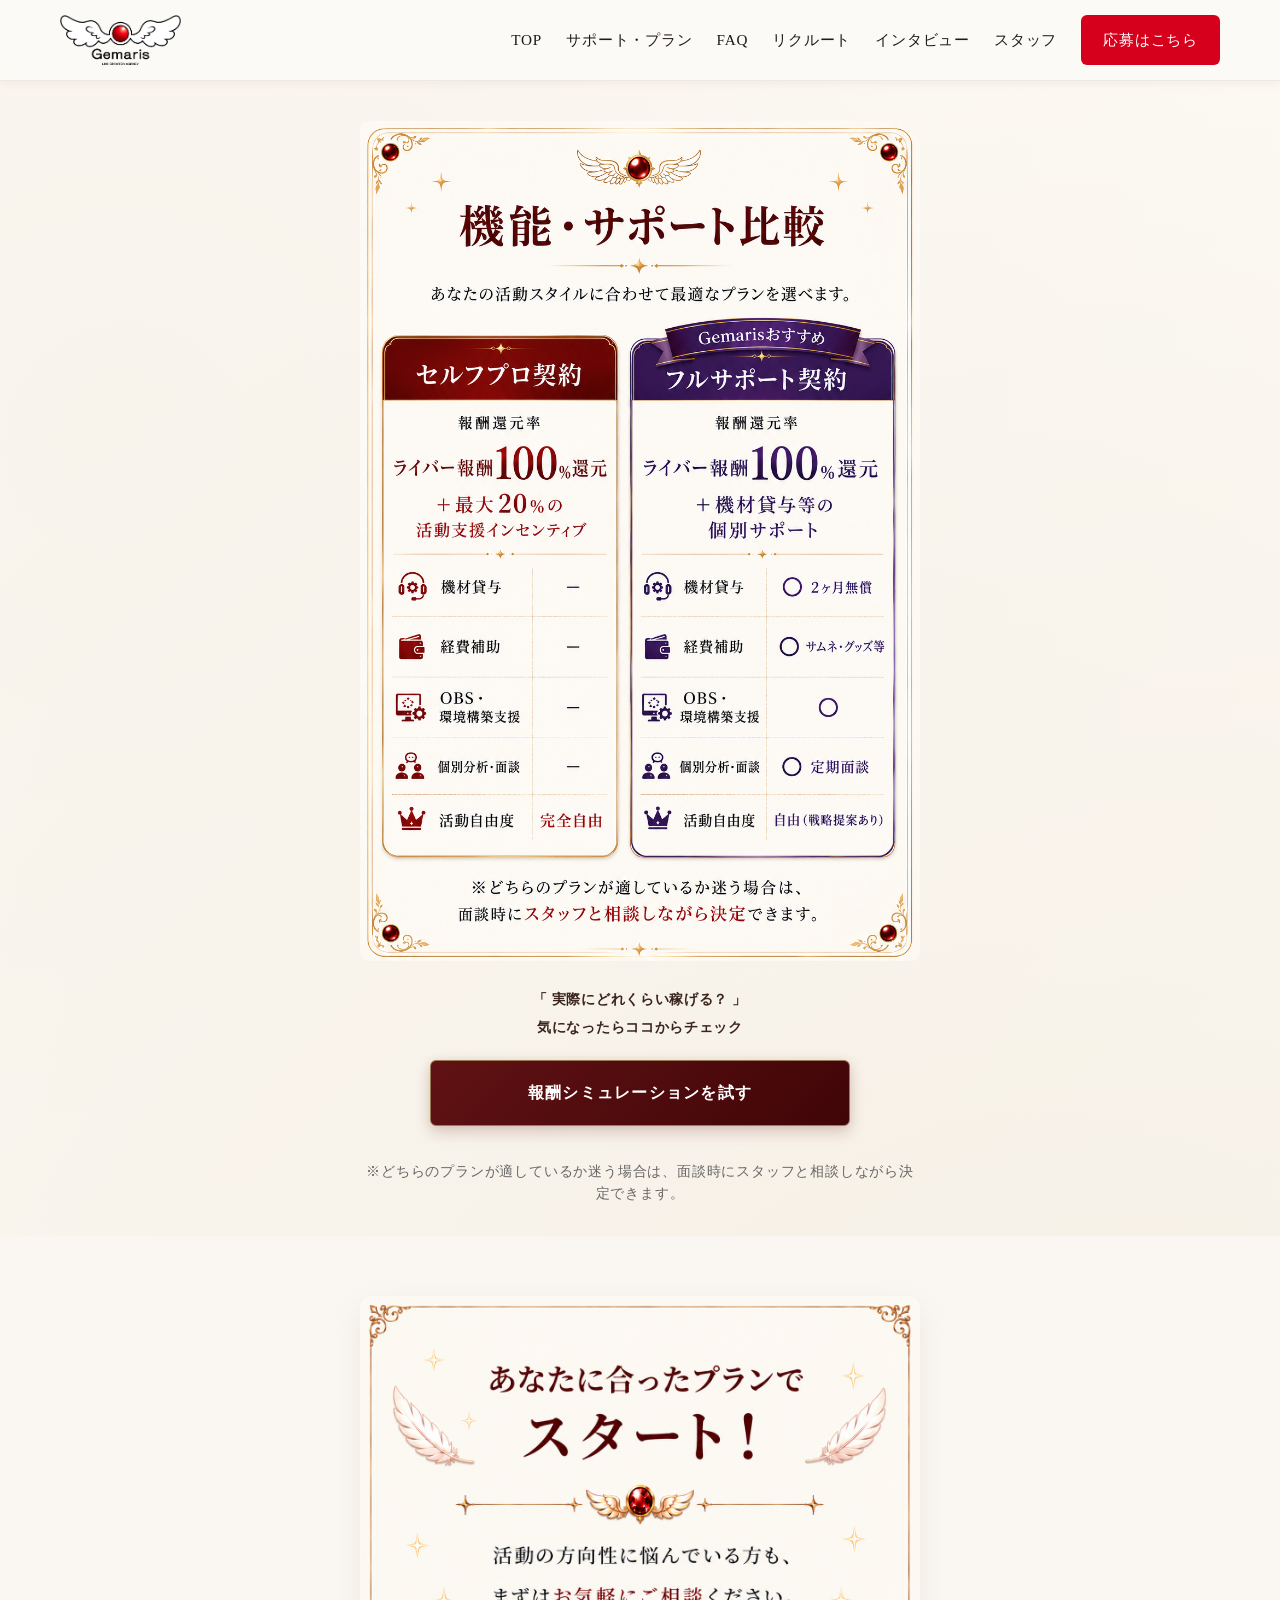
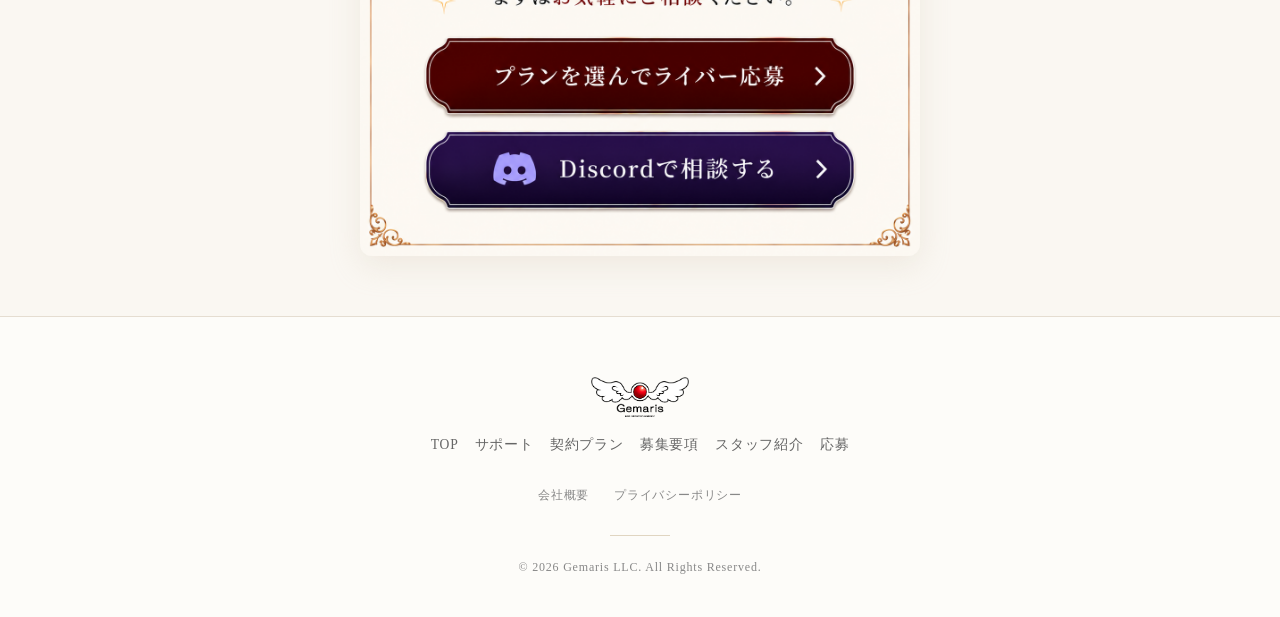
<file: plan.html>
<!DOCTYPE html>
<html lang="ja">
<head>
  <meta charset="UTF-8">
  <meta name="viewport" content="width=device-width, initial-scale=1.0">
  <title>契約プラン｜Gemaris</title>
  <meta name="description" content="Gemaris（ジェマリス）のライバー契約プラン。報酬還元率100%のセルフプロ契約と、機材貸与や経費補助が充実したフルサポート契約の2種類から選べます。">
  <link rel="stylesheet" href="css/style.css">
  <link rel="stylesheet" href="css/plan.css">
</head>
<body class="gemaris-theme">

<header class="header">
    <div class="container header-inner">
      <a href="index.html">
        <img src="images/logo.png" alt="Gemaris Logo" class="logo">
      </a>
      <button class="hamburger" id="js-hamburger" aria-label="メニューを開く">
        <span></span>
        <span></span>
        <span></span>
      </button>
      <nav class="nav-menu" id="js-nav-menu">
        <a href="index.html">TOP</a>
        <a href="index.html#plans">サポート・プラン</a>
        <a href="index.html#faq">FAQ</a>
        <a href="index.html#recruit-teaser">リクルート</a>
        <a href="index.html#story-section">インタビュー</a>
        <a href="index.html#staff-teaser">スタッフ</a>
        <a href="apply.html" class="apply-btn">応募はこちら</a>
      </nav>
    </div>
  </header>
  <section class="plan-hero-section">
  <div class="plan-hero-inner">
    <div class="plan-char-container">
      <img src="images/plan.png" alt="Gemaris 契約プラン（セルフプロ契約 還元率100% / フルサポート契約 還元率75〜95%）" class="plan-char-img">
    </div>
  </div>
</section>

<!-- 📊 報酬シミュレーション導線セクション（plan.css連動版） -->
<section class="simulation-lead-section">
  <div class="simulation-lead-container">
    <p class="simulation-lead-text">「 実際にどれくらい稼げる？ 」<br> 気になったらココからチェック</p>
    <a href="simulation.html" class="simulation-gold-btn">
       報酬シミュレーションを試す
    </a>
  </div>
</section>

<!-- 注記セクション -->

<section class="plan-note-section">
  <div class="container">
    <p class="comparison-note">
      ※どちらのプランが適しているか迷う場合は、面談時にスタッフと相談しながら決定できます。
    </p>
  </div>
</section>

<section class="cta-section section" style="padding: 60px 0; background-color: #faf7f2;">
  <div class="container" style="max-width: 600px; margin: 0 auto; padding: 0 15px;">
    
    <div class="cta-image-wrapper" style="position: relative; width: 100%; max-width: 560px; margin: 0 auto;">
      
      <img src="images/index-plan.png" alt="あなたに合ったプランでスタート！" style="width: 100%; height: auto; display: block; border-radius: 12px; box-shadow: 0 10px 30px rgba(215, 201, 182, 0.3);">
      
      <a href="apply.html" class="cta-invisible-link link-apply" style="
        position: absolute;
        display: block;
        width: 74%;
        height: 11%;
        left: 13%;
        top: 60.5%;
        background: rgba(255, 255, 255, 0);
        z-index: 10;
        cursor: pointer;
      " aria-label="プランを選んでライバー応募"></a>
      
      <a href="https://discord.gg/XXXXXXXX" target="_blank" class="cta-invisible-link link-discord" style="
        position: absolute;
        display: block;
        width: 74%;
        height: 11%;
        left: 13%;
        top: 77.5%;
        background: rgba(255, 255, 255, 0);
        z-index: 10;
        cursor: pointer;
      " aria-label="Discordで相談する"></a>
      
    </div>
  </div>
</section>

<footer class="footer">
    <div class="container">
      <div class="footer-logo">
        <img src="images/image(24).png" alt="Gemaris">
      </div>
      
      <div class="footer-links">
        <a href="index.html">TOP</a>
        <a href="support.html">サポート</a>
        <a href="plan.html">契約プラン</a>
        <a href="recruit.html">募集要項</a>
        <a href="staff.html">スタッフ紹介</a>
        <a href="apply.html">応募</a>
      </div>

      <div class="footer-sub-links" style="text-align: center; margin-top: 15px; margin-bottom: 15px;">
        <a href="company.html" style="font-size: 0.75rem; color: #888888; text-decoration: none; margin: 0 10px;">会社概要</a>
        <a href="privacy.html" style="font-size: 0.75rem; color: #888888; text-decoration: none; margin: 0 10px;">プライバシーポリシー</a>
      </div>

      <p class="copyright">© 2026 Gemaris LLC. All Rights Reserved.</p>
    </div>
  </footer>
  <script>
  const hamburger = document.getElementById('js-hamburger');
  const navMenu = document.getElementById('js-nav-menu');

  hamburger.addEventListener('click', () => {
      hamburger.classList.toggle('is-active');
      navMenu.classList.toggle('is-active');
  });
</script>
</body>
</html>
</file>
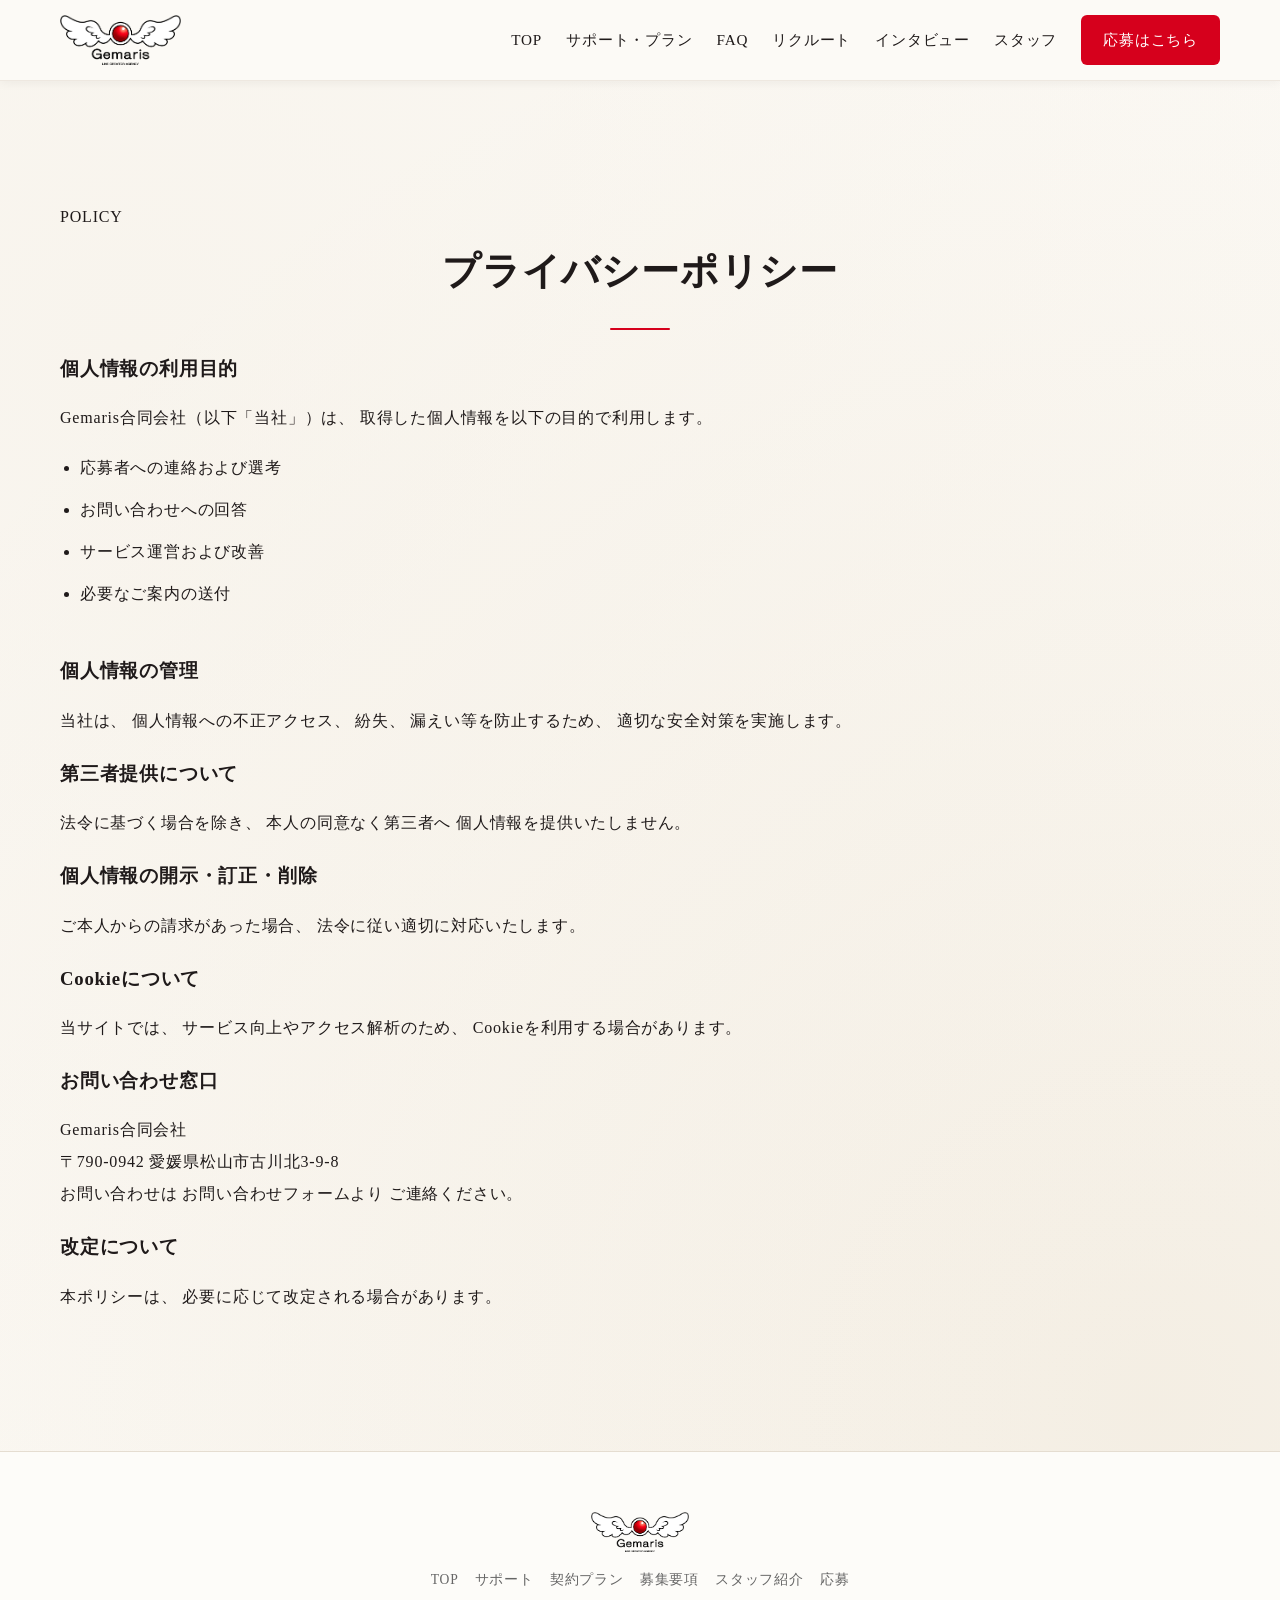
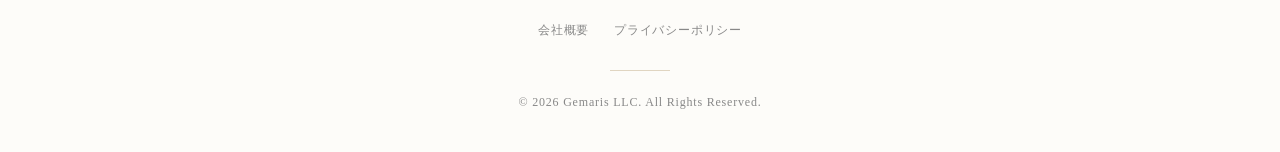
<file: privacy.html>
<!DOCTYPE html>
<html lang="ja">

<head>

<meta charset="UTF-8">
<meta name="viewport"
content="width=device-width, initial-scale=1.0">

<title>

プライバシーポリシー｜Gemaris

</title>

<meta name="description"
content="Gemaris合同会社のプライバシーポリシー">

<link rel="stylesheet"
href="css/style.css">

</head>

<body>

<!-- ==========================================
       👑 統一ヘッダーセクション（ここから）
       ========================================== -->
  <header class="header">
    <div class="container header-inner">
      <a href="index.html">
        <img src="images/logo.png" alt="Gemaris Logo" class="logo">
      </a>
      <button class="hamburger" id="js-hamburger" aria-label="メニューを開く">
        <span></span>
        <span></span>
        <span></span>
      </button>
      <nav class="nav-menu" id="js-nav-menu">
        <a href="index.html">TOP</a>
        <a href="index.html#plans">サポート・プラン</a>
        <a href="index.html#faq">FAQ</a>
        <a href="index.html#recruit-teaser">リクルート</a>
        <a href="index.html#story-section">インタビュー</a>
        <a href="index.html#staff-teaser">スタッフ</a>
        <a href="apply.html" class="apply-btn">応募はこちら</a>
      </nav>
    </div>
  </header>
  <!-- ==========================================
       👑 統一ヘッダーセクション（ここまで）
       ========================================== -->


<section class="page-hero section">

<div class="container">

<div class="section-title">

<span>

POLICY

</span>

<h2>

プライバシーポリシー

</h2>

</div>

<div class="policy-card">

<h3>

個人情報の利用目的

</h3>

<p>

Gemaris合同会社（以下「当社」）は、
取得した個人情報を以下の目的で利用します。

</p>

<ul>

<li>応募者への連絡および選考</li>

<li>お問い合わせへの回答</li>

<li>サービス運営および改善</li>

<li>必要なご案内の送付</li>

</ul>
<br>
<h3>

個人情報の管理

</h3>

<p>

当社は、
個人情報への不正アクセス、
紛失、
漏えい等を防止するため、
適切な安全対策を実施します。

</p>

<h3>

第三者提供について

</h3>

<p>

法令に基づく場合を除き、
本人の同意なく第三者へ
個人情報を提供いたしません。

</p>
<h3>

個人情報の開示・訂正・削除

</h3>

<p>

ご本人からの請求があった場合、
法令に従い適切に対応いたします。

</p>

<h3>

Cookieについて

</h3>

<p>

当サイトでは、
サービス向上やアクセス解析のため、
Cookieを利用する場合があります。

</p>

<h3>

お問い合わせ窓口

</h3>

<p>

Gemaris合同会社

<br>

〒790-0942

愛媛県松山市古川北3-9-8

<br>

お問い合わせは
お問い合わせフォームより
ご連絡ください。

</p>

<h3>

改定について

</h3>

<p>

本ポリシーは、
必要に応じて改定される場合があります。

</p>

</div>

</div>

</section>

<!-- ==========================================
       🏁 統一フッターセクション（html個別指定版）
       ========================================== -->
  <footer class="footer">
    <div class="container">
      <div class="footer-logo">
        <img src="images/image(24).png" alt="Gemaris">
      </div>
      
      <!-- メインナビ：セクションではなく、ページ（.html）単位でシンプルに繋ぐ -->
      <div class="footer-links">
        <a href="index.html">TOP</a>
        <a href="support.html">サポート</a>
        <a href="plan.html">契約プラン</a>
        <a href="recruit.html">募集要項</a>
        <a href="staff.html">スタッフ紹介</a>
        <a href="apply.html">応募</a>
      </div>

      <!-- サブナビ：会社概要とプライバシーポリシー -->
      <div class="footer-sub-links" style="text-align: center; margin-top: 15px; margin-bottom: 15px;">
        <a href="company.html" style="font-size: 0.75rem; color: #888888; text-decoration: none; margin: 0 10px;">会社概要</a>
        <a href="privacy.html" style="font-size: 0.75rem; color: #888888; text-decoration: none; margin: 0 10px;">プライバシーポリシー</a>
      </div>

      <p class="copyright">© 2026 Gemaris LLC. All Rights Reserved.</p>
    </div>
  </footer>
  <!-- ==========================================
       🏁 統一フッターセクション（ここまで）
       ========================================== -->
<script>
    const hamburger = document.getElementById('js-hamburger');
    const navMenu = document.getElementById('js-nav-menu');

    // ハンバーガーボタンのクリックイベント
    hamburger.addEventListener('click', () => {
        navMenu.classList.toggle('is-active');
    });

    // 💡 別のページから「戻る」で戻ってきたときに状態を完全リセットする魔法の処理
    window.addEventListener('pageshow', (event) => {
        // キャッシュから読み込まれた場合（戻るボタンなど）でも強制リセット
        if (navMenu) {
            navMenu.classList.remove('is-active');
        }
    });

    // リンクをクリックしてメニューが閉じないバグもついでに予防（念のため）
    const navLinks = navMenu.querySelectorAll('a');
    navLinks.forEach(link => {
        link.addEventListener('click', () => {
            navMenu.classList.remove('is-active');
        });
    });
</script>
</body>

</html>
</file>
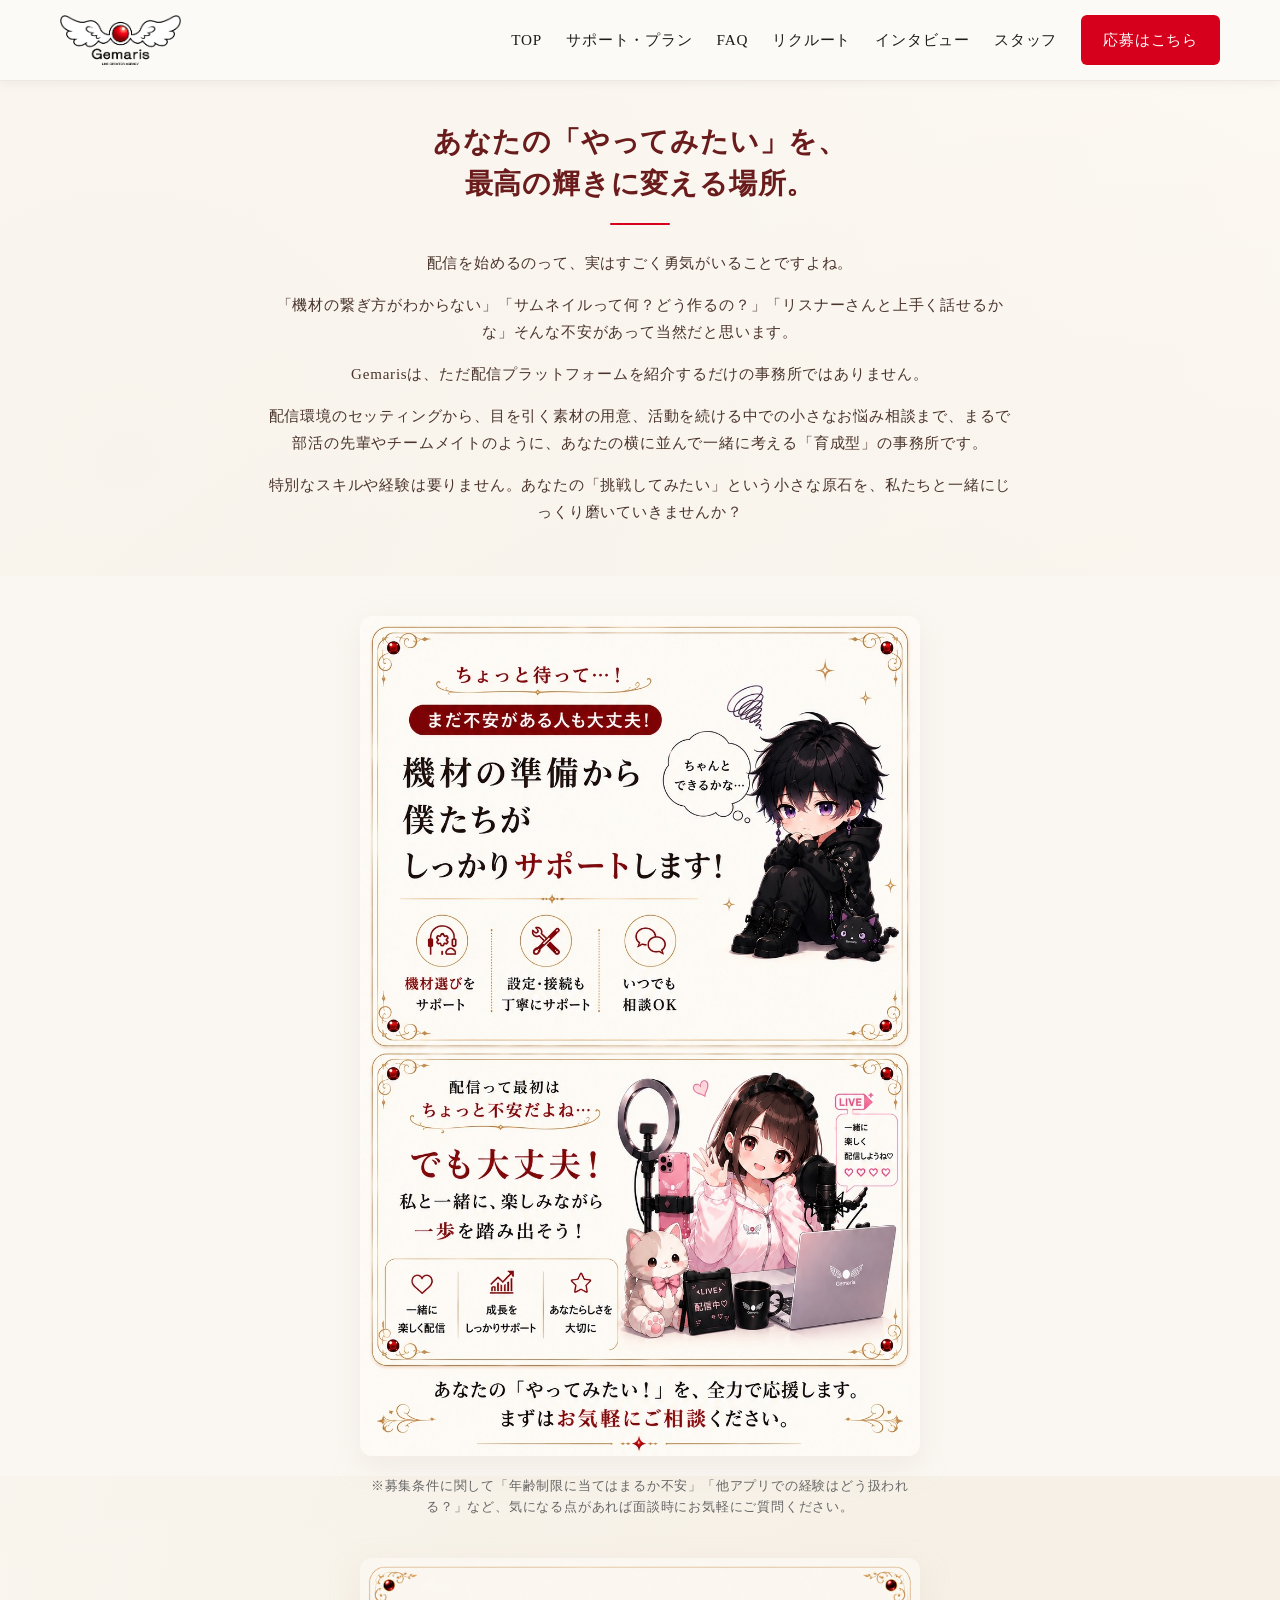
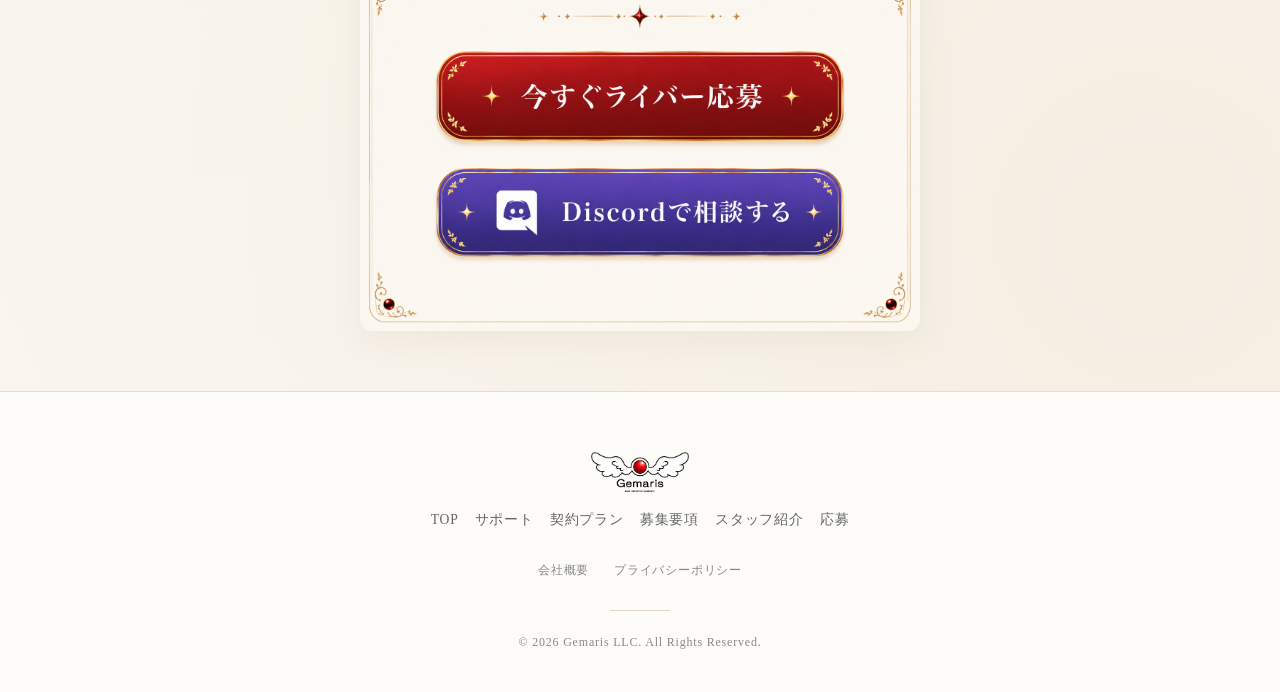
<file: recruit.html>
<!DOCTYPE html>
<html lang="ja">
<head>
  <meta charset="UTF-8">
  <meta name="viewport" content="width=device-width, initial-scale=1.0">
  <title>ライバー募集（WANTED）｜Gemaris</title>
  <meta name="description" content="Gemaris（ジェマリス）のライバー募集要項。特別なスキルや経験は不要です。あなたの「やってみたい」を最高の輝きに変える場所で、一緒に一歩を踏み出してみませんか？">
  <link rel="stylesheet" href="css/style.css">
  <link rel="stylesheet" href="css/recruit.css">

  <style>
    .recruit-characters-banner-section {
      padding: 40px 0 20px 0;
      background-color: #faf7f2; /* サイト全体のトーンと調和する淡いクリーム背景 */
    }
    .recruit-characters-banner-container {
      max-width: 600px; /* apply.htmlなどのバナー道線と横幅を完全同期 */
      margin: 0 auto;
      padding: 0 15px;
    }
    .recruit-characters-banner-box {
      width: 100%;
      max-width: 560px;
      margin: 0 auto;
    }
    .recruit-characters-banner-box img {
      width: 100%;
      height: auto;
      display: block;
      border-radius: 12px; /* 共通デザインの美しい角丸 */
      box-shadow: 0 10px 30px rgba(215, 201, 182, 0.25); /* リッチな立体感を演出する陰影 */
    }
  </style>
</head>
<body class="gemaris-theme">

<!-- ==========================================
       👑 統一ヘッダーセクション（ここから）
       ========================================== -->
  <header class="header">
    <div class="container header-inner">
      <a href="index.html">
        <img src="images/logo.png" alt="Gemaris Logo" class="logo">
      </a>
      <button class="hamburger" id="js-hamburger" aria-label="メニューを開く">
        <span></span>
        <span></span>
        <span></span>
      </button>
      <nav class="nav-menu" id="js-nav-menu">
        <a href="index.html">TOP</a>
        <a href="index.html#plans">サポート・プラン</a>
        <a href="index.html#faq">FAQ</a>
        <a href="index.html#recruit-teaser">リクルート</a>
        <a href="index.html#story-section">インタビュー</a>
        <a href="index.html#staff-teaser">スタッフ</a>
        <a href="apply.html" class="apply-btn">応募はこちら</a>
      </nav>
    </div>
  </header>
  <!-- ==========================================
       👑 統一ヘッダーセクション（ここまで）
       ========================================== -->

<div class="recruit-page-wrapper">
  <div class="container-recruit">

<section class="section-message">
      <h2>あなたの「やってみたい」を、<br>最高の輝きに変える場所。</h2>
      <div class="main-text">
        <p>配信を始めるのって、実はすごく勇気がいることですよね。</p>
        <p>「機材の繋ぎ方がわからない」「サムネイルって何？どう作るの？」「リスナーさんと上手く話せるかな」そんな不安があって当然だと思います。</p>
        <p>Gemarisは、ただ配信プラットフォームを紹介するだけの事務所ではありません。</p>
        <p>配信環境のセッティングから、目を引く素材の用意、活動を続ける中での小さなお悩み相談まで、まるで部活の先輩やチームメイトのように、あなたの横に並んで一緒に考える「育成型」の事務所です。</p>
        <p>特別なスキルや経験は要りません。あなたの「挑戦してみたい」という小さな原石を、私たちと一緒にじっくり磨いていきませんか？</p>
      </div>
    </section>

    <!-- 💡 【ごっそり抜去完了】ここに居座っていた recruit.png の画像セクションを綺麗に消去したで！ -->

    <!-- 💡 新しい神イラスト「recruit02.png」が抜群のタイミングで登場する完璧な流れや！ -->
    <section class="recruit-characters-banner-section">
      <div class="recruit-characters-banner-container">
        <div class="recruit-characters-banner-box">
          <img src="images/recruit02.png" alt="かいちょとRisaからのサポートメッセージ">
        </div>
      </div>
    </section>

    <section class="recruit-note-section">
      <p class="recruit-note">
        ※募集条件に関して「年齢制限に当てはまるか不安」「他アプリでの経験はどう扱われる？」など、気になる点があれば面談時にお気軽にご質問ください。
      </p>
    </section>

<section class="section-buttons" style="padding: 20px 0 40px 0; background: transparent; text-align: center;">
      <div class="recruit-action-container" style="
        width: 100%;
        max-width: 560px;
        margin: 0 auto;
        border-radius: 12px;
        overflow: hidden;
        box-shadow: 0 10px 30px rgba(215, 201, 182, 0.25);
      ">
        <img src="images/recruit03.png" alt="今すぐライバー応募 / Discordで相談する" class="recruit-action-img" usemap="#recruit-action-map" id="js-recruit-action-img" style="width: 100%; height: auto; display: block; border: none;">
        
        <map name="recruit-action-map">
          <area shape="rect" coords="145,210,980,455" href="apply.html" alt="今すぐライバー応募" class="map-link">
          <area shape="rect" coords="145,560,980,805" href="https://discord.gg/xxxxx" target="_blank" alt="Discordで相談する" class="map-link">
        </map>
      </div>
    </section>

  </div>
</div>

<!-- ==========================================
       🏁 統一フッターセクション（html個別指定版）
       ========================================== -->
  <footer class="footer">
    <div class="container">
      <div class="footer-logo">
        <img src="images/image(24).png" alt="Gemaris">
      </div>
      
      <!-- メインナビ：セクションではなく、ページ（.html）単位でシンプルに繋ぐ -->
      <div class="footer-links">
        <a href="index.html">TOP</a>
        <a href="support.html">サポート</a>
        <a href="plan.html">契約プラン</a>
        <a href="recruit.html">募集要項</a>
        <a href="staff.html">スタッフ紹介</a>
        <a href="apply.html">応募</a>
      </div>

      <!-- サブナビ：会社概要とプライバシーポリシー -->
      <div class="footer-sub-links" style="text-align: center; margin-top: 15px; margin-bottom: 15px;">
        <a href="company.html" style="font-size: 0.75rem; color: #888888; text-decoration: none; margin: 0 10px;">会社概要</a>
        <a href="privacy.html" style="font-size: 0.75rem; color: #888888; text-decoration: none; margin: 0 10px;">プライバシーポリシー</a>
      </div>

      <p class="copyright">© 2026 Gemaris LLC. All Rights Reserved.</p>
    </div>
  </footer>
  <!-- ==========================================
       🏁 統一フッターセクション（ここまで）
       ========================================== -->

<script>
// 🌟 recruit03.png 用：イメージマップの座標を画面サイズに合わせて自動リサイズする処理
  const actionImg = document.getElementById('js-recruit-action-img');
  const actionAreas = document.querySelectorAll('map[name="recruit-action-map"] area');
  
  // 元の画像サイズ（固定値）
  const actOriginalWidth = 1125;
  const actOriginalHeight = 1018;
  
  // 元の画像内の2つのボタンの座標「左上X, 左上Y, 右下X, 右下Y」
  const actOriginalCoords = [
      [145, 210, 980, 455], // 1つ目：今すぐライバー応募
      [145, 560, 980, 805]  // 2つ目：Discordで相談する
  ];

  function resizeActionMap() {
      if(!actionImg || actionAreas.length === 0) return;
      
      const currentWidth = actionImg.clientWidth;
      const currentHeight = actionImg.clientHeight;

      const ratioX = currentWidth / actOriginalWidth;
      const ratioY = currentHeight / actOriginalHeight;

      actionAreas.forEach((area, index) => {
          const coords = actOriginalCoords[index];
          const newCoords = [
              Math.round(coords[0] * ratioX),
              Math.round(coords[1] * ratioY),
              Math.round(coords[2] * ratioX),
              Math.round(coords[3] * ratioY)
          ];
          area.setAttribute('coords', newCoords.join(','));
      });
  }

  // イベント登録
  window.addEventListener('load', resizeActionMap);
  window.addEventListener('resize', resizeActionMap);
  if (actionImg && actionImg.complete) {
      resizeActionMap();
  }
  // 1. ハンバーガーメニュー制御
  const hamburger = document.getElementById('js-hamburger');
  const navMenu = document.getElementById('js-nav-menu');

  hamburger.addEventListener('click', () => {
      navMenu.classList.toggle('is-active');
      hamburger.classList.toggle('is-active');
  });

  window.addEventListener('pageshow', () => {
      if (navMenu) navMenu.classList.remove('is-active');
      if (hamburger) hamburger.classList.remove('is-active');
  });

  // 💡 【超スッキリ】recruit.pngを抜いたことで、重たかったイメージマップの自動計算スクリプトも全部消去して超絶軽量化したで！
</script>
</body>
</html>
</file>
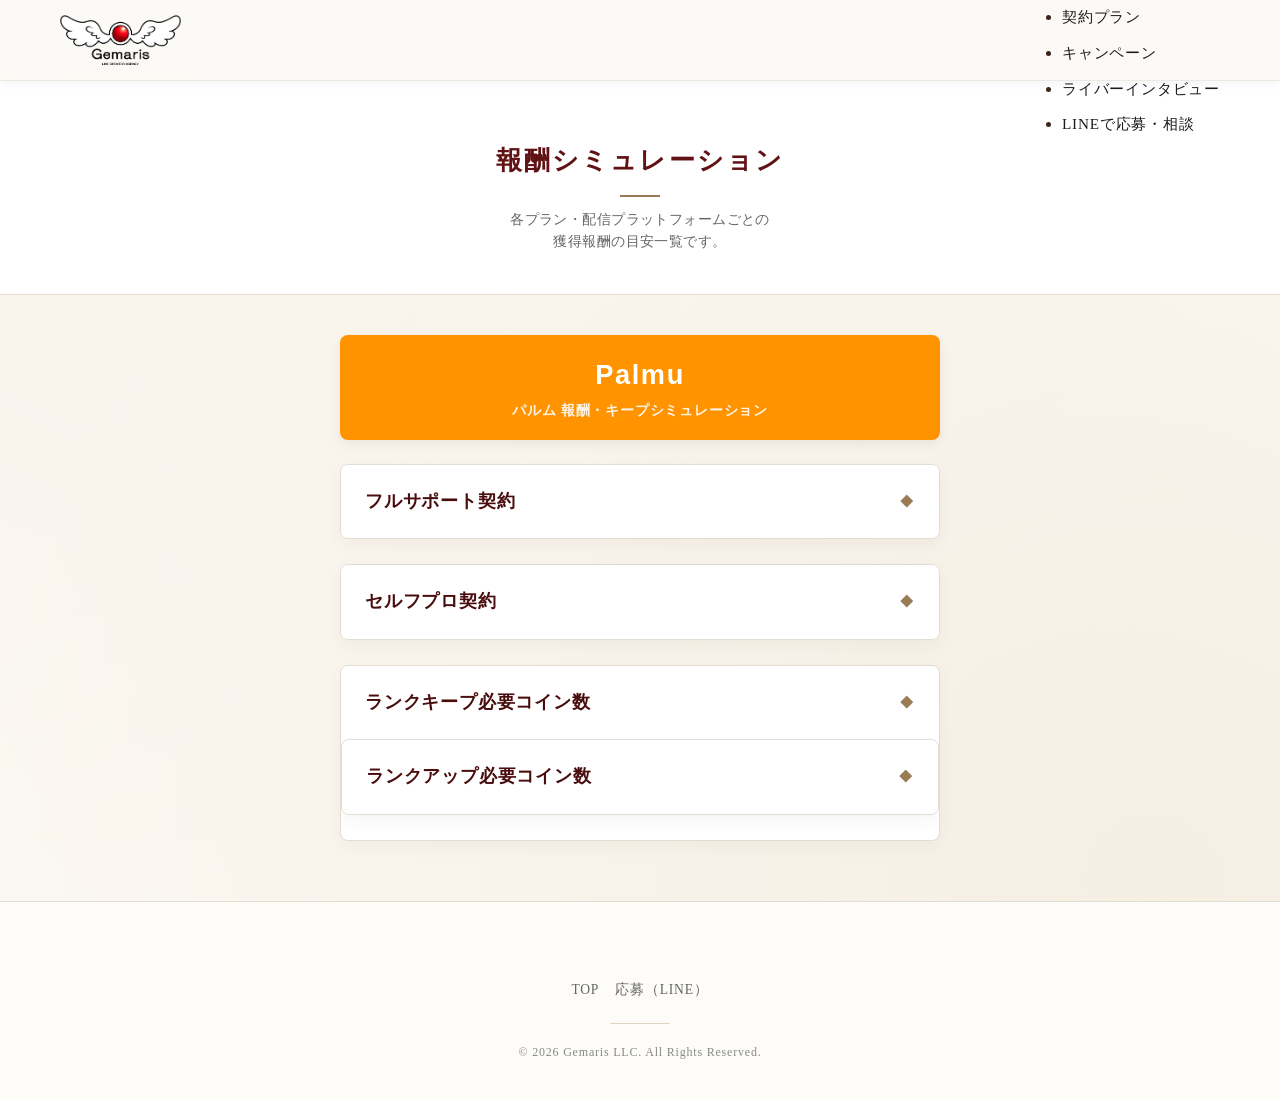
<file: simulation.html>
﻿<!DOCTYPE html>
<html lang="ja">
<head>
  <meta charset="UTF-8">
  <meta name="viewport" content="width=device-width, initial-scale=1.0">
  <title>報酬シミュレーション｜Gemaris</title>
  <meta name="description" content="Gemaris（ジェマリス）所属ライバーのランク別報酬シミュレーション目安一覧。各配信アプリにおけるセルフプロプラン・フルサポートプランの獲得報酬額をひと目で確認できます。">
  <link rel="stylesheet" href="css/style.css">
  <link rel="stylesheet" href="css/simulation.css">

  <style>
    .rankup-table{width:100%;table-layout:fixed;border-collapse:collapse;}
    .rankup-table th:nth-child(1),.rankup-table td:nth-child(1){width:32%;}
    .rankup-table th:nth-child(2),.rankup-table td:nth-child(2){width:34%;}
    .rankup-table th:nth-child(3),.rankup-table td:nth-child(3){width:34%;}
    .rankup-table th,.rankup-table td{white-space:nowrap;}
    .rankup-table .rankup-key td{font-weight:800;}
    @media(max-width:768px){
      .rankup-table th,.rankup-table td{padding:11px 5px;font-size:12px;}
      .rankup-table .rank-lbl{font-size:12px;}
      .rankup-table .num{font-size:12px;}
    }
  </style>
</head>
<body class="gemaris-theme">

 <!-- ヘッダー -->
  <header class="header">
    <div class="container header-inner">
      <a href="index.html" class="logo-link">
        <img src="images/logo.png" alt="Gemaris Logo" class="logo">
      </a>
      <button class="hamburger" id="js-hamburger" aria-label="メニューを開く">
        <span></span>
        <span></span>
        <span></span>
      </button>
      <nav class="nav-menu" id="js-nav-menu">
        <ul class="nav-list">
          <li><a href="#top" class="nav-link">TOP</a></li>
          <li><a href="#palmu" class="nav-link">Palmu紹介</a></li>
          <li><a href="#plan" class="nav-link">契約プラン</a></li>
          <li><a href="#campaign" class="nav-link">キャンペーン</a></li>
          <li><a href="#interview" class="nav-link">ライバーインタビュー</a></li>
          <li><a href="https://lin.ee/PKv1zts" target="_blank" rel="noopener noreferrer" class="nav-link btn-nav-cta pulse-anim">LINEで応募・相談</a></li>
        </ul>
      </nav>
    </div>
  </header>
  <section class="simulation-header">
    <div class="container">
      <h1>報酬シミュレーション</h1>
      <p>各プラン・配信プラットフォームごとの<br>獲得報酬の目安一覧です。</p>
    </div>
  </section>

<main class="simulation-main">

  <div class="app-section-block">
    <div class="app-placard palmu-color">
      <span class="app-logo-text">Palmu</span>
      <span class="app-sub-text">パルム 報酬・キープシミュレーション</span>
    </div>

    <div class="table-container">
      <details>
        <summary>フルサポート契約</summary>
        <div class="details-content">
          
          <table>
            <thead>
              <tr>
                <th>ランク</th>
                <th>配信ダイヤ</th>
                <th>報酬</th>
              </tr>
            </thead>
            <tbody>
              <tr><td class="rank">C1</td><td class="num">200</td><td class="num my-reward">¥2,520</td></tr>
              <tr><td class="rank">C2</td><td class="num">500</td><td class="num my-reward">¥6,300</td></tr>
              <tr><td class="rank">C3</td><td class="num">1,000</td><td class="num my-reward">¥12,600</td></tr>
              <tr><td class="rank">B1</td><td class="num">2,600</td><td class="num my-reward">¥30,120</td></tr>
              <tr><td class="rank">B2</td><td class="num">4,000</td><td class="num my-reward">¥41,600</td></tr>
              <tr><td class="rank">B3</td><td class="num">6,500</td><td class="num my-reward">¥64,400</td></tr>
              <tr><td class="rank">A1</td><td class="num">10,000</td><td class="num my-reward">¥103,200</td></tr>
              <tr><td class="rank">A2</td><td class="num">12,500</td><td class="num my-reward">¥131,600</td></tr>
              <tr><td class="rank">A3</td><td class="num">18,000</td><td class="num my-reward">¥176,000</td></tr>
              <tr><td class="rank">A4</td><td class="num">22,000</td><td class="num my-reward">¥222,400</td></tr>
              <tr><td class="rank">A5</td><td class="num">30,000</td><td class="num my-reward">¥288,000</td></tr>
              <tr><td class="rank">S</td><td class="num">45,000</td><td class="num my-reward">¥424,000</td></tr>
              <tr><td class="rank">SS</td><td class="num">64,000</td><td class="num my-reward">¥604,000</td></tr>
            </tbody>
          </table>
          <div class="table-note">※ 2026/05のスコアの中央値を元に算出した報酬目安です。</div>
        </div>
      </details>
    </div>

<div class="table-container">
      <details>
        <summary>セルフプロ契約</summary>
        <div class="details-content">
        
          <div class="rate-display-block">
            <span class="rate-tag-label">月間獲得ダイヤ別還元率</span>
            <div class="rate-chips">
              <span class="rate-chip"><strong class="chip-rank">30,000未満</strong><strong class="chip-val">100%</strong></span>
              <span class="rate-chip"><strong class="chip-rank">30,000〜</strong><strong class="chip-val">110%</strong></span>
              <span class="rate-chip"><strong class="chip-rank">100,000〜</strong><strong class="chip-val">115%</strong></span>
              <span class="rate-chip"><strong class="chip-rank">300,000〜</strong><strong class="chip-val">120%</strong></span>
            </div>
          </div>
        
          <table>
            <thead>
              <tr>
                <th>ランク</th>
                <th>配信ダイヤ</th>
                <th>報酬</th>
              </tr>
            </thead>
            <tbody>
              <tr><td class="rank">C1</td><td class="num">200</td><td class="num my-reward">¥2,520</td></tr>
              <tr><td class="rank">C2</td><td class="num">500</td><td class="num my-reward">¥6,300</td></tr>
              <tr><td class="rank">C3</td><td class="num">1,000</td><td class="num my-reward">¥12,600</td></tr>
              <tr><td class="rank">B1</td><td class="num">2,600</td><td class="num my-reward">¥33,120</td></tr>
              <tr><td class="rank">B2</td><td class="num">4,000</td><td class="num my-reward">¥45,760</td></tr>
              <tr><td class="rank">B3</td><td class="num">6,500</td><td class="num my-reward">¥70,840</td></tr>
              <tr><td class="rank">A1</td><td class="num">10,000</td><td class="num my-reward">¥118,680</td></tr>
              <tr><td class="rank">A2</td><td class="num">12,500</td><td class="num my-reward">¥151,340</td></tr>
              <tr><td class="rank">A3</td><td class="num">18,000</td><td class="num my-reward">¥202,400</td></tr>
              <tr><td class="rank">A4</td><td class="num">22,000</td><td class="num my-reward">¥255,760</td></tr>
              <tr><td class="rank">A5</td><td class="num">30,000</td><td class="num my-reward">¥331,200</td></tr>
              <tr><td class="rank">S</td><td class="num">45,000</td><td class="num my-reward">¥508,800</td></tr>
              <tr><td class="rank">SS</td><td class="num">64,000</td><td class="num my-reward">¥724,800</td></tr>
            </tbody>
          </table>
          <div class="table-note">※ 2026/05のスコアの中央値を元に算出した報酬目安です。</div>
        </div>
      </details>
    </div>

    <div class="table-container">
      <details>
        <summary>ランクキープ必要コイン数</summary>
        <div class="details-content">
          <div class="keep-table-wrapper">
            <table class="keep-table">
              <thead>
                <tr>
                  <th>ランク</th>
                  <th>キープ目安</th>
                  <th>4週間目安</th>
                  <th>プラン</th>
                </tr>
              </thead>
              <tbody>
                <tr><td class="rank-lbl">B1</td><td class="num">24,300</td><td class="num">97,200</td><td class="plan-badge p-a">A</td></tr>
                <tr><td class="rank-lbl">B2</td><td class="num">32,000</td><td class="num">128,000</td><td class="plan-badge p-a">A</td></tr>
                <tr><td class="rank-lbl">B3</td><td class="num">48,000</td><td class="num">192,000</td><td class="plan-badge p-c">C</td></tr>
                <tr><td class="rank-lbl">A1</td><td class="num">79,000</td><td class="num">316,000</td><td class="plan-badge p-b">B</td></tr>
                <tr><td class="rank-lbl">A2</td><td class="num">102,000</td><td class="num">408,000</td><td class="plan-badge p-b">B</td></tr>
                <tr><td class="rank-lbl">A3</td><td class="num">130,000</td><td class="num">520,000</td><td class="plan-badge p-c">C</td></tr>
                <tr><td class="rank-lbl">A4</td><td class="num">168,000</td><td class="num">672,000</td><td class="plan-badge p-c">C</td></tr>
                <tr><td class="rank-lbl">A5</td><td class="num">210,000</td><td class="num">840,000</td><td class="plan-badge p-c">C</td></tr>
                <tr class="highlight-s-row"><td class="rank-lbl">S</td><td class="num">305,000</td><td class="num">1,220,000</td><td class="plan-badge p-c">C</td></tr>
                <tr><td class="rank-lbl">SS</td><td class="num">435,000</td><td class="num">1,740,000</td><td class="plan-badge p-c">C</td></tr>
              </tbody>
            </table>
          </div>
          
          <div class="meter-plan-box">
            <p class="meter-note-title">※ ランク毎にキープ効率の良いメータープラン（下記）が推奨されます</p>
            <div class="meter-cards">
              <div class="meter-card">
                <span class="m-badge p-a">プラン A</span>
                <p>＋4を1回 / ＋2を2回</p>
              </div>
              <div class="meter-card">
                <span class="m-badge p-b">プラン B</span>
                <p>＋4を2回</p>
              </div>
              <div class="meter-card">
                <span class="m-badge p-c">プラン C</span>
                <p>＋6を1回</p>
              </div>
            </div>
          </div>
        </div>
      </details>

    <div class="table-container">
      <details>
        <summary>ランクアップ必要コイン数</summary>
        <div class="details-content">
          <div class="keep-table-wrapper">
            <table class="keep-table rankup-table">
              <thead><tr><th>ランク</th><th>必要コイン数</th><th>累計</th></tr></thead>
              <tbody>
                <tr><td class="rank-lbl">D → C1</td><td class="num">600</td><td class="num">600</td></tr>
                <tr><td class="rank-lbl">C1 → C2</td><td class="num">4,415</td><td class="num">5,015</td></tr>
                <tr><td class="rank-lbl">C2 → C3</td><td class="num">10,793</td><td class="num">15,809</td></tr>
                <tr class="rankup-key"><td class="rank-lbl">C3 → B1</td><td class="num">21,529</td><td class="num">37,338</td></tr>
                <tr><td class="rank-lbl">B1 → B2</td><td class="num">49,950</td><td class="num">87,288</td></tr>
                <tr><td class="rank-lbl">B2 → B3</td><td class="num">70,650</td><td class="num">157,938</td></tr>
                <tr class="rankup-key"><td class="rank-lbl">B3 → A1</td><td class="num">99,120</td><td class="num">257,058</td></tr>
                <tr><td class="rank-lbl">A1 → A2</td><td class="num">148,260</td><td class="num">405,318</td></tr>
                <tr><td class="rank-lbl">A2 → A3</td><td class="num">188,400</td><td class="num">593,718</td></tr>
                <tr><td class="rank-lbl">A3 → A4</td><td class="num">245,400</td><td class="num">839,118</td></tr>
                <tr><td class="rank-lbl">A4 → A5</td><td class="num">297,600</td><td class="num">1,136,718</td></tr>
                <tr><td class="rank-lbl">A5 → S</td><td class="num">373,800</td><td class="num">1,510,518</td></tr>
                <tr><td class="rank-lbl">S → SS</td><td class="num">546,000</td><td class="num">2,056,518</td></tr>
              </tbody>
            </table>
          </div>
          <div class="table-note">※ 累計はDランクから各ランクへ到達するまでに必要なコイン数です。</div>
        </div>
      </details>
    </div>
    </div>
  </div>

</main>

 <!-- フッター -->
  <footer class="footer">
    <div class="container">
      <div class="footer-links">
        <a href="index.html">TOP</a>
        <a href="https://lin.ee/PKv1zts" target="_blank" rel="noopener noreferrer">応募（LINE）</a>
      </div>

          <p class="copyright">&copy; 2026 Gemaris LLC. All Rights Reserved.</p>
    </div>
  </footer>

  <script>
    const hamburger = document.getElementById('js-hamburger');
    const navMenu = document.getElementById('js-nav-menu');

    hamburger.addEventListener('click', () => {
        hamburger.classList.toggle('is-active');
        navMenu.classList.toggle('is-active');
    });
  </script>
</body>
</html>
</file>
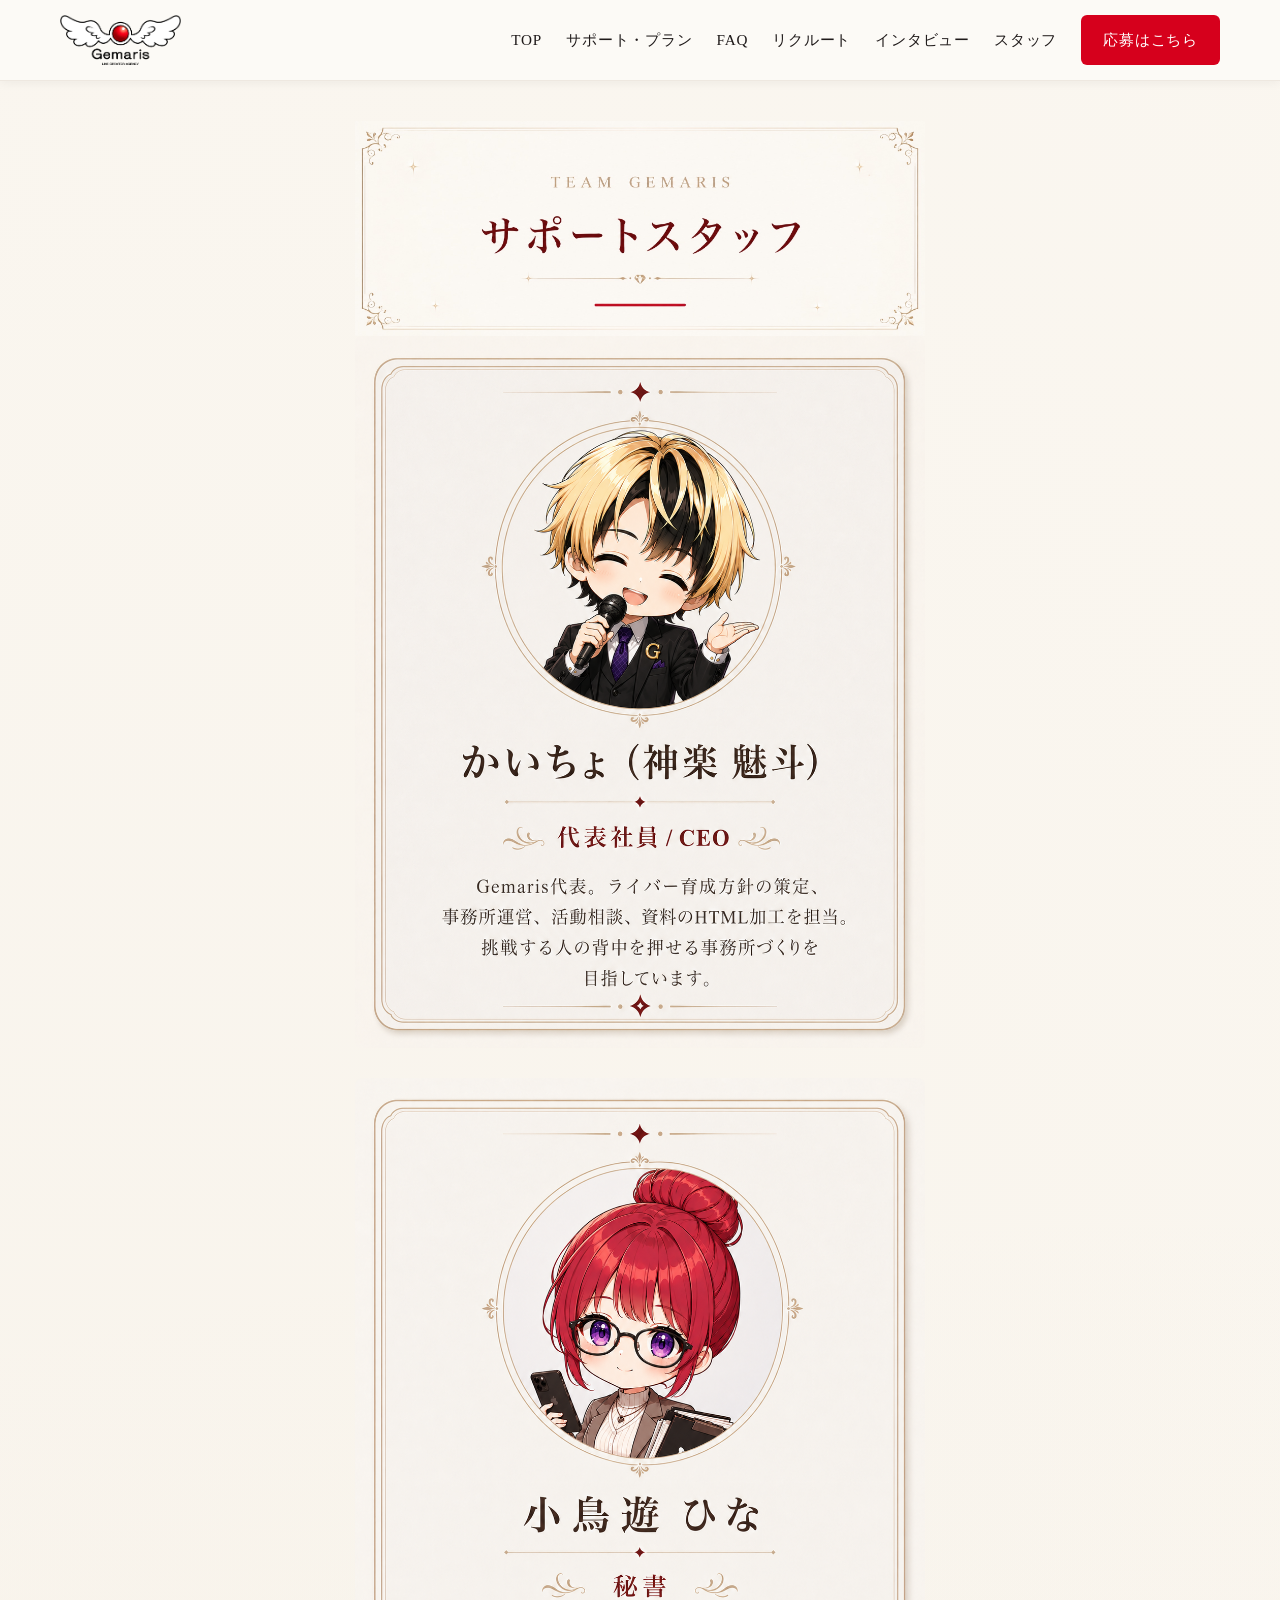
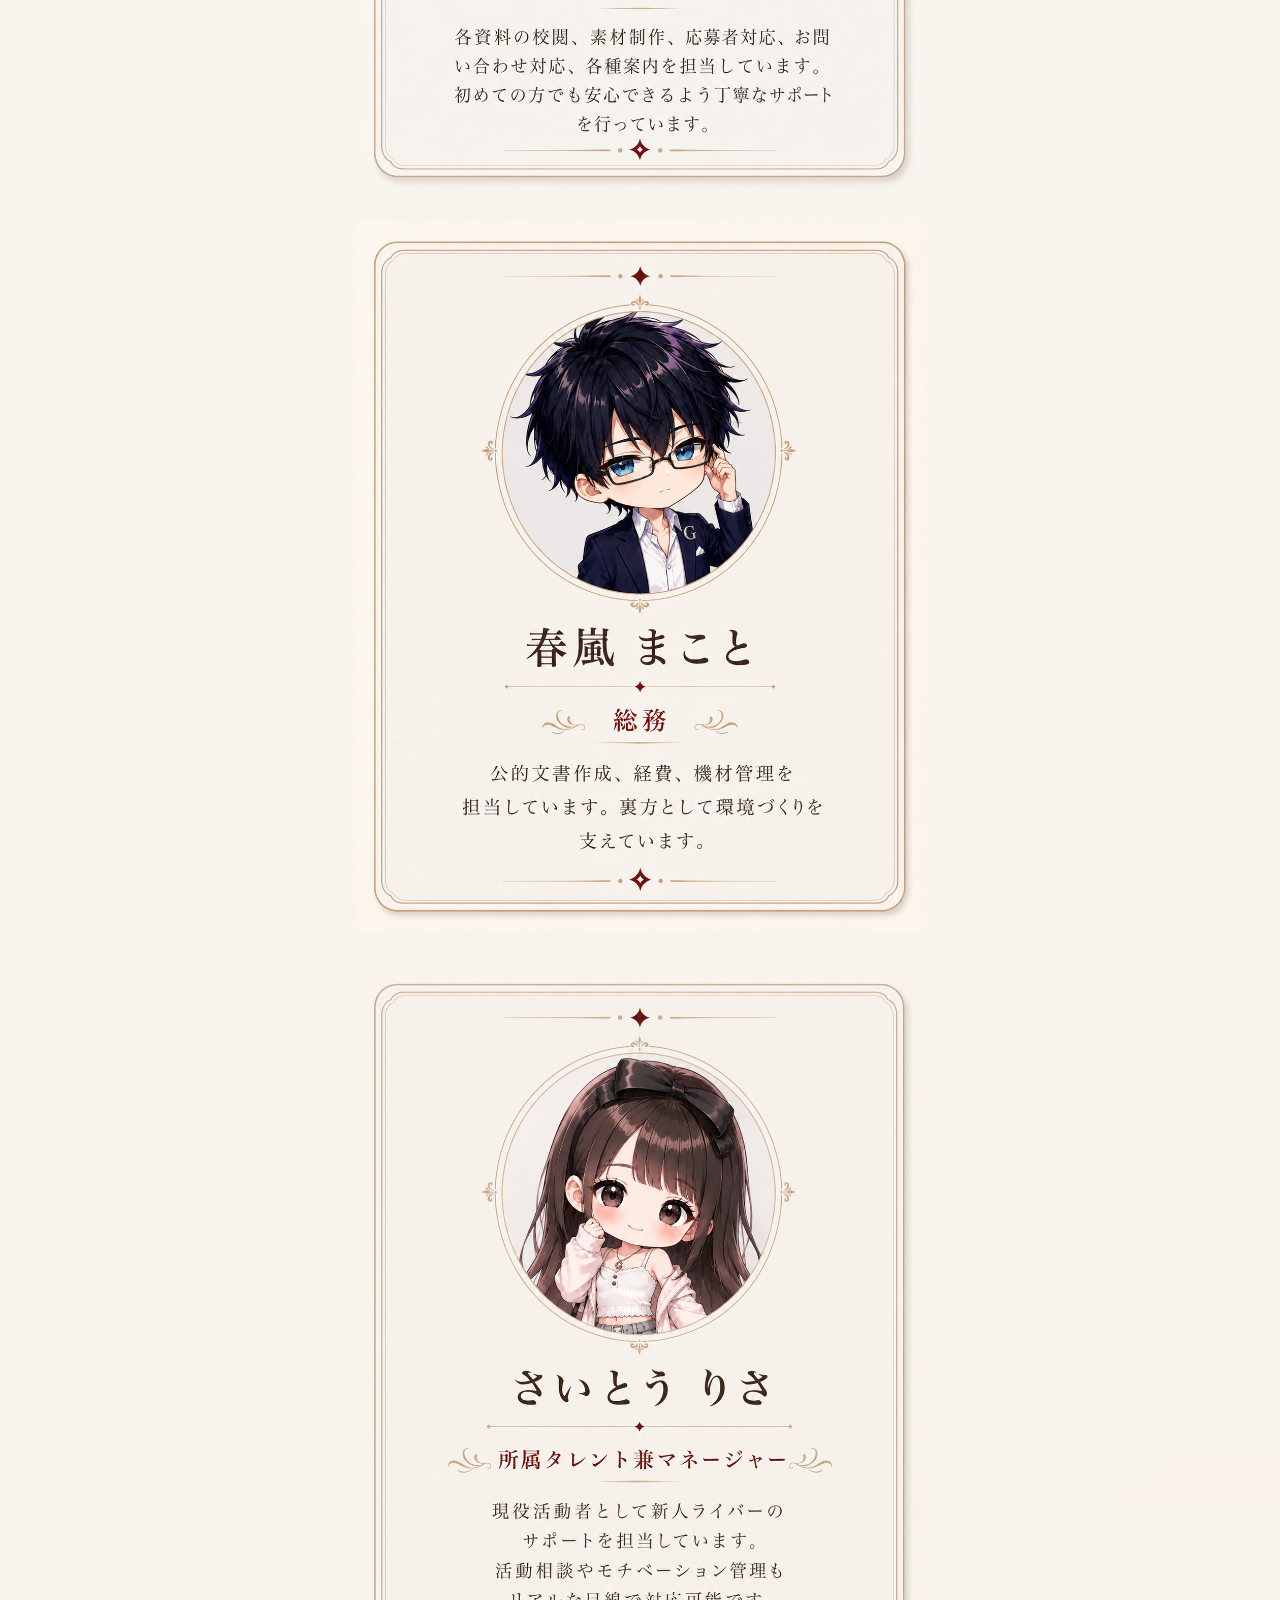
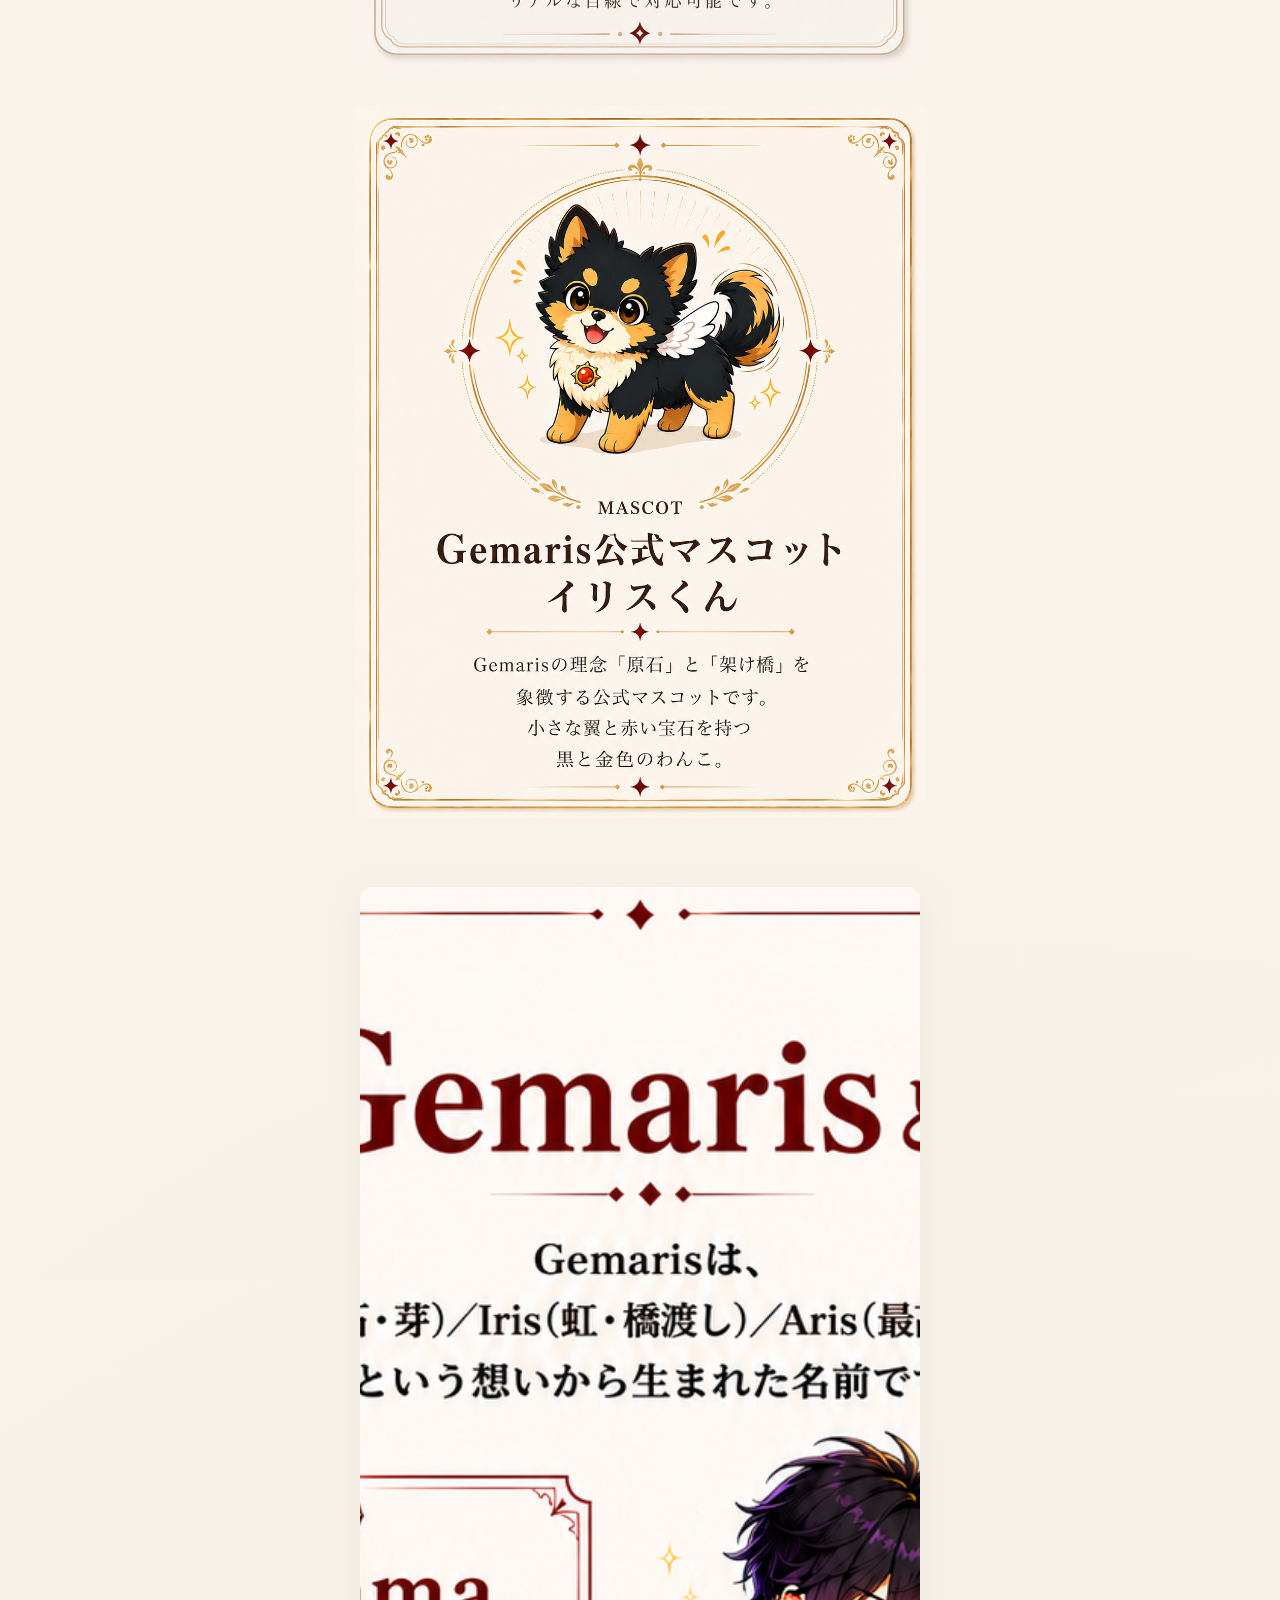
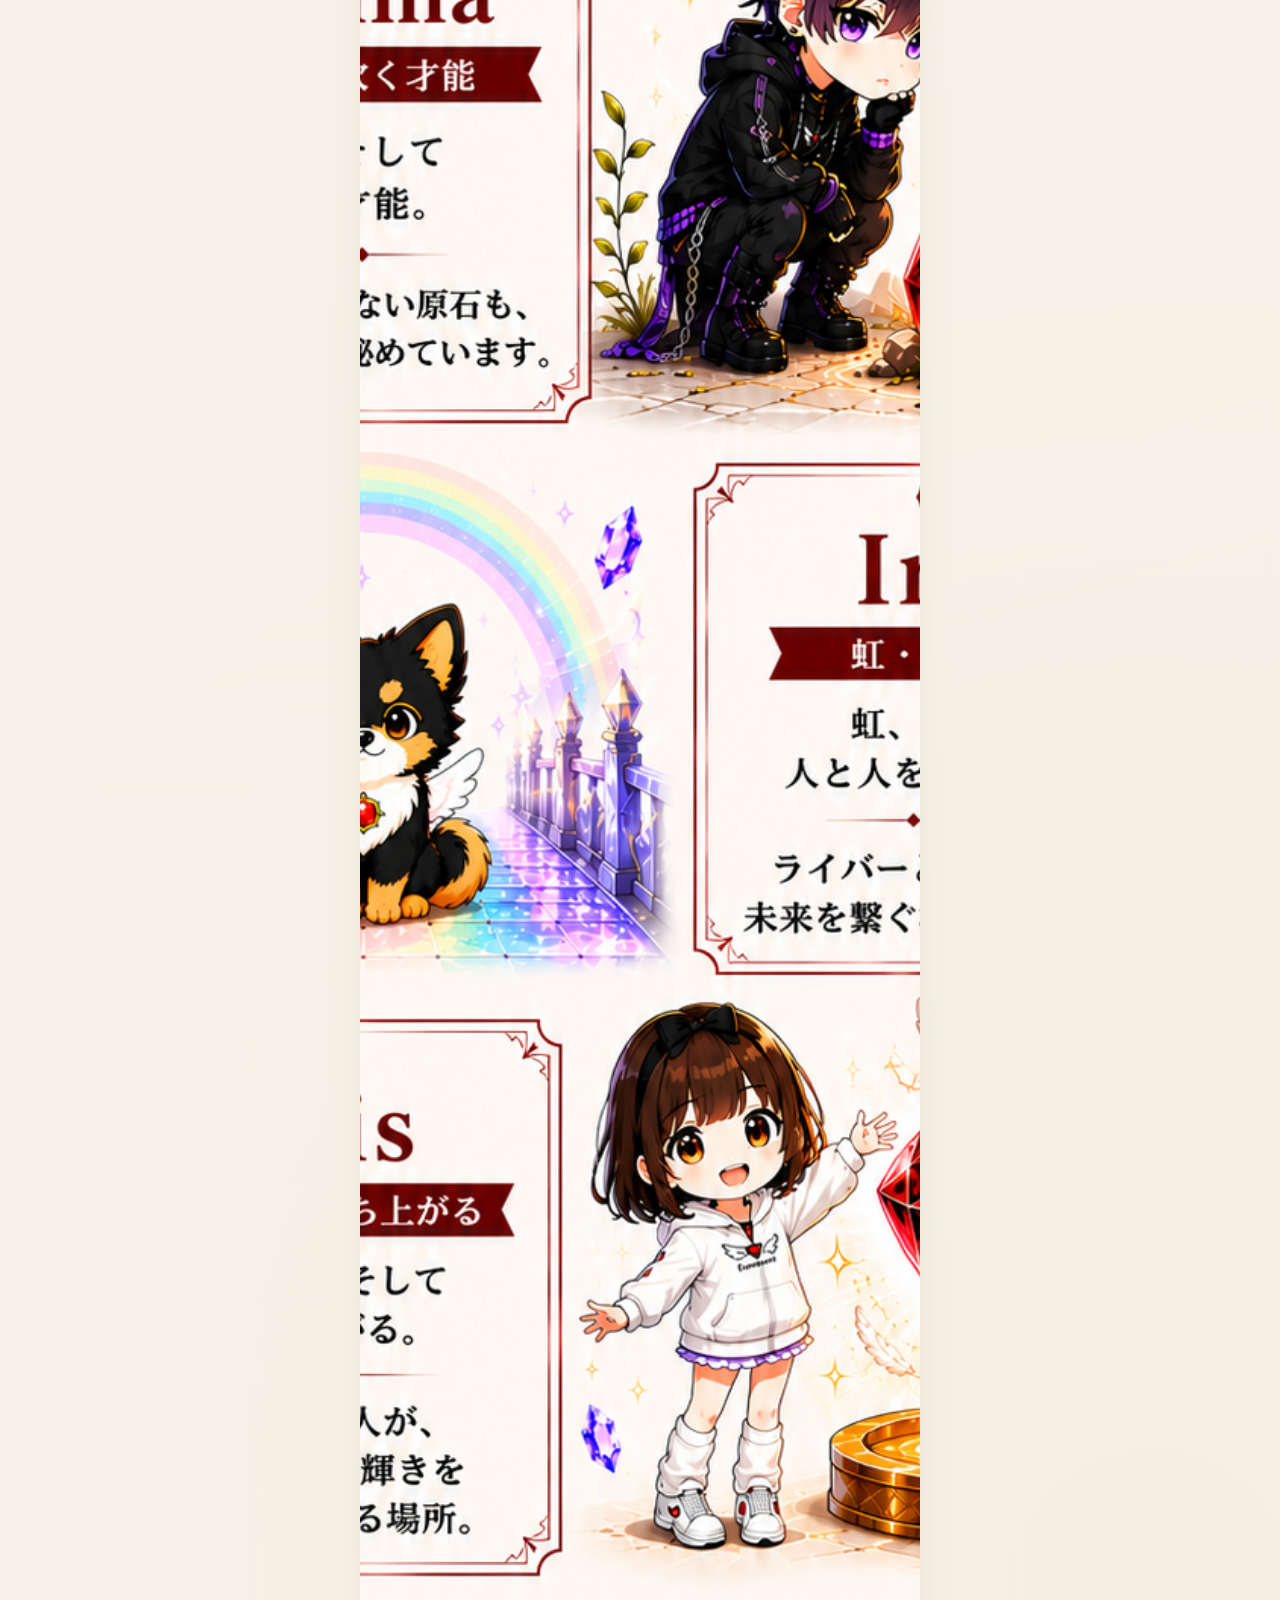
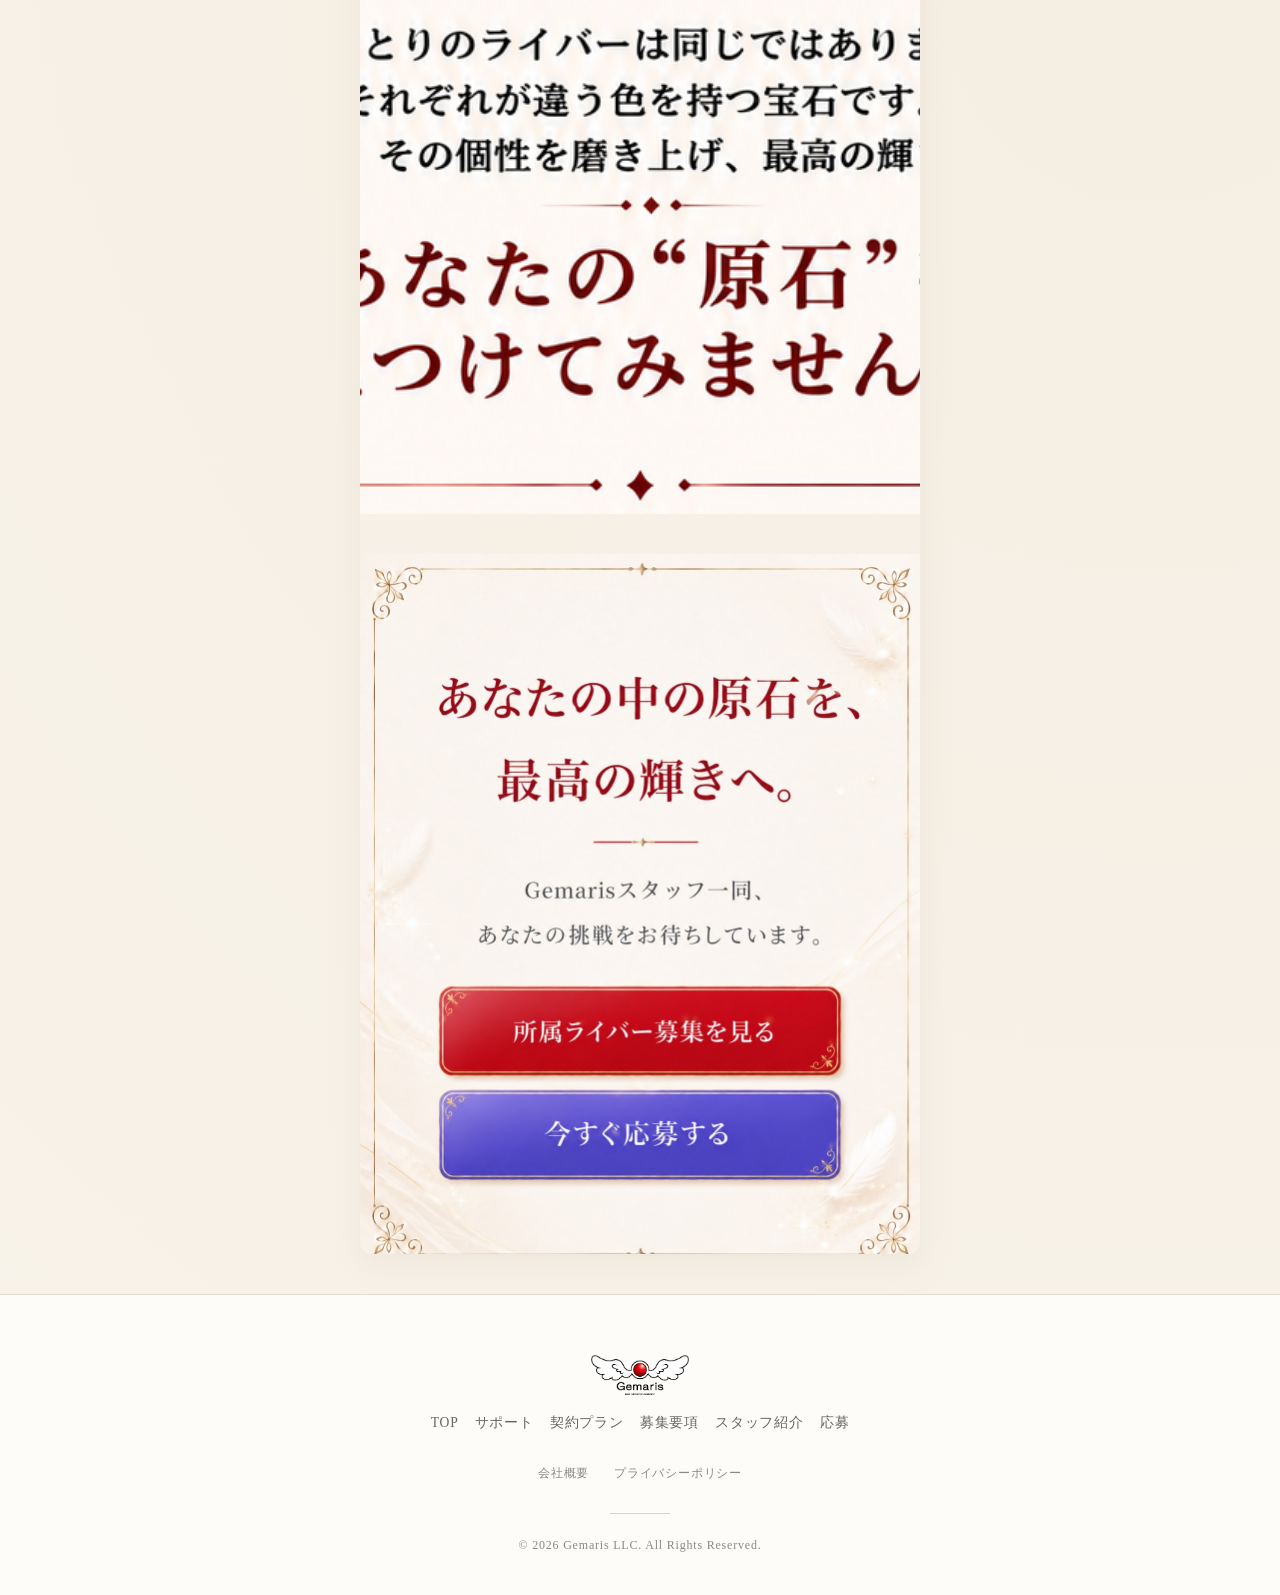
<file: staff.html>
<!DOCTYPE html>
<html lang="ja">
<head>
  <meta charset="UTF-8">
  <meta name="viewport" content="width=device-width, initial-scale=1.0">
  <title>スタッフ紹介｜Gemaris</title>
  <meta name="description" content="Gemaris（ジェマリス）を支えるスタッフ・マスコットの紹介。それぞれの専門分野を持ったスタッフが、ライバーが安心して活動できるよう全力でサポートしています。">
  <link rel="stylesheet" href="css/style.css">
  <link rel="stylesheet" href="css/staff.css">
</head>
<body class="gemaris-theme">

<header class="header">
    <div class="container header-inner">
      <a href="index.html">
        <img src="images/logo.png" alt="Gemaris Logo" class="logo">
      </a>
      <button class="hamburger" id="js-hamburger" aria-label="メニューを開く">
        <span></span>
        <span></span>
        <span></span>
      </button>
      <nav class="nav-menu" id="js-nav-menu">
        <a href="index.html">TOP</a>
        <a href="index.html#plans">サポート・プラン</a>
        <a href="index.html#faq">FAQ</a>
        <a href="index.html#recruit-teaser">リクルート</a>
        <a href="index.html#story-section">インタビュー</a>
        <a href="index.html#staff-teaser">スタッフ</a>
        <a href="apply.html" class="apply-btn">応募はこちら</a>
      </nav>
    </div>
  </header>
  <div id="profile-area" class="profile-section-wrapper" style="padding-top: 40px;">
  <div class="container" style="max-width: 600px; margin: 0 auto; padding: 0 15px;">

      <img src="images/staff05.png" alt="TEAM GEMARIS サポートスタッフ" style="width: 100%; height: auto; display: block; border: none;">


    <div class="staff-card-wrap" style="width: 100%; margin-bottom: 30px;">
      <img src="images/staff-kaicho.png" alt="代表社員 / CEO かいちょ（神楽 魁斗）" style="width: 100%; height: auto; display: block; border-radius: 8px;">
    </div>

    <div class="staff-card-wrap" style="width: 100%; margin-bottom: 30px;">
      <img src="images/staff-hina.png" alt="秘書 小鳥遊 ひな" style="width: 100%; height: auto; display: block; border-radius: 8px;">
    </div>

    <div class="staff-card-wrap" style="width: 100%; margin-bottom: 30px;">
      <img src="images/staff-makoto.png" alt="総務 春嵐 まこと" style="width: 100%; height: auto; display: block; border-radius: 8px;">
    </div>

    <div class="staff-card-wrap" style="width: 100%; margin-bottom: 30px;">
      <img src="images/staff-risa.png" alt="所属タレント兼マネージャー さいとう りさ" style="width: 100%; height: auto; display: block; border-radius: 8px;">
    </div>

    <div class="staff-card-wrap" style="width: 100%; margin-bottom: 30px;">
      <img src="images/staff-iris.png" alt="Gemaris公式マスコット イリスくん" style="width: 100%; height: auto; display: block; border-radius: 8px;">
    </div>

  </div>
</div>

  <section class="section staff-combined-cta-section" id="staff-cta" style="padding: 40px 0; background: transparent;">
    <div class="container" style="max-width: 600px; margin: 0 auto; padding: 0 15px;">
      
      <div class="apply-banner-wrap" style="
        position: relative;
        width: 100%;
        max-width: 560px;
        margin: 0 auto;
        border-radius: 12px;
        overflow: hidden;
        box-shadow: 0 10px 30px rgba(215, 201, 182, 0.25);
      ">
      
          <div class="legend-wide-banner-wrap" style="
      width: 100vw;               /* 🚨 画面の横幅ぴったり100%に広げる */
      position: relative;
      left: 50%;
      transform: translateX(-50%); /* 🚨 外側のcontainer枠の余白を強制リセットして端まで敷き詰める */
      margin: 0 0 40px 0;         /* 下のスタッフ一覧との間に綺麗な余白を確保 */
      overflow: hidden;
    ">
      <img src="images/TOP2.png" alt="Gemaris TOPライバー かいちょ & りさ" style="
        width: 100%;
        height: auto;
        display: block;
        margin: 0;
        padding: 0;
      ">
    </div>
      
        <img src="images/staff03.png" alt="あなたの中の原石を、最高の輝きへ。" style="width: 100%; height: auto; display: block; border: none;">
        
        <a href="recruit.html" class="apply-invisible-link link-staff-recruit" style="
          position: absolute;
          display: block;
          width: 76%;
          height: 11.0%;
          left: 12%;
          top: 60.5%;
          background: transparent;
          z-index: 100;
          cursor: pointer;
          -webkit-tap-highlight-color: rgba(0,0,0,0);
        " aria-label="所属ライバー募集を見る"></a>
        
        <a href="apply.html" class="apply-invisible-link link-staff-apply" style="
          position: absolute;
          display: block;
          width: 76%;
          height: 11.0%;
          left: 12%;
          top: 75.6%;
          background: transparent;
          z-index: 100;
          cursor: pointer;
          -webkit-tap-highlight-color: rgba(0,0,0,0);
        " aria-label="今すぐ応募する"></a>
      </div>

    </div>
  </section>

<footer class="footer">
    <div class="container">
      <div class="footer-logo">
        <img src="images/image(24).png" alt="Gemaris">
      </div>
      
      <div class="footer-links">
        <a href="index.html">TOP</a>
        <a href="support.html">サポート</a>
        <a href="plan.html">契約プラン</a>
        <a href="recruit.html">募集要項</a>
        <a href="staff.html">スタッフ紹介</a>
        <a href="apply.html">応募</a>
      </div>

      <div class="footer-sub-links" style="text-align: center; margin-top: 15px; margin-bottom: 15px;">
        <a href="company.html" style="font-size: 0.75rem; color: #888888; text-decoration: none; margin: 0 10px;">会社概要</a>
        <a href="privacy.html" style="font-size: 0.75rem; color: #888888; text-decoration: none; margin: 0 10px;">プライバシーポリシー</a>
      </div>

      <p class="copyright">© 2026 Gemaris LLC. All Rights Reserved.</p>
    </div>
  </footer>
<script>
  const hamburger = document.getElementById('js-hamburger');
  const navMenu = document.getElementById('js-nav-menu');

  hamburger.addEventListener('click', () => {
      navMenu.classList.toggle('is-active');
      hamburger.classList.toggle('is-active');
  });

  window.addEventListener('pageshow', () => {
      if (navMenu) navMenu.classList.remove('is-active');
      if (hamburger) hamburger.classList.remove('is-active');
  });
</script>
</body>
</html>
</file>
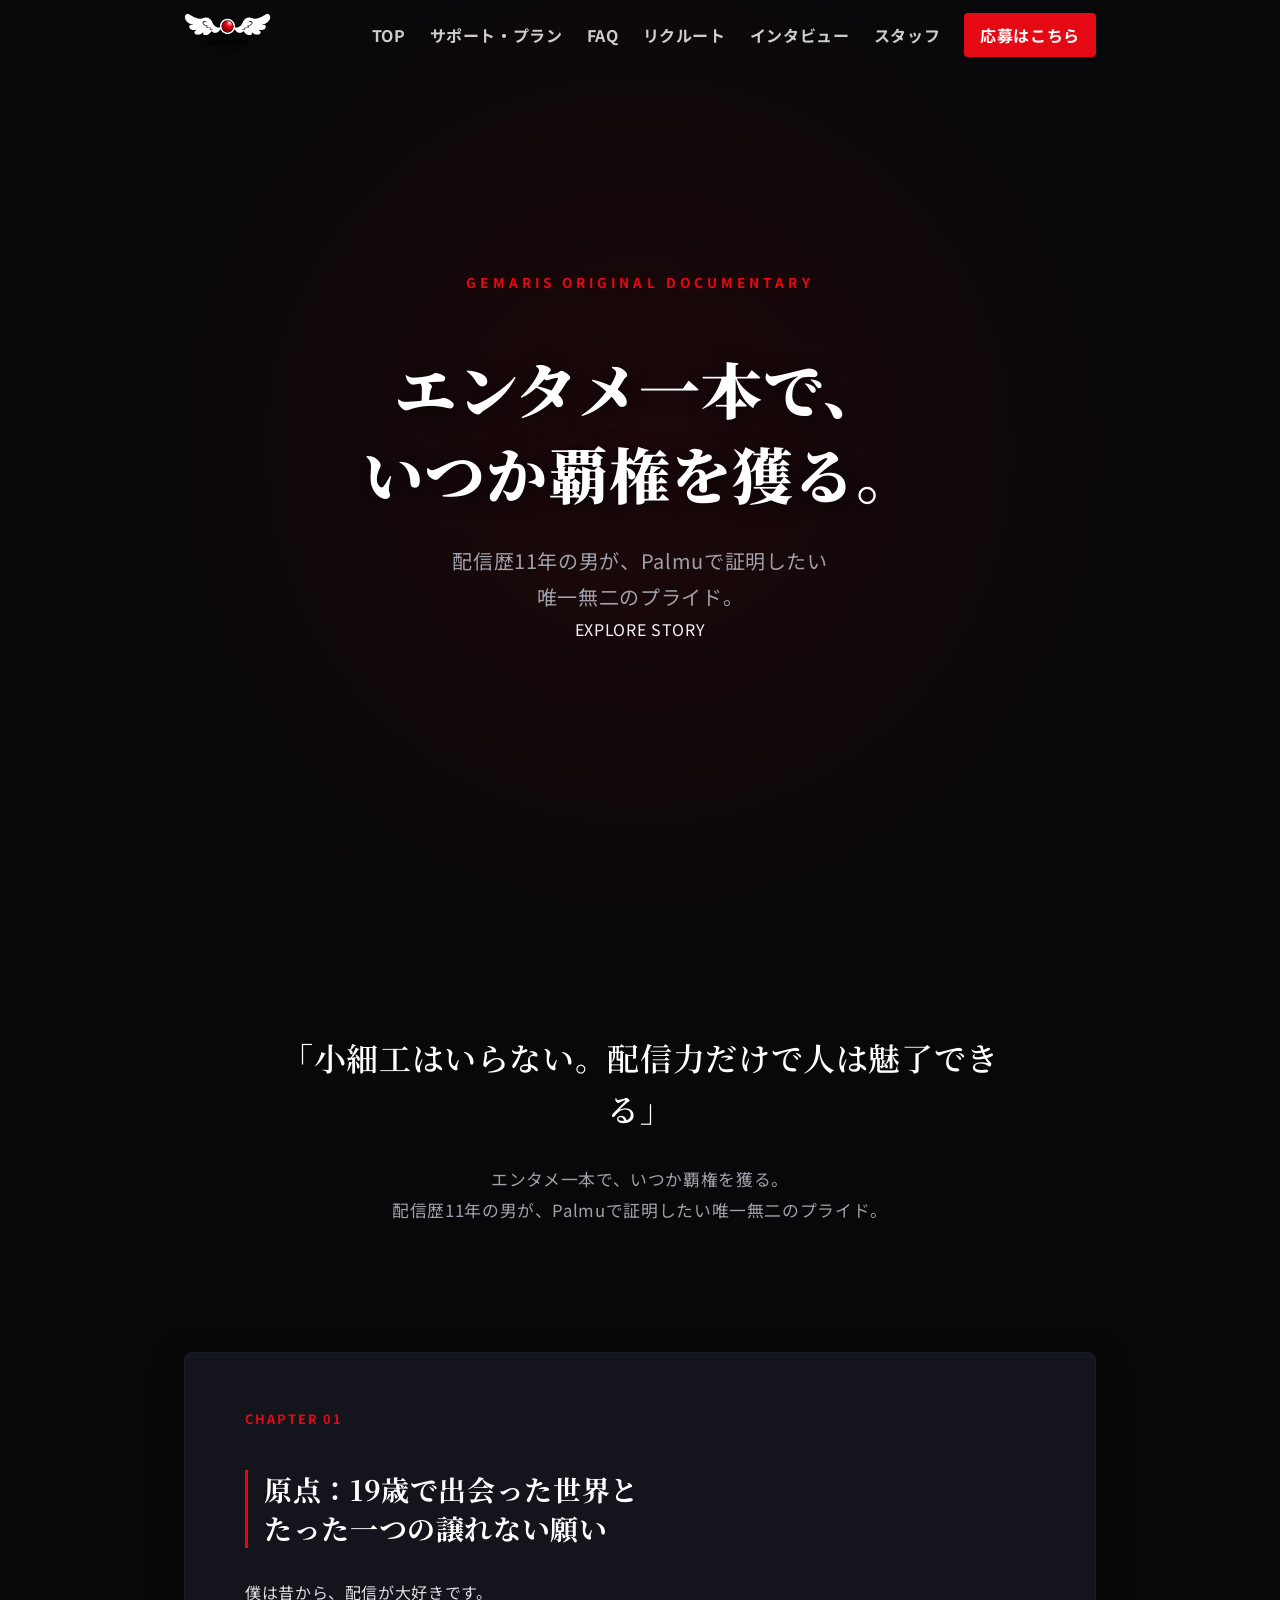
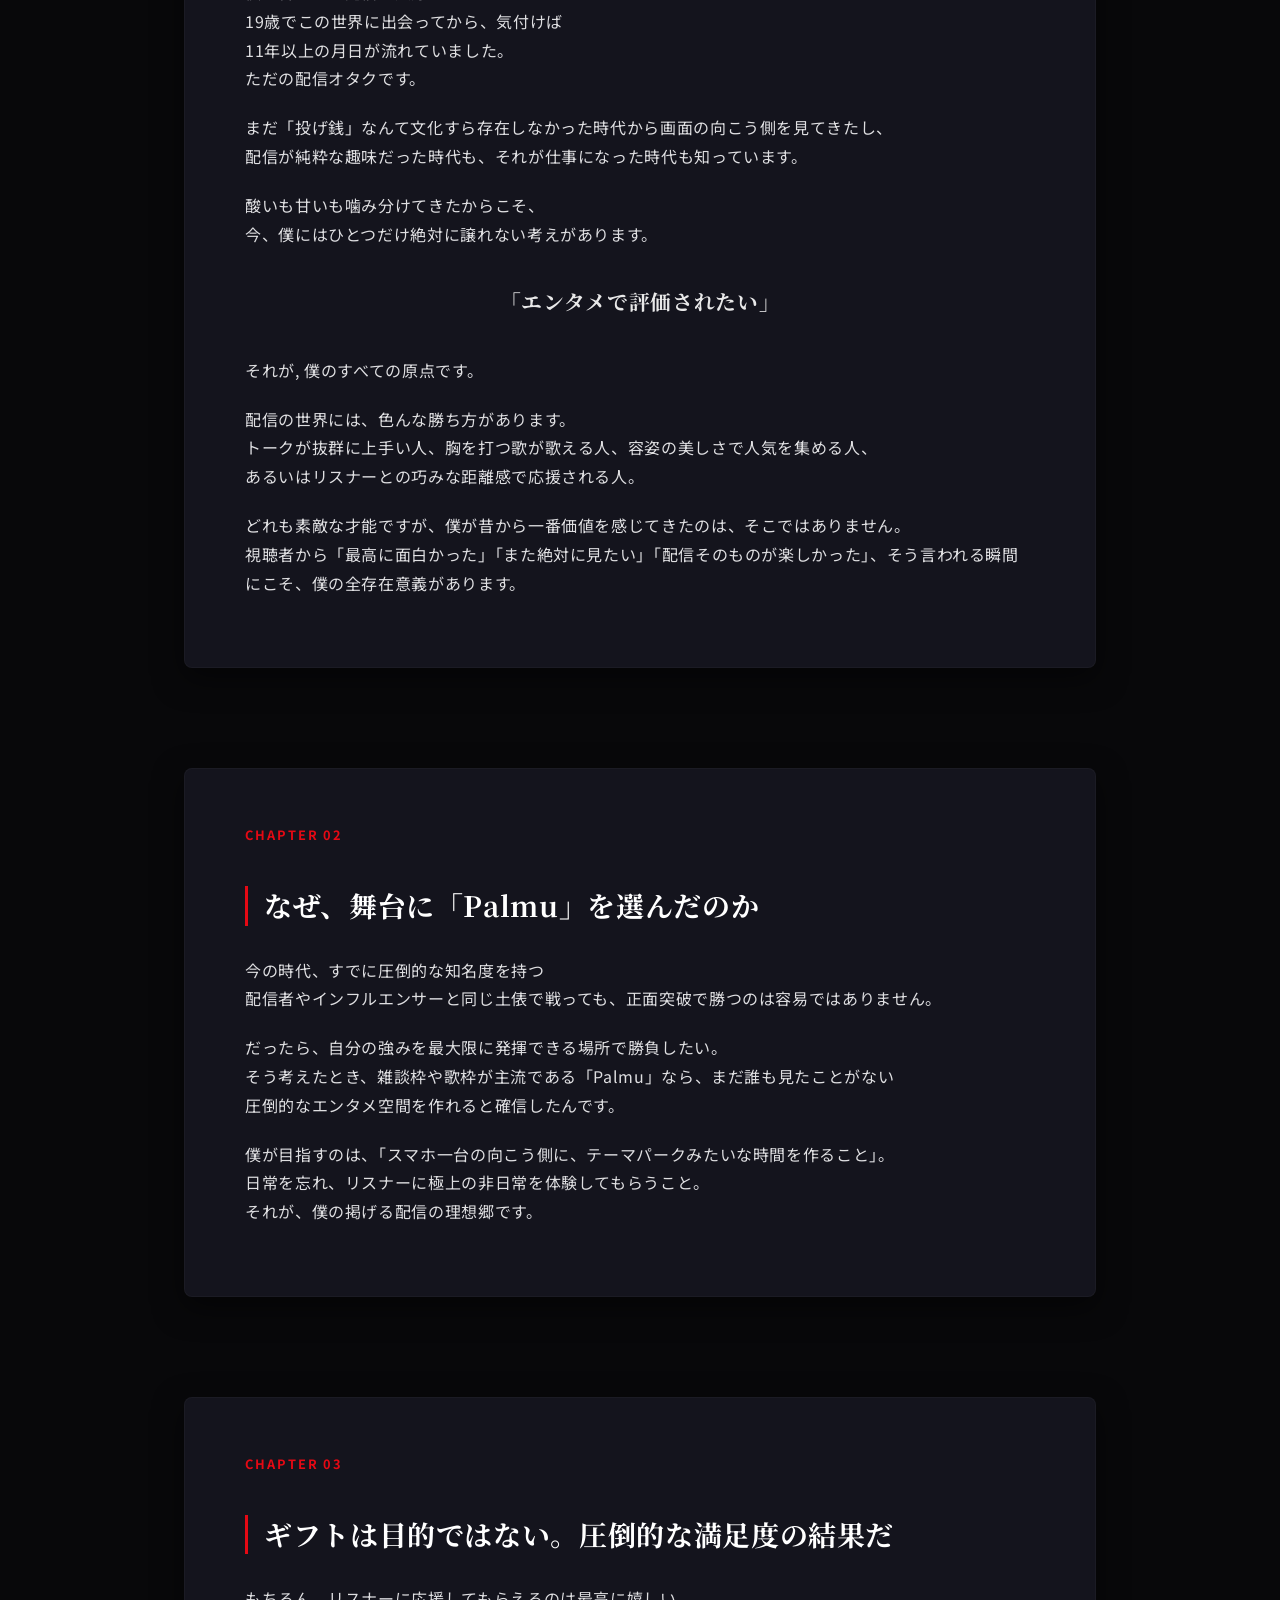
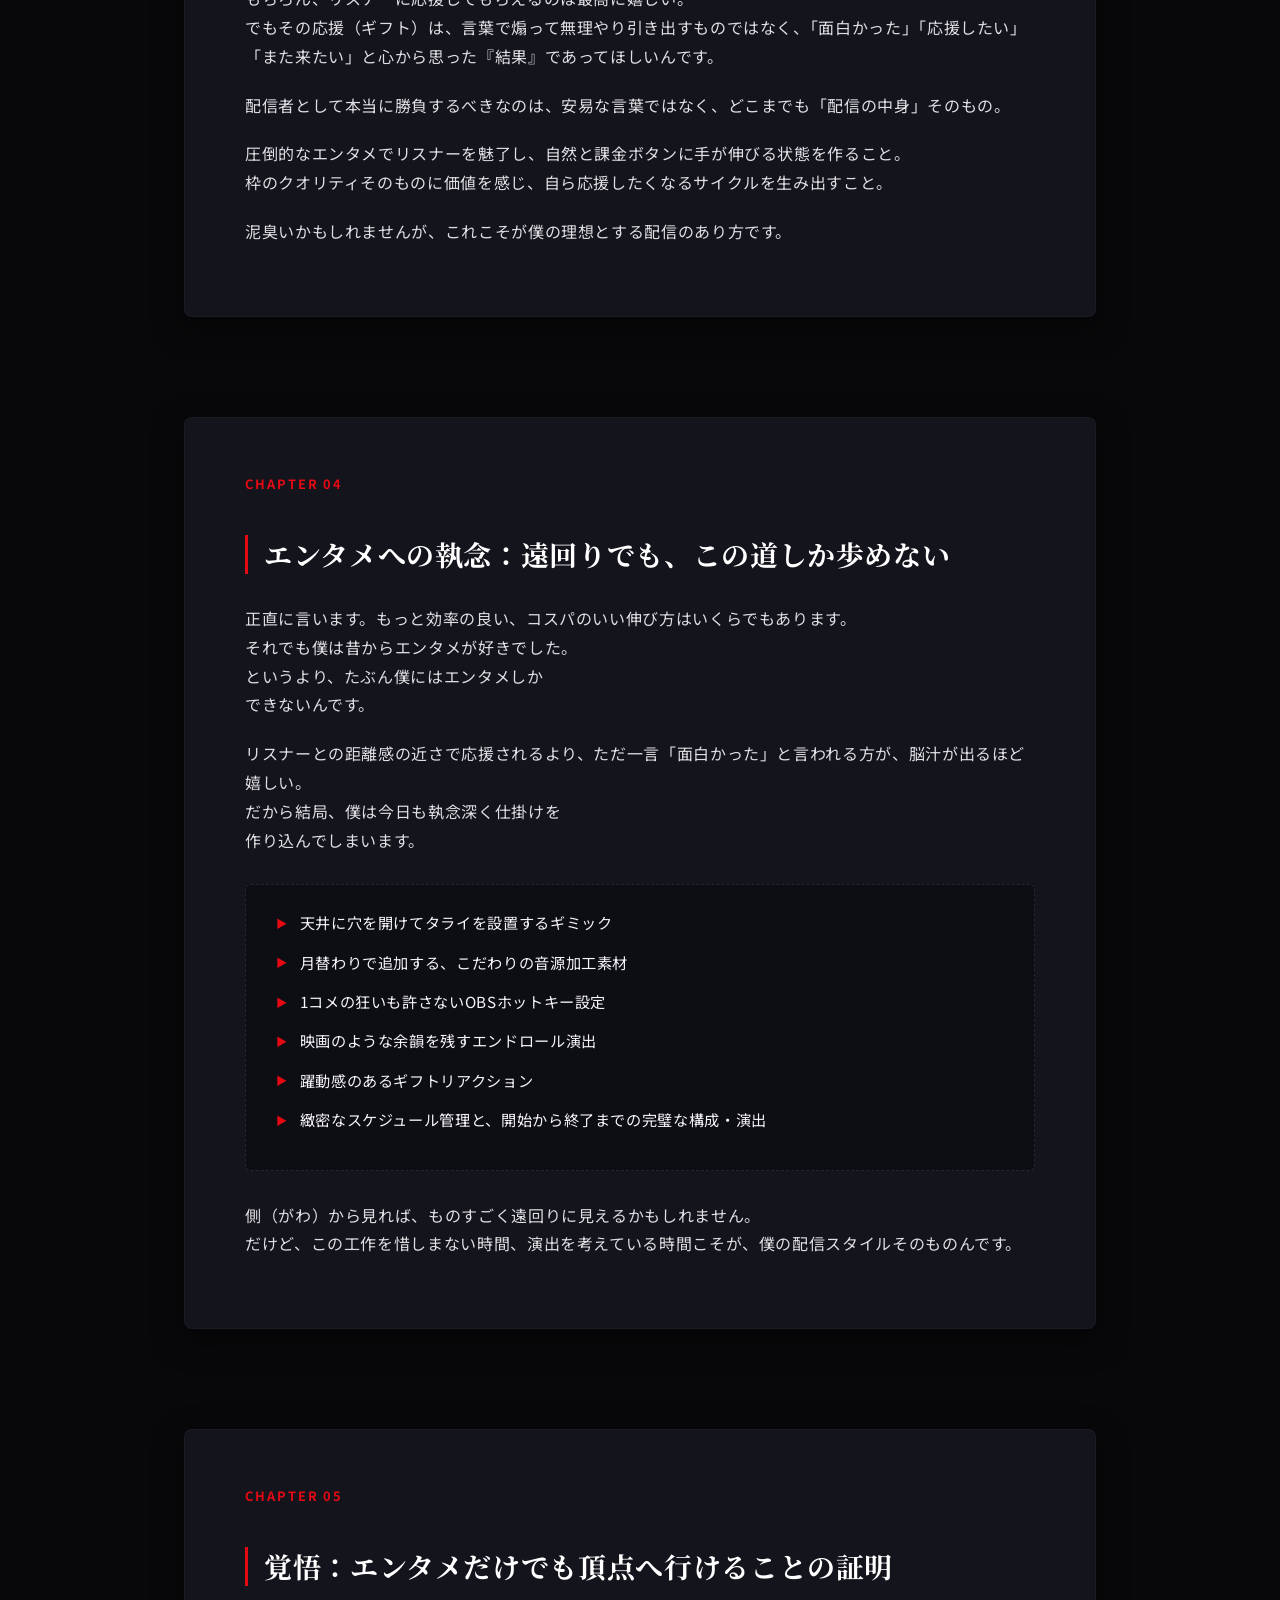
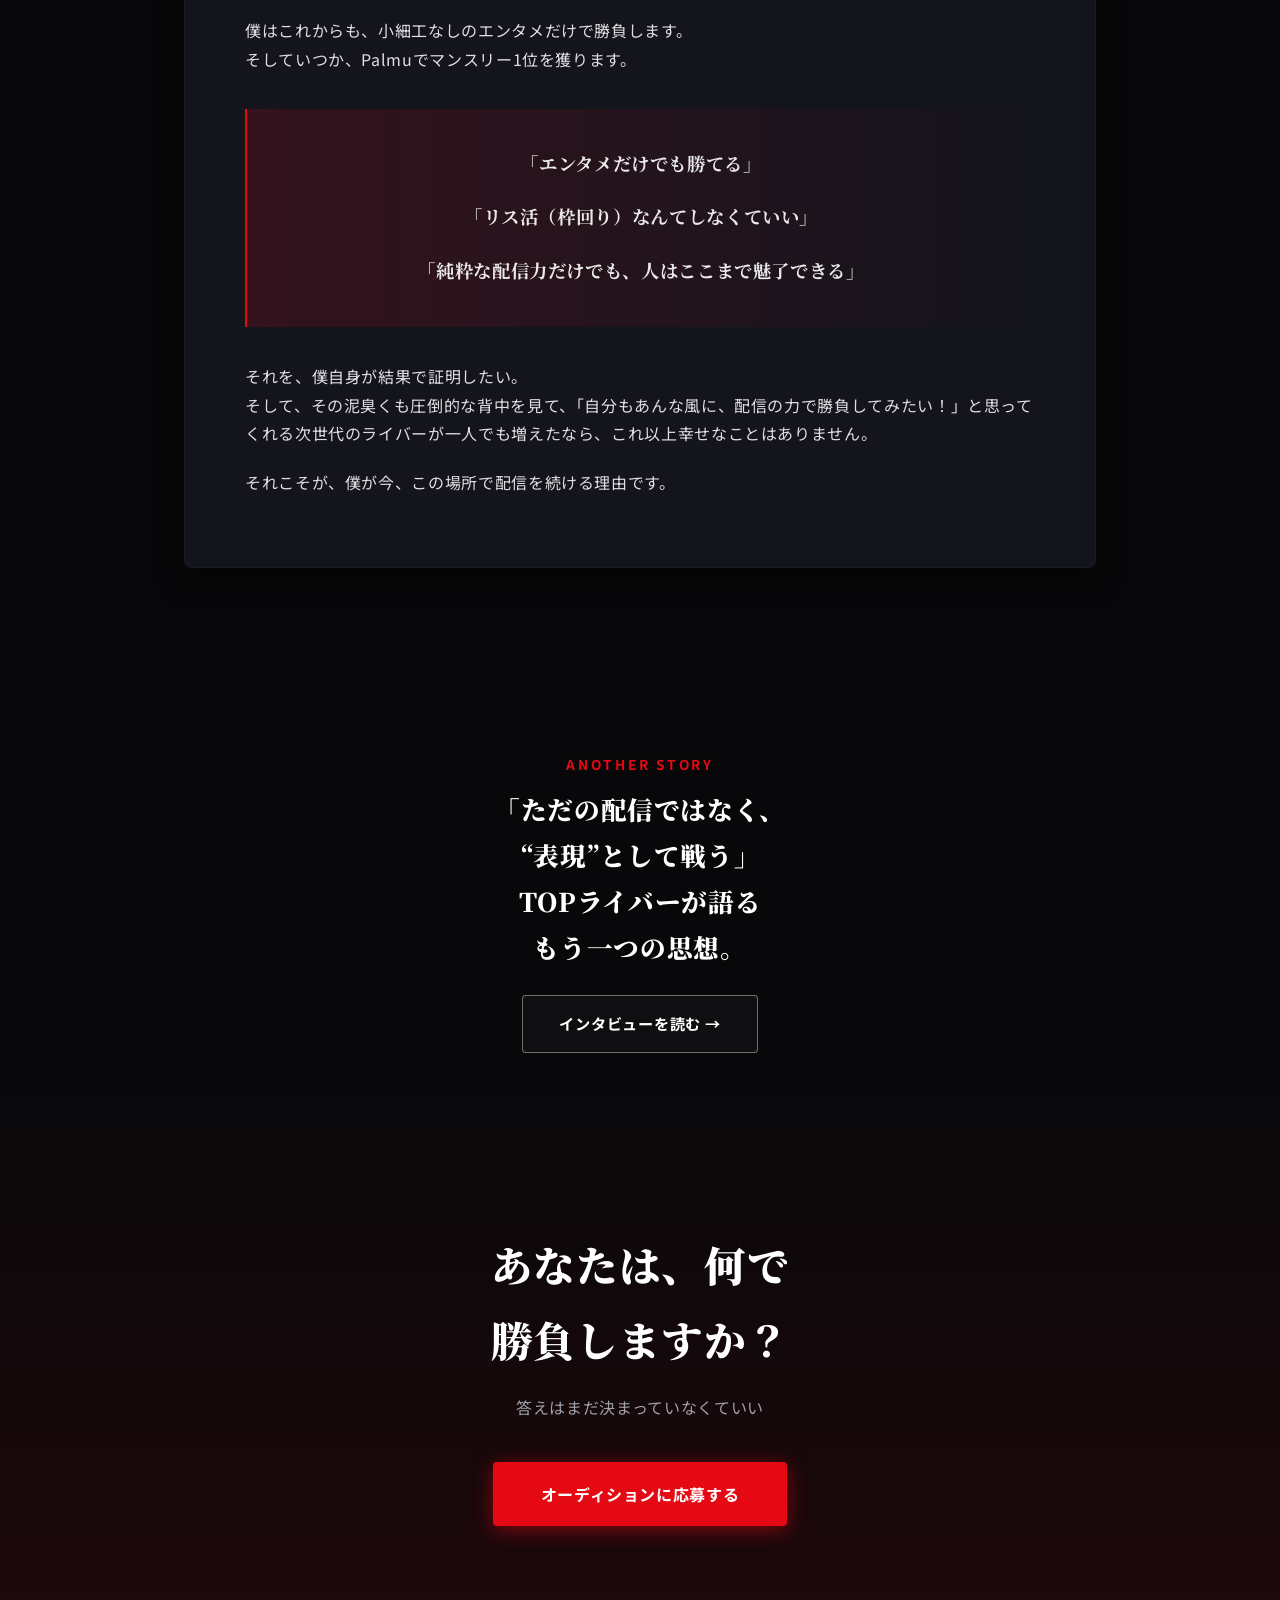
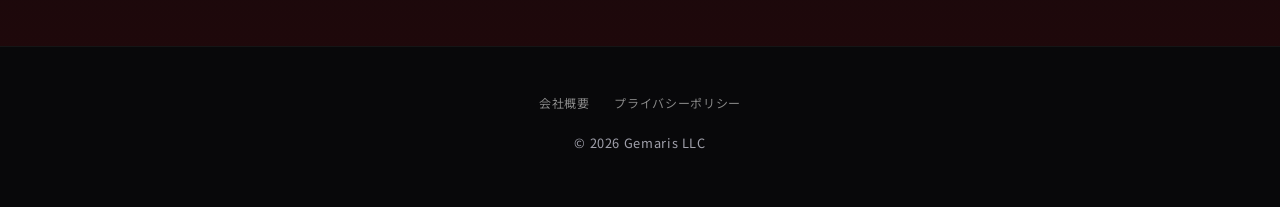
<file: story-kaicho.html>
<!DOCTYPE html>
<html lang="ja">

<head>
  <meta charset="UTF-8">
  <meta name="viewport" content="width=device-width, initial-scale=1.0">
  <title>所属ライバーの思想｜エンタメで頂点へ｜Gemaris</title>
  <meta name="description" content="配信歴11年の所属ライバーが語る、エンタメ哲学とPalmuへの挑戦">
  <link rel="preconnect" href="https://fonts.googleapis.com">
  <link rel="preconnect" href="https://fonts.gstatic.com" crossorigin>
  <link href="https://fonts.googleapis.com/css2?family=Noto+Sans+JP:wght@400;700&family=Noto+Serif+JP:wght@600;900&display=swap" rel="stylesheet">
  <link rel="stylesheet" href="css/story.css">

<style>
    /* --- ① スマートヘッダーの基本設定 --- */
    .header {
      background: transparent !important; /* 初期状態は透明にして映画風ビジュアルを活かす */
      transition: transform 0.3s ease, background-color 0.3s ease !important;
    }
    
    /* スクロールダウンで隠す用 */
    .header.is-hide {
      transform: translateY(-100%) !important;
    }

    /* --- ② スマホでメニューを開いたときの超強力上書き設定 --- */
    @media screen and (max-width: 768px) {
      .nav-menu.is-active a {
        color: #ffffff !important;
        opacity: 1 !important;
        font-size: 1.4rem !important;
        font-weight: 700 !important;
        text-shadow: 0 0 10px rgba(255, 255, 255, 0.2) !important;
        display: block !important;
        width: 100% !important;
        text-align: center !important;
      }

      .nav-menu.is-active a.apply-btn {
        background-color: #E50914 !important;
        color: #ffffff !important;
        padding: 12px 24px !important;
        border-radius: 4px !important;
        max-width: 280px !important;
        margin: 10px auto 0 !important;
        box-shadow: 0 4px 15px rgba(229, 9, 20, 0.4) !important;
      }

      /* ==========================================================================
         🚨 ここから：スマホでの「チャプター04」および全体のぎゅっと感を完全破壊する設定
         ========================================================================== */
      
      /* 1. カード全体のスマホ用余白を最適化して文字幅を確保！ */
      .episode-card {
        padding: 30px 16px !important; /* 左右を16pxまで広げて画面を有効活用 */
        border-radius: 8px !important;
        width: 100% !important;
      }

      /* 2. 画像で文字が死んでた「ギミックリスト」の余白を完全リセット */
      .episode-body .gimmick-list {
        padding: 15px 12px 15px 25px !important; /* 左側のポッチの余白だけ残して、幅を限界まで広げる */
        margin: 20px 0 !important;
        width: 100% !important;
        box-sizing: border-box !important;
      }

      /* 3. リスト内の各項目（タライ設置など）も横幅いっぱいにのびのび表示 */
      .gimmick-list li {
        font-size: 0.95rem !important;
        line-height: 1.6 !important;
        margin-bottom: 10px !important;
        padding-left: 0 !important; /* 変なインデントの重複を消去 */
      }
      
      /* 4. コンテナ自体の左右の無駄な隙間も調整 */
      .container {
        padding: 0 12px !important;
      }
    }
  </style>
</head>

<body>

<header class="header">
  <div class="container header-inner">
    <a href="index.html">
      <img src="images/image(24).png" alt="Gemaris" class="logo">
    </a>

    <button class="hamburger" id="js-hamburger">
      <span></span><span></span><span></span>
    </button>

    <nav class="nav-menu" id="js-nav-menu">
      <a href="index.html">TOP</a>
      <a href="index.html#plans">サポート・プラン</a>
      <a href="index.html#faq">FAQ</a>
      <a href="index.html#recruit-teaser">リクルート</a>
      <a href="index.html#story-section">インタビュー</a>
      <a href="index.html#staff-teaser">スタッフ</a>
      <a href="apply.html" class="apply-btn">応募はこちら</a>
    </nav>
  </div>
</header>



<section class="hero-story">
  <div class="hero-content">
    <p class="tag">GEMARIS ORIGINAL DOCUMENTARY</p>
    <h1>
      エンタメ一本で、<br>
      いつか覇権を獲る。
    </h1>
    <p class="sub">
      配信歴11年の男が、Palmuで証明したい<br>唯一無二のプライド。
    </p>
    <div class="scroll">
      <span>EXPLORE STORY</span>
      <div class="arrow"></div>
    </div>
  </div>
</section>

<section class="section intro-section">
  <div class="container">
    <div class="prologue-box">
      <p class="quote">「小細工はいらない。配信力だけで人は魅了できる」</p>
      <p class="lead-text">
        エンタメ一本で、いつか覇権を獲る。<br>
        配信歴11年の男が、Palmuで証明したい唯一無二のプライド。
      </p>
    </div>
  </div>
</section>

<div class="story-stream">

  <section class="story-episode">
    <div class="container">
      <div class="episode-card">
        <span class="episode-num">CHAPTER 01</span>
        <h3>原点：19歳で出会った世界と<br>たった一つの譲れない願い</h3>
        <div class="episode-body">
          <p>僕は昔から、配信が大好きです。<br>19歳でこの世界に出会ってから、気付けば<br>11年以上の月日が流れていました。<br>ただの配信オタクです。</p>
          <p>まだ「投げ銭」なんて文化すら存在しなかった時代から画面の向こう側を見てきたし、<br>配信が純粋な趣味だった時代も、それが仕事になった時代も知っています。</p>
          <p>酸いも甘いも噛み分けてきたからこそ、<br>今、僕にはひとつだけ絶対に譲れない考えがあります。</p>
          <p class="highlight">「エンタメで評価されたい」</p>
          <p>それが, 僕のすべての原点です。</p>
          <p>配信の世界には、色んな勝ち方があります。<br>トークが抜群に上手い人、胸を打つ歌が歌える人、容姿の美しさで人気を集める人、<br>あるいはリスナーとの巧みな距離感で応援される人。</p>
          <p>どれも素敵な才能ですが、僕が昔から一番価値を感じてきたのは、そこではありません。<br>視聴者から「最高に面白かった」「また絶対に見たい」「配信そのものが楽しかった」、そう言われる瞬間にこそ、僕の全存在意義があります。</p>
        </div>
      </div>
    </div>
  </section>

  <section class="story-episode">
    <div class="container">
      <div class="episode-card">
        <span class="episode-num">CHAPTER 02</span>
        <h3>なぜ、舞台に「Palmu」を選んだのか</h3>
        <div class="episode-body">
          <p>今の時代、すでに圧倒的な知名度を持つ<br>配信者やインフルエンサーと同じ土俵で戦っても、正面突破で勝つのは容易ではありません。</p>
          <p>だったら、自分の強みを最大限に発揮できる場所で勝負したい。<br>そう考えたとき、雑談枠や歌枠が主流である「Palmu」なら、まだ誰も見たことがない<br>圧倒的なエンタメ空間を作れると確信したんです。</p>
          <p>僕が目指すのは、「スマホ一台の向こう側に、テーマパークみたいな時間を作ること」。<br>日常を忘れ、リスナーに極上の非日常を体験してもらうこと。<br>それが、僕の掲げる配信の理想郷です。</p>
        </div>
      </div>
    </div>
  </section>

  <section class="story-episode">
    <div class="container">
      <div class="episode-card">
        <span class="episode-num">CHAPTER 03</span>
        <h3>ギフトは目的ではない。圧倒的な満足度の結果だ</h3>
        <div class="episode-body">
          <p>もちろん、リスナーに応援してもらえるのは最高に嬉しい。<br>でもその応援（ギフト）は、言葉で煽って無理やり引き出すものではなく、「面白かった」「応援したい」「また来たい」と心から思った『結果』であってほしいんです。</p>
          <p>配信者として本当に勝負するべきなのは、安易な言葉ではなく、どこまでも「配信の中身」そのもの。</p>
          <p>圧倒的なエンタメでリスナーを魅了し、自然と課金ボタンに手が伸びる状態を作ること。<br>枠のクオリティそのものに価値を感じ、自ら応援したくなるサイクルを生み出すこと。</p>
          <p>泥臭いかもしれませんが、これこそが僕の理想とする配信のあり方です。</p>
        </div>
      </div>
    </div>
  </section>

  <section class="story-episode">
    <div class="container">
      <div class="episode-card">
        <span class="episode-num">CHAPTER 04</span>
        <h3>エンタメへの執念：遠回りでも、この道しか歩めない</h3>
        <div class="episode-body">
          <p>正直に言います。もっと効率の良い、コスパのいい伸び方はいくらでもあります。<br> それでも僕は昔からエンタメが好きでした。<br>というより、たぶん僕にはエンタメしか<br>できないんです。</p>
          <p>リスナーとの距離感の近さで応援されるより、ただ一言「面白かった」と言われる方が、脳汁が出るほど嬉しい。<br>だから結局、僕は今日も執念深く仕掛けを<br>作り込んでしまいます。</p>
          
          <ul class="gimmick-list">
            <li>天井に穴を開けてタライを設置するギミック</li>
            <li>月替わりで追加する、こだわりの音源加工素材</li>
            <li>1コメの狂いも許さないOBSホットキー設定</li>
            <li>映画のような余韻を残すエンドロール演出</li>
            <li>躍動感のあるギフトリアクション</li>
            <li>緻密なスケジュール管理と、開始から終了までの完璧な構成・演出</li>
          </ul>

          <p>側（がわ）から見れば、ものすごく遠回りに見えるかもしれません。<br>だけど、この工作を惜しまない時間、演出を考えている時間こそが、僕の配信スタイルそのものんです。</p>
        </div>
      </div>
    </div>
  </section>

  <section class="story-episode">
    <div class="container">
      <div class="episode-card">
        <span class="episode-num">CHAPTER 05</span>
        <h3>覚悟：エンタメだけでも頂点へ行けることの証明</h3>
        <div class="episode-body">
          <p>僕はこれからも、小細工なしのエンタメだけで勝負します。<br>そしていつか、Palmuでマンスリー1位を獲ります。</p>
          <div class="credo-box">
            <p>「エンタメだけでも勝てる」</p>
            <p>「リス活（枠回り）なんてしなくていい」</p>
            <p>「純粋な配信力だけでも、人はここまで魅了できる」</p>
          </div>
          <p>それを、僕自身が結果で証明したい。<br>そして、その泥臭くも圧倒的な背中を見て、「自分もあんな風に、配信の力で勝負してみたい！」と思ってくれる次世代のライバーが一人でも増えたなら、これ以上幸せなことはありません。</p>
          <p>それこそが、僕が今、この場所で配信を続ける理由です。</p>
        </div>
      </div>
    </div>
  </section>

</div>
<section class="next-story-section" style="padding: 60px 0 20px; text-align: center;">
  <div class="container">
    <p style="color: var(--net-red); font-weight: 700; letter-spacing: 0.2em; font-size: 0.85rem; margin-bottom: 10px;">ANOTHER STORY</p>
    <h3 style="font-family: 'Noto Serif JP', serif; font-size: 1.6rem; font-weight: 900; color: #fff; margin: 0 0 25px;">
      「ただの配信ではなく、<br>“表現”として戦う」<br>TOPライバーが語る<br>もう一つの思想。
    </h3>
    <a href="story-risa.html" class="next-story-btn" style="
      display: inline-block;
      padding: 14px 36px;
      border: 1px solid rgba(255, 255, 255, 0.4);
      color: #fff;
      text-decoration: none;
      font-size: 0.95rem;
      font-weight: 700;
      letter-spacing: 0.05em;
      border-radius: 4px;
      transition: all 0.3s ease;
      background: rgba(255, 255, 255, 0.03);
    " onmouseover="this.style.background='#fff'; this.style.color='#08080a'; this.style.borderColor='#fff'" 
       onmouseout="this.style.background='rgba(255, 255, 255, 0.03)'; this.style.color='#fff'; this.style.borderColor='rgba(255, 255, 255, 0.4)'">
      インタビューを読む →
    </a>
  </div>
</section>
<section class="section cta-section">
  <div class="container">
    <h2>あなたは、何で<br>勝負しますか？</h2>
    <p class="section-lead">答えはまだ決まっていなくていい</p>
    <div class="cta-actions">
      <a href="apply.html?job=driver" class="button apply-button">オーディションに応募する</a>
    </div>
  </div>
</section>

<footer class="footer">
  <div class="container">
    <div class="footer-sub-links" style="text-align: center; margin-bottom: 15px;">
      <a href="company.html" style="font-size: 0.75rem; color: #888888; text-decoration: none; margin: 0 10px;">会社概要</a>
      <a href="privacy.html" style="font-size: 0.75rem; color: #888888; text-decoration: none; margin: 0 10px;">プライバシーポリシー</a>
    </div>
    <p>© 2026 Gemaris LLC</p>
  </div>
</footer>

<script>
    const hamburger = document.getElementById('js-hamburger');
    const navMenu = document.getElementById('js-nav-menu');
    const header = document.querySelector('.header');

    // --- ① ハンバーガーメニューの開閉（完全連動＆文字色視認性確保） ---
    if (hamburger && navMenu) {
        hamburger.addEventListener('click', () => {
            hamburger.classList.toggle('is-active');
            navMenu.classList.toggle('is-active');
        });

        const navLinks = navMenu.querySelectorAll('a');
        navLinks.forEach(link => {
            link.addEventListener('click', () => {
                navMenu.classList.remove('is-active');
                hamburger.classList.remove('is-active');
            });
        });
    }

    window.addEventListener('pageshow', () => {
        if (navMenu) navMenu.classList.remove('is-active');
        if (hamburger) hamburger.classList.remove('is-active');
    });

    // --- ② スマートヘッダー（スクロールで出没） ---
    let lastScrollY = window.scrollY;

    window.addEventListener('scroll', () => {
        // スマホメニューが開いている時はヘッダーを隠さない
        if (navMenu && navMenu.classList.contains('is-active')) return;

        if (window.scrollY > lastScrollY && window.scrollY > 150) {
            // ページダウンで隠す
            header.classList.add('is-hide');
        } else {
            // ページアップで復活
            header.classList.remove('is-hide');
        }
        lastScrollY = window.scrollY;
    });
</script>
</body>
</html>
</file>
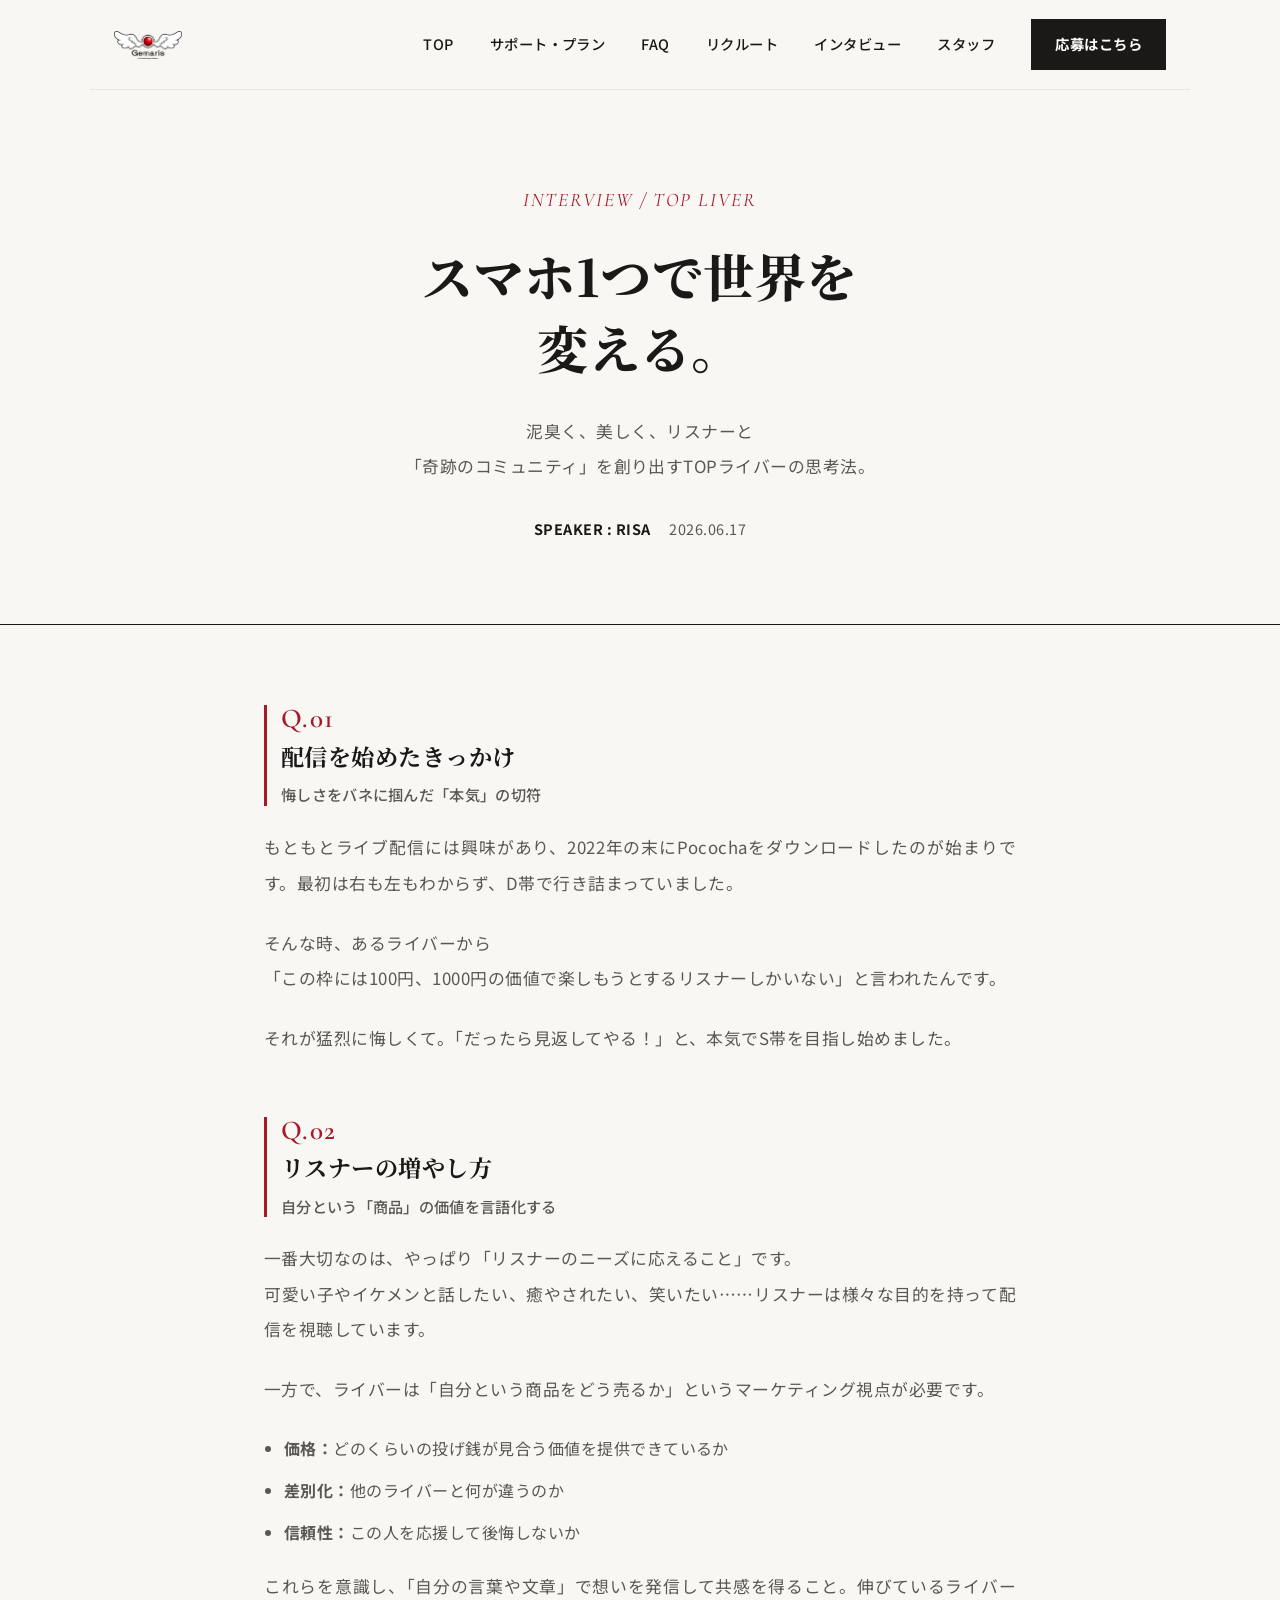
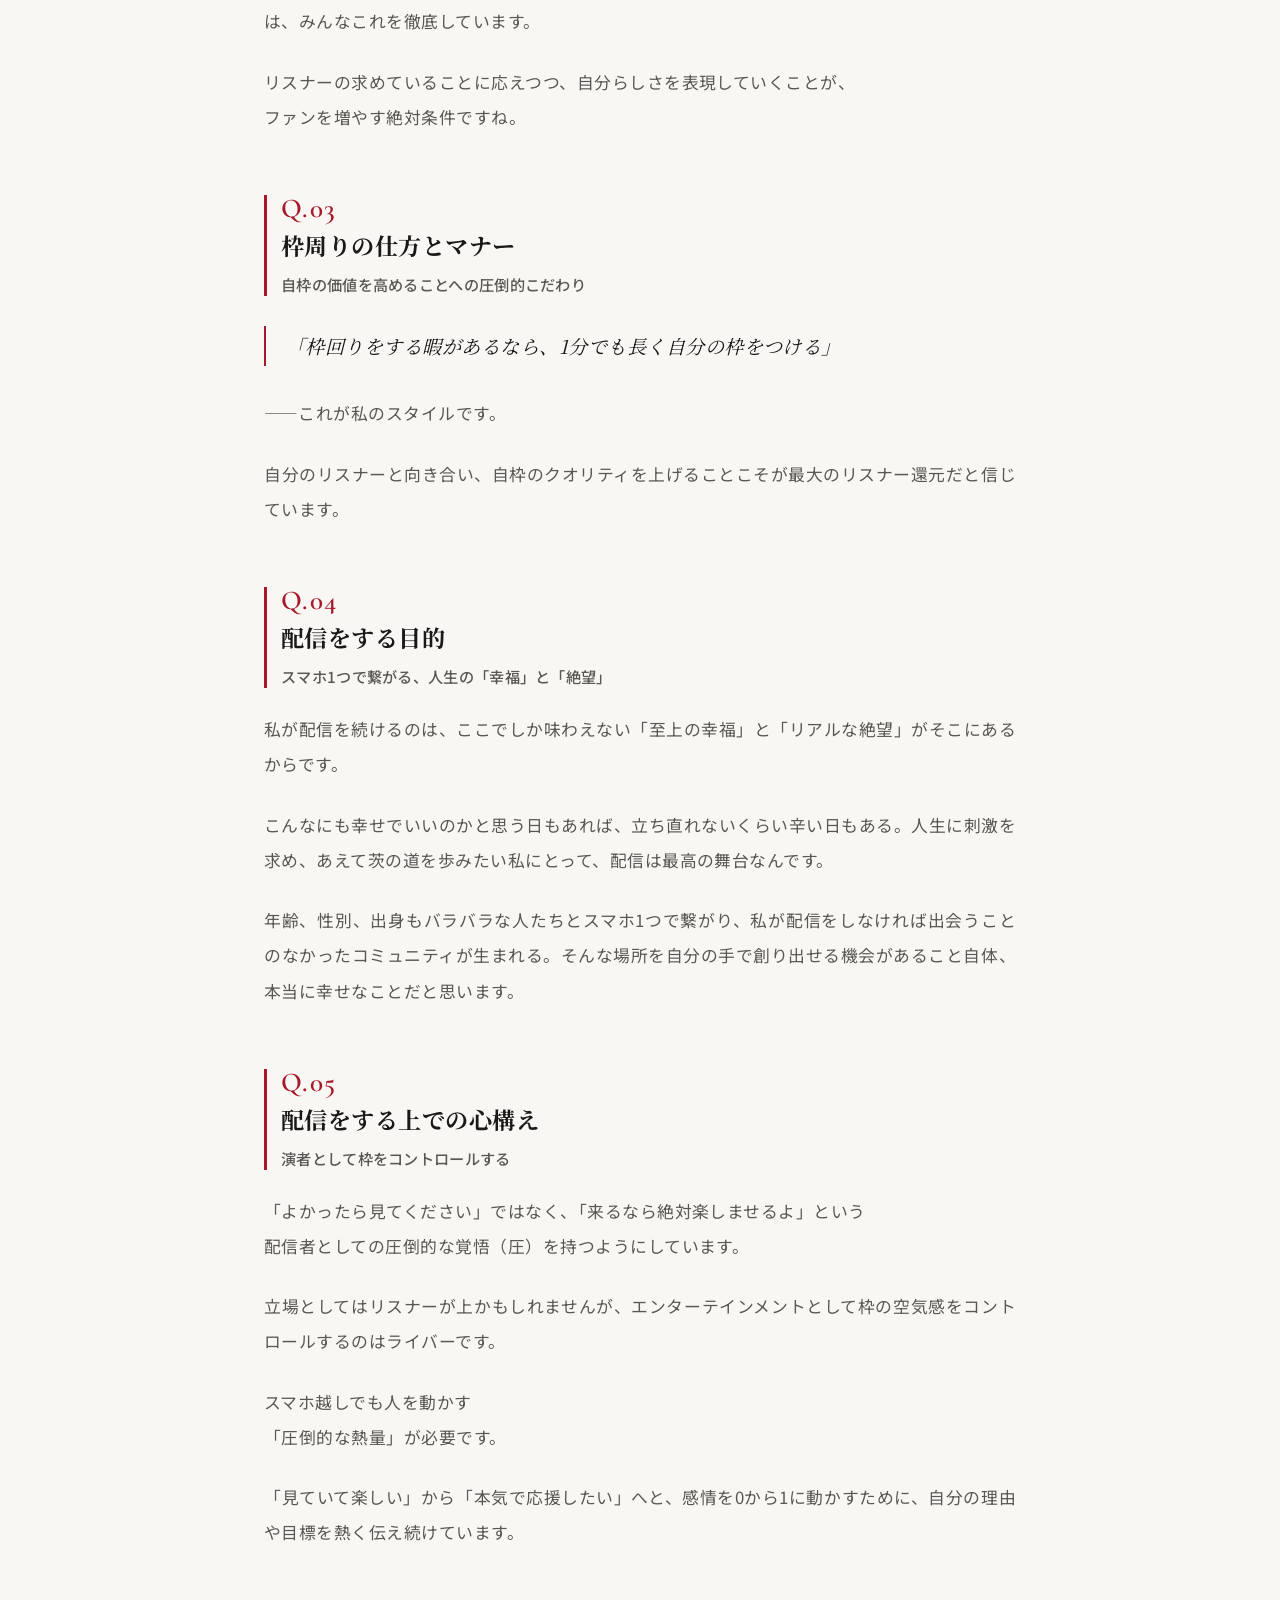
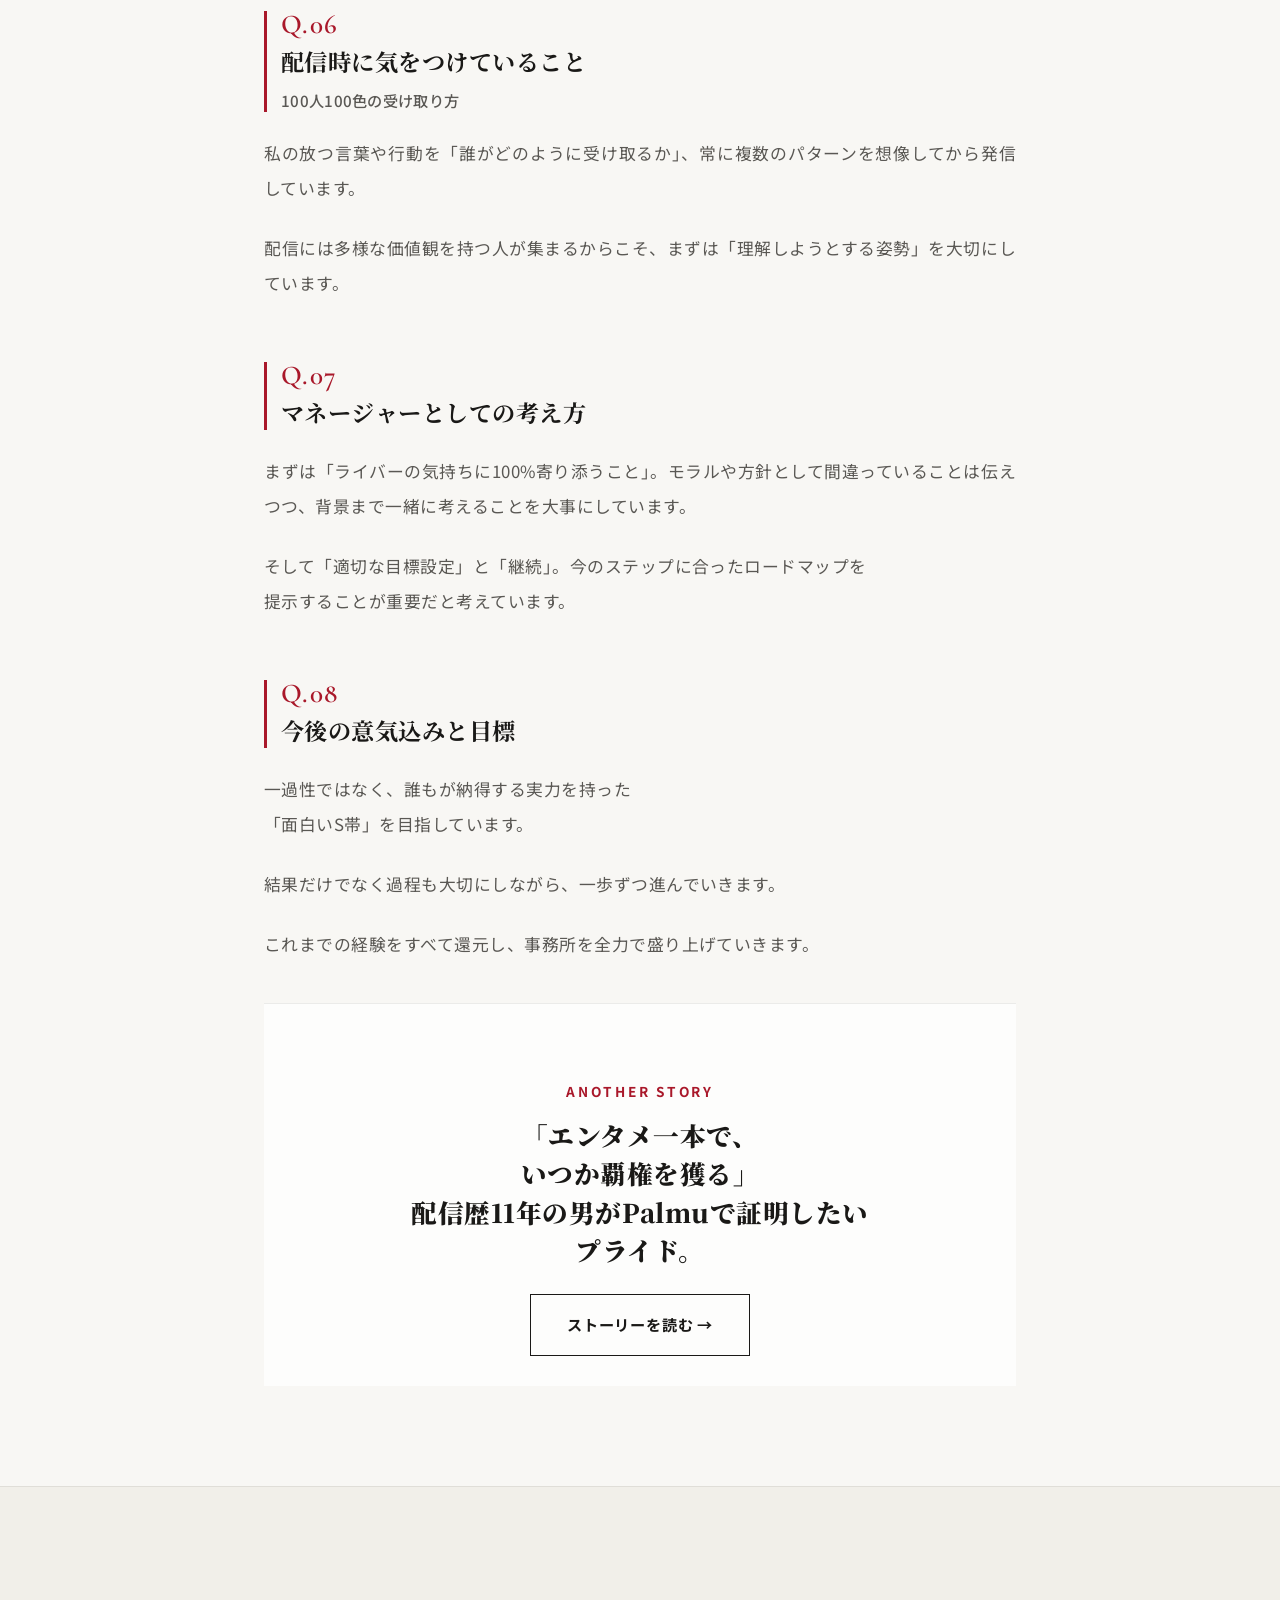
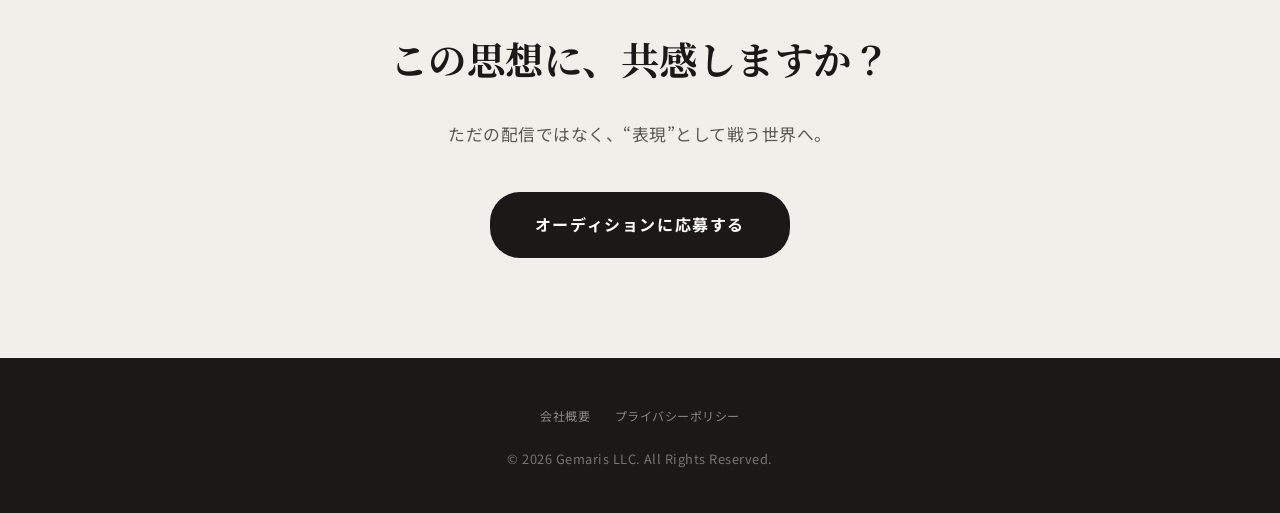
<file: story-risa.html>
<!DOCTYPE html>
<html lang="ja">
<head>
  <meta charset="UTF-8">
  <meta name="viewport" content="width=device-width, initial-scale=1.0">
  <title>所属TOPライバーインタビュー｜Gemaris</title>
  <meta name="description" content="スマホ1つで世界を変えるTOPライバーの思想インタビュー">
  
  <link rel="preconnect" href="https://fonts.googleapis.com">
  <link rel="preconnect" href="https://fonts.gstatic.com" crossorigin>
  <link href="https://fonts.googleapis.com/css2?family=Cormorant+Garamond:ital,wght=1,600&family=Noto+Sans+JP:wght@400;500;700&family=Noto+Serif+JP:wght@700;800&display=swap" rel="stylesheet">
  
  <link rel="stylesheet" href="css/interview.css">
</head>
<body class="page-interview">

<header class="header">
  <div class="container header-inner">
    <a href="index.html">
      <img src="images/image(24).png" alt="Gemaris" class="logo">
    </a>

    <button class="hamburger" id="js-hamburger">
      <span></span><span></span><span></span>
    </button>

    <nav class="nav-menu" id="js-nav-menu">
      <a href="index.html">TOP</a>
      <a href="index.html#plans">サポート・プラン</a>
      <a href="index.html#faq">FAQ</a>
      <a href="index.html#recruit-teaser">リクルート</a>
      <a href="index.html#story-section">インタビュー</a>
      <a href="index.html#staff-teaser">スタッフ</a>
      <a href="apply.html" class="apply-btn">応募はこちら</a>
    </nav>
  </div>
</header>

  <section class="interview-hero">
    <div class="container">
      <div class="interview-tag">INTERVIEW / TOP LIVER</div>
      <h1>スマホ1つで世界を<br>変える。</h1>
      <p class="hero-lead">
        泥臭く、美しく、リスナーと<br>「奇跡のコミュニティ」を創り出すTOPライバーの思考法。
      </p>
      <div class="credit">
        <span class="speaker">SPEAKER : RISA</span>
        <span class="date">2026.06.17</span>
      </div>
    </div>
  </section>

  <main class="interview-container container">

    <div class="interview-stream">

      <article class="interview-row" style="margin-bottom: 60px;">
        <div class="question">
          <h2><span>Q.01</span>配信を始めたきっかけ<small>悔しさをバネに掴んだ「本気」の切符</small></h2>
        </div>
        <div class="answer">
          <p>もともとライブ配信には興味があり、2022年の末にPocochaをダウンロードしたのが始まりです。最初は右も左もわからず、D帯で行き詰まっていました。</p>
          <p>そんな時、あるライバーから<br>「この枠には100円、1000円の価値で楽しもうとするリスナーしかいない」と言われたんです。</p>
          <p>それが猛烈に悔しくて。「だったら見返してやる！」と、本気でS帯を目指し始めました。</p>
        </div>
      </article>

      <article class="interview-row" style="margin-bottom: 60px;">
        <div class="question">
          <h2><span>Q.02</span>リスナーの増やし方<small>自分という「商品」の価値を言語化する</small></h2>
        </div>
        <div class="answer">
          <p>一番大切なのは、やっぱり「リスナーのニーズに応えること」です。<br>可愛い子やイケメンと話したい、癒やされたい、笑いたい……リスナーは様々な目的を持って配信を視聴しています。</p>
          <p>一方で、ライバーは「自分という商品をどう売るか」というマーケティング視点が必要です。</p>
          
          <ul class="marketing-points" style="margin: 20px 0; padding-left: 20px; color: var(--mag-gray);">
            <li style="margin-bottom: 8px;"><strong>価格：</strong>どのくらいの投げ銭が見合う価値を提供できているか</li>
            <li style="margin-bottom: 8px;"><strong>差別化：</strong>他のライバーと何が違うのか</li>
            <li style="margin-bottom: 8px;"><strong>信頼性：</strong>この人を応援して後悔しないか</li>
          </ul>

          <p>これらを意識し、「自分の言葉や文章」で想いを発信して共感を得ること。伸びているライバーは、みんなこれを徹底しています。</p>
          <p>リスナーの求めていることに応えつつ、自分らしさを表現していくことが、<br>ファンを増やす絶対条件ですね。</p>
        </div>
      </article>

      <article class="interview-row" style="margin-bottom: 60px;">
        <div class="question">
          <h2><span>Q.03</span>枠周りの仕方とマナー<small>自枠の価値を高めることへの圧倒的こだわり</small></h2>
        </div>
        <div class="answer">
          <div class="pull-quote" style="border-left: 2px solid var(--mag-accent); padding-left: 20px; margin: 30px 0; font-style: italic;">
            <blockquote style="margin: 0; font-size: 1.2rem; font-family: 'Noto Serif JP', serif; color: var(--mag-black);">「枠回りをする暇があるなら、1分でも長く自分の枠をつける」</blockquote>
          </div>
          <p>――これが私のスタイルです。</p>
          <p>自分のリスナーと向き合い、自枠のクオリティを上げることこそが最大のリスナー還元だと信じています。</p>
        </div>
      </article>

      <article class="interview-row" style="margin-bottom: 60px;">
        <div class="question">
          <h2><span>Q.04</span>配信をする目的<small>スマホ1つで繋がる、人生の「幸福」と「絶望」</small></h2>
        </div>
        <div class="answer">
          <p>私が配信を続けるのは、ここでしか味わえない「至上の幸福」と「リアルな絶望」がそこにあるからです。</p>
          <p>こんなにも幸せでいいのかと思う日もあれば、立ち直れないくらい辛い日もある。人生に刺激を求め、あえて茨の道を歩みたい私にとって、配信は最高の舞台なんです。</p>
          <p>年齢、性別、出身もバラバラな人たちとスマホ1つで繋がり、私が配信をしなければ出会うことのなかったコミュニティが生まれる。そんな場所を自分の手で創り出せる機会があること自体、本当に幸せなことだと思います。</p>
        </div>
      </article>

      <article class="interview-row" style="margin-bottom: 60px;">
        <div class="question">
          <h2><span>Q.05</span>配信をする上での心構え<small>演者として枠をコントロールする</small></h2>
        </div>
        <div class="answer">
          <p>「よかったら見てください」ではなく、「来るなら絶対楽しませるよ」という<br>配信者としての圧倒的な覚悟（圧）を持つようにしています。</p>
          <p>立場としてはリスナーが上かもしれませんが、エンターテインメントとして枠の空気感をコントロールするのはライバーです。</p>
          <p>スマホ越しでも人を動かす<br>「圧倒的な熱量」が必要です。</p>
          <p>「見ていて楽しい」から「本気で応援したい」へと、感情を0から1に動かすために、自分の理由や目標を熱く伝え続けています。</p>
        </div>
      </article>

      <article class="interview-row" style="margin-bottom: 60px;">
        <div class="question">
          <h2><span>Q.06</span>配信時に気をつけていること<small>100人100色の受け取り方</small></h2>
        </div>
        <div class="answer">
          <p>私の放つ言葉や行動を「誰がどのように受け取るか」、常に複数のパターンを想像してから発信しています。</p>
          <p>配信には多様な価値観を持つ人が集まるからこそ、まずは「理解しようとする姿勢」を大切にしています。</p>
        </div>
      </article>

      <article class="interview-row" style="margin-bottom: 60px;">
        <div class="question">
          <h2><span>Q.07</span>マネージャーとしての考え方</h2>
        </div>
        <div class="answer">
          <p>まずは「ライバーの気持ちに100%寄り添うこと」。モラルや方針として間違っていることは伝えつつ、背景まで一緒に考えることを大事にしています。</p>
          <p>そして「適切な目標設定」と「継続」。今のステップに合ったロードマップを<br>提示することが重要だと考えています。</p>
        </div>
      </article>

      <article class="interview-row" style="margin-bottom: 40px;">
        <div class="question">
          <h2><span>Q.08</span>今後の意気込みと目標</h2>
        </div>
        <div class="answer">
          <p>一過性ではなく、誰もが納得する実力を持った<br>「面白いS帯」を目指しています。</p>
          <p>結果だけでなく過程も大切にしながら、一歩ずつ進んでいきます。</p>
          <p>これまでの経験をすべて還元し、事務所を全力で盛り上げていきます。</p>
        </div>
      </article>

    </div>
    
    <section class="next-story-section" style="padding: 60px 0 30px; text-align: center; border-top: 1px solid var(--mag-border); background: #fdfdfc;">
      <div class="container">
        <p style="color: var(--mag-accent); font-weight: 700; letter-spacing: 0.2em; font-size: 0.85rem; margin-bottom: 10px;">ANOTHER STORY</p>
        <h3 style="font-family: 'Noto Serif JP', serif; font-size: 1.6rem; font-weight: 900; color: var(--mag-black); margin: 0 0 25px; line-height: 1.5;">
          「エンタメ一本で、<br>いつか覇権を獲る」<br>配信歴11年の男がPalmuで証明したい<br>プライド。
        </h3>
        <a href="story-kaicho.html" class="next-story-btn" style="
          display: inline-block;
          padding: 14px 36px;
          border: 1px solid var(--mag-black);
          color: var(--mag-black);
          text-decoration: none;
          font-size: 0.95rem;
          font-weight: 700;
          letter-spacing: 0.05em;
          border-radius: 0;
          transition: all 0.3s ease;
          background: transparent;
        " onmouseover="this.style.background='var(--mag-black)'; this.style.color='#fff'" 
           onmouseout="this.style.background='transparent'; this.style.color='var(--mag-black)'">
          ストーリーを読む →
        </a>
      </div>
    </section>
    
  </main>

  <section class="interview-cta">
    <div class="container">
      <h2>この思想に、共感しますか？</h2>
      <p class="cta-lead">ただの配信ではなく、“表現”として戦う世界へ。</p>
      <a href="apply.html?job=driver" class="magazine-btn">オーディションに応募する</a>
    </div>
  </section>

  <footer class="footer">
    <div class="container">
      <div class="footer-sub-links" style="text-align: center; margin-bottom: 15px;">
        <a href="company.html" style="font-size: 0.75rem; color: #888888; text-decoration: none; margin: 0 10px;">会社概要</a>
        <a href="privacy.html" style="font-size: 0.75rem; color: #888888; text-decoration: none; margin: 0 10px;">プライバシーポリシー</a>
      </div>
      <p>&copy; 2026 Gemaris LLC. All Rights Reserved.</p>
    </div>
  </footer>

<style>
  .header {
    position: fixed !important;
    background: #f8f7f4 !important;
    transition: transform 0.3s ease, background-color 0.3s ease !important;
  }
  .header.is-hide {
    transform: translateY(-100%) !important;
  }
</style>

<script>
    const hamburger = document.getElementById('js-hamburger');
    const navMenu = document.getElementById('js-nav-menu');
    const header = document.querySelector('.header');

    if (hamburger && navMenu) {
        hamburger.addEventListener('click', () => {
            hamburger.classList.toggle('is-active');
            navMenu.classList.toggle('is-active');
        });

        const navLinks = navMenu.querySelectorAll('a');
        navLinks.forEach(link => {
            link.addEventListener('click', () => {
                navMenu.classList.remove('is-active');
                hamburger.classList.remove('is-active');
            });
        });
    }

    window.addEventListener('pageshow', () => {
        if (navMenu) navMenu.classList.remove('is-active');
        if (hamburger) hamburger.classList.remove('is-active');
    });

    let lastScrollY = window.scrollY;

    window.addEventListener('scroll', () => {
        if (navMenu && navMenu.classList.contains('is-active')) return;

        if (window.scrollY > lastScrollY && window.scrollY > 150) {
            header.classList.add('is-hide');
        } else {
            header.classList.remove('is-hide');
        }
        lastScrollY = window.scrollY;
    });
</script>
</body>
</html>
</file>
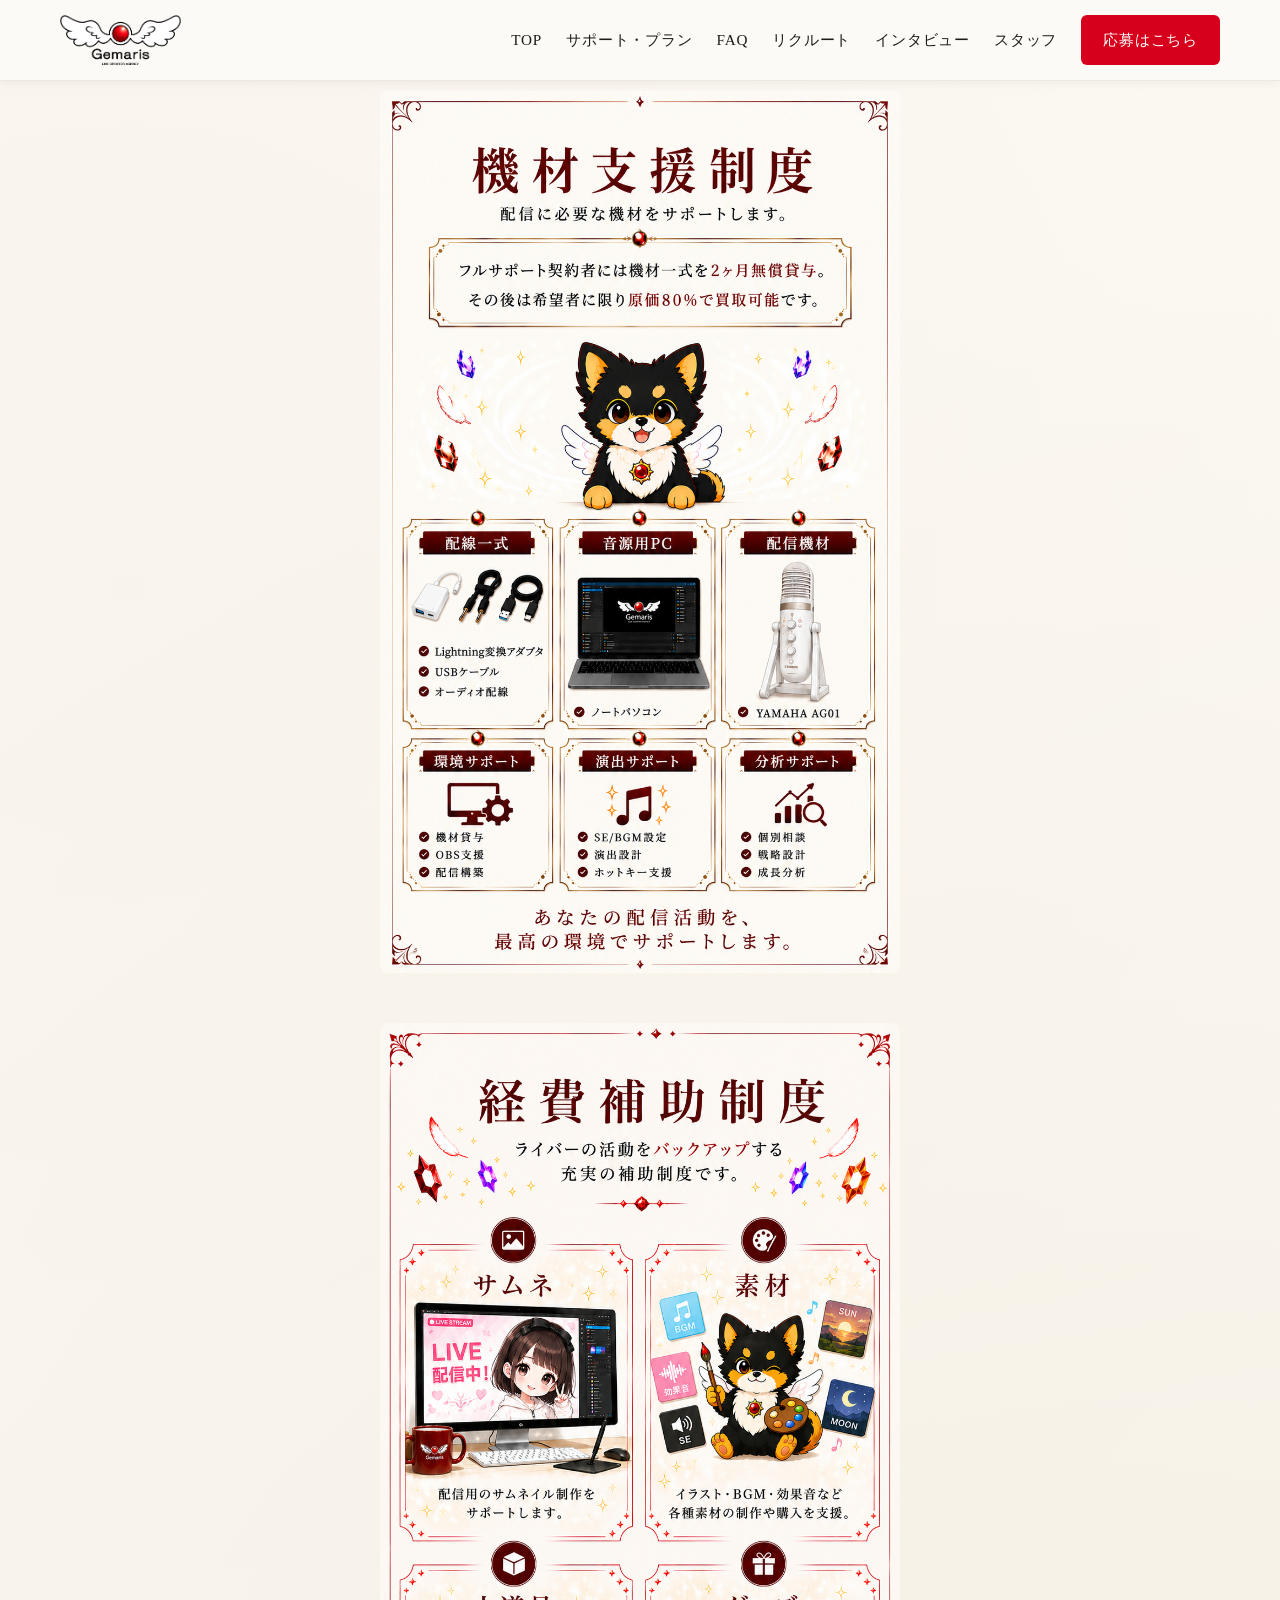
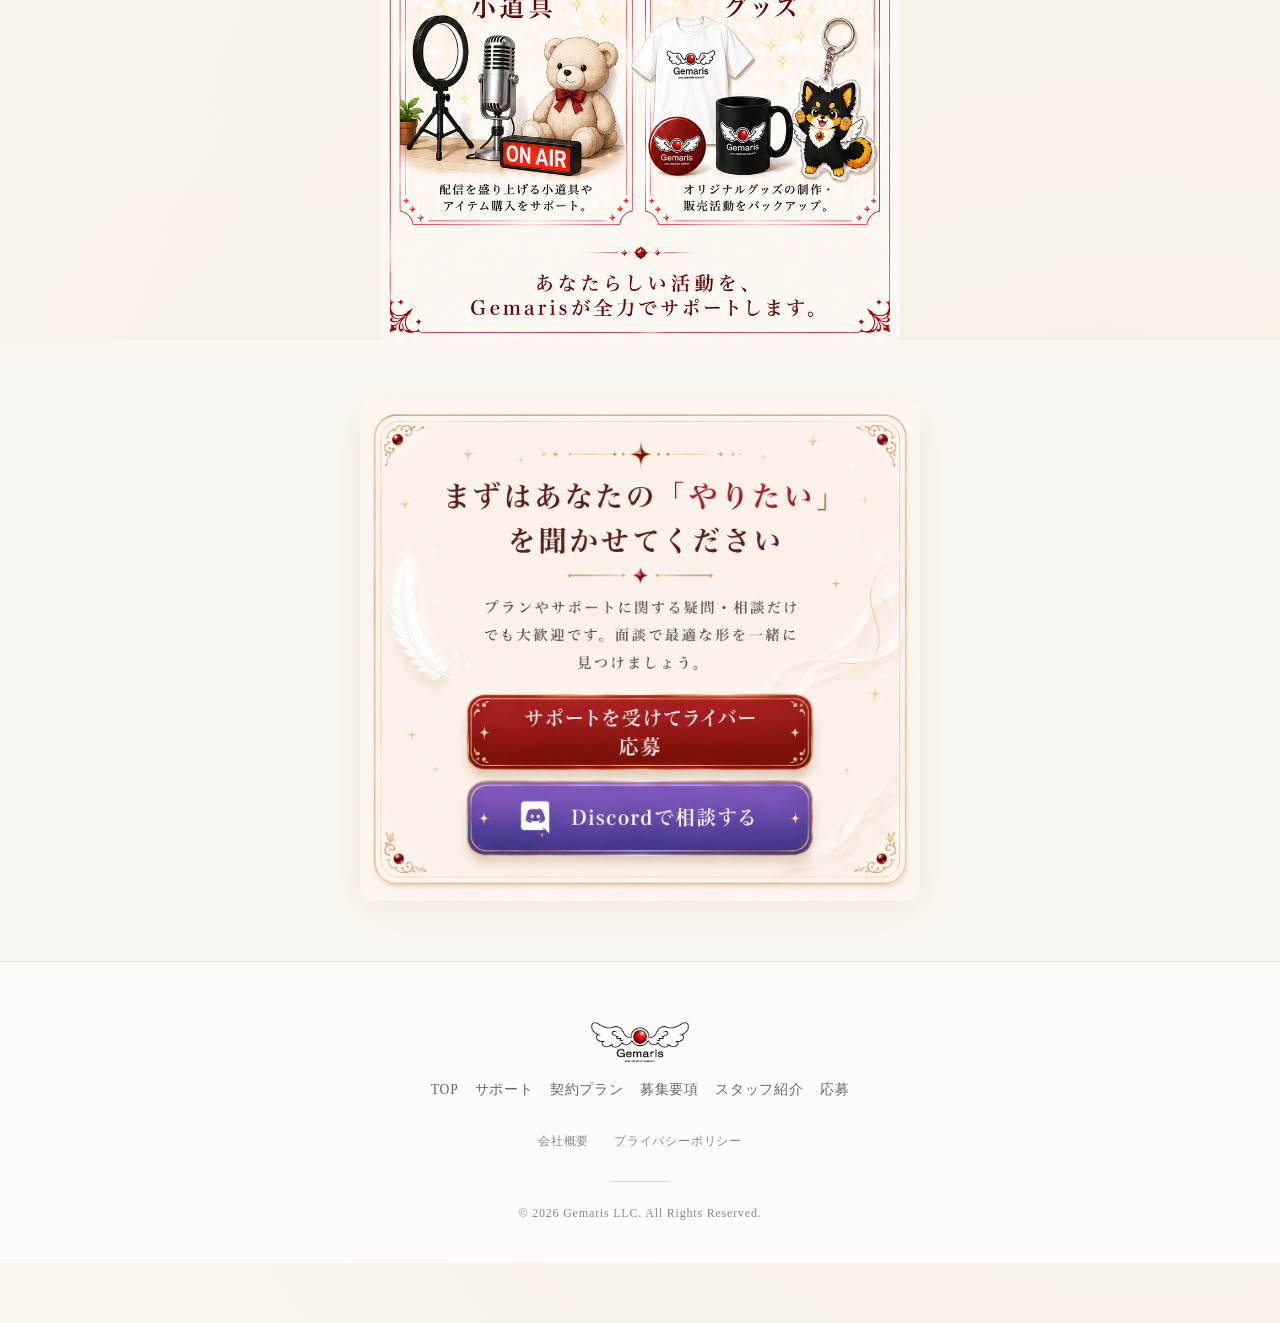
<file: support.html>
<!DOCTYPE html>
<html lang="ja">
<head>
  <meta charset="UTF-8">
  <meta name="viewport" content="width=device-width, initial-scale=1.0">
  <title>サポート体制｜Gemaris</title>
  <meta name="description" content="Gemarisの充実したライバーサポート体制。配信機材の無償貸与、OBS等の環境構築支援、経費補助、プロによる個別分析マネジメントであなたをトップライバーへ導きます。">
  <link rel="stylesheet" href="css/style.css">
  <link rel="stylesheet" href="css/support.css">
</head>
<body class="gemaris-theme">

<!-- ==========================================
       👑 統一ヘッダーセクション（ここから）
       ========================================== -->
  <header class="header">
    <div class="container header-inner">
      <a href="index.html">
        <img src="images/logo.png" alt="Gemaris Logo" class="logo">
      </a>
      <button class="hamburger" id="js-hamburger" aria-label="メニューを開く">
        <span></span>
        <span></span>
        <span></span>
      </button>
      <nav class="nav-menu" id="js-nav-menu">
        <a href="index.html">TOP</a>
        <a href="index.html#plans">サポート・プラン</a>
        <a href="index.html#faq">FAQ</a>
        <a href="index.html#recruit-teaser">リクルート</a>
        <a href="index.html#story-section">インタビュー</a>
        <a href="index.html#staff-teaser">スタッフ</a>
        <a href="apply.html" class="apply-btn">応募はこちら</a>
      </nav>
    </div>
  </header>
  <!-- ==========================================
       👑 統一ヘッダーセクション（ここまで）
       ========================================== -->

<section class="support-images-section">
  <div class="container support-images-inner">
    
    <div class="support-img-box">
      <img src="images/support.png" alt="Gemaris 機材支援制度（配線一式、音源用PC、YAMAHA AG01、環境・演出・分析サポート）" class="support-main-img">
    </div>

    <div class="support-img-box">
      <img src="images/support2.png" alt="Gemaris 経費補助制度（サムネ制作費サポート、各種素材の制作・購入支援、小道具・オリジナルグッズ制作バックアップ）" class="support-main-img">
    </div>

  </div>
<!-- =========================
     👑 新・CTAセクション（support02.png 完全連動レスポンシブ版）
     ========================= -->
<section class="cta-section section" style="padding: 60px 0; background-color: #faf7f2;">
  <div class="container" style="max-width: 600px; margin: 0 auto; padding: 0 15px;">
    
    <!-- 💡 画像と透明リンクを完全同期させる基準コンテナ -->
    <div class="cta-image-wrapper" style="position: relative; width: 100%; max-width: 560px; margin: 0 auto;">
      
      <!-- 添付イラスト「support02.png」を表示 -->
      <img src="images/support02.png" alt="まずはあなたの「やりたい」を聞かせてください" style="width: 100%; height: auto; display: block; border-radius: 12px; box-shadow: 0 10px 30px rgba(215, 201, 182, 0.3);">
      
      <!-- 👑 応募ボタン用の透明リンクエリア -->
      <a href="apply.html" class="cta-invisible-link link-apply" style="
        position: absolute;
        display: block;
        width: 62.5%;
        height: 14.5%;
        left: 18.75%;
        top: 58.5%;
        background: rgba(255, 255, 255, 0);
        z-index: 10;
        cursor: pointer;
      " aria-label="サポートを受けてライバー応募"></a>
      
      <!-- 👑 Discord相談ボタン用の透明リンクエリア -->
      <a href="https://discord.gg/XXXXXXXX" target="_blank" class="cta-invisible-link link-discord" style="
        position: absolute;
        display: block;
        width: 62.5%;
        height: 14.5%;
        left: 18.75%;
        top: 76%;
        background: rgba(255, 255, 255, 0);
        z-index: 10;
        cursor: pointer;
      " aria-label="Discordで相談する"></a>
      
    </div>

  </div>
</section>

<!-- ==========================================
       🏁 統一フッターセクション（html個別指定版）
       ========================================== -->
  <footer class="footer">
    <div class="container">
      <div class="footer-logo">
        <img src="images/image(24).png" alt="Gemaris">
      </div>
      
      <!-- メインナビ：セクションではなく、ページ（.html）単位でシンプルに繋ぐ -->
      <div class="footer-links">
        <a href="index.html">TOP</a>
        <a href="support.html">サポート</a>
        <a href="plan.html">契約プラン</a>
        <a href="recruit.html">募集要項</a>
        <a href="staff.html">スタッフ紹介</a>
        <a href="apply.html">応募</a>
      </div>

      <!-- サブナビ：会社概要とプライバシーポリシー -->
      <div class="footer-sub-links" style="text-align: center; margin-top: 15px; margin-bottom: 15px;">
        <a href="company.html" style="font-size: 0.75rem; color: #888888; text-decoration: none; margin: 0 10px;">会社概要</a>
        <a href="privacy.html" style="font-size: 0.75rem; color: #888888; text-decoration: none; margin: 0 10px;">プライバシーポリシー</a>
      </div>

      <p class="copyright">© 2026 Gemaris LLC. All Rights Reserved.</p>
    </div>
  </footer>
  <!-- ==========================================
       🏁 統一フッターセクション（ここまで）
       ========================================== -->

<script>
  const hamburger = document.getElementById('js-hamburger');
  const navMenu = document.getElementById('js-nav-menu');

  hamburger.addEventListener('click', () => {
      hamburger.classList.toggle('is-active');
      navMenu.classList.toggle('is-active');
  });

  window.addEventListener('pageshow', () => {
      if (navMenu) navMenu.classList.remove('is-active');
      if (hamburger) hamburger.classList.remove('is-active');
  });

  const navLinks = navMenu.querySelectorAll('a');
  navLinks.forEach(link => {
      link.addEventListener('click', () => {
          navMenu.classList.remove('is-active');
          hamburger.classList.remove('is-active');
      });
  });
</script>
</body>
</html>
</file>
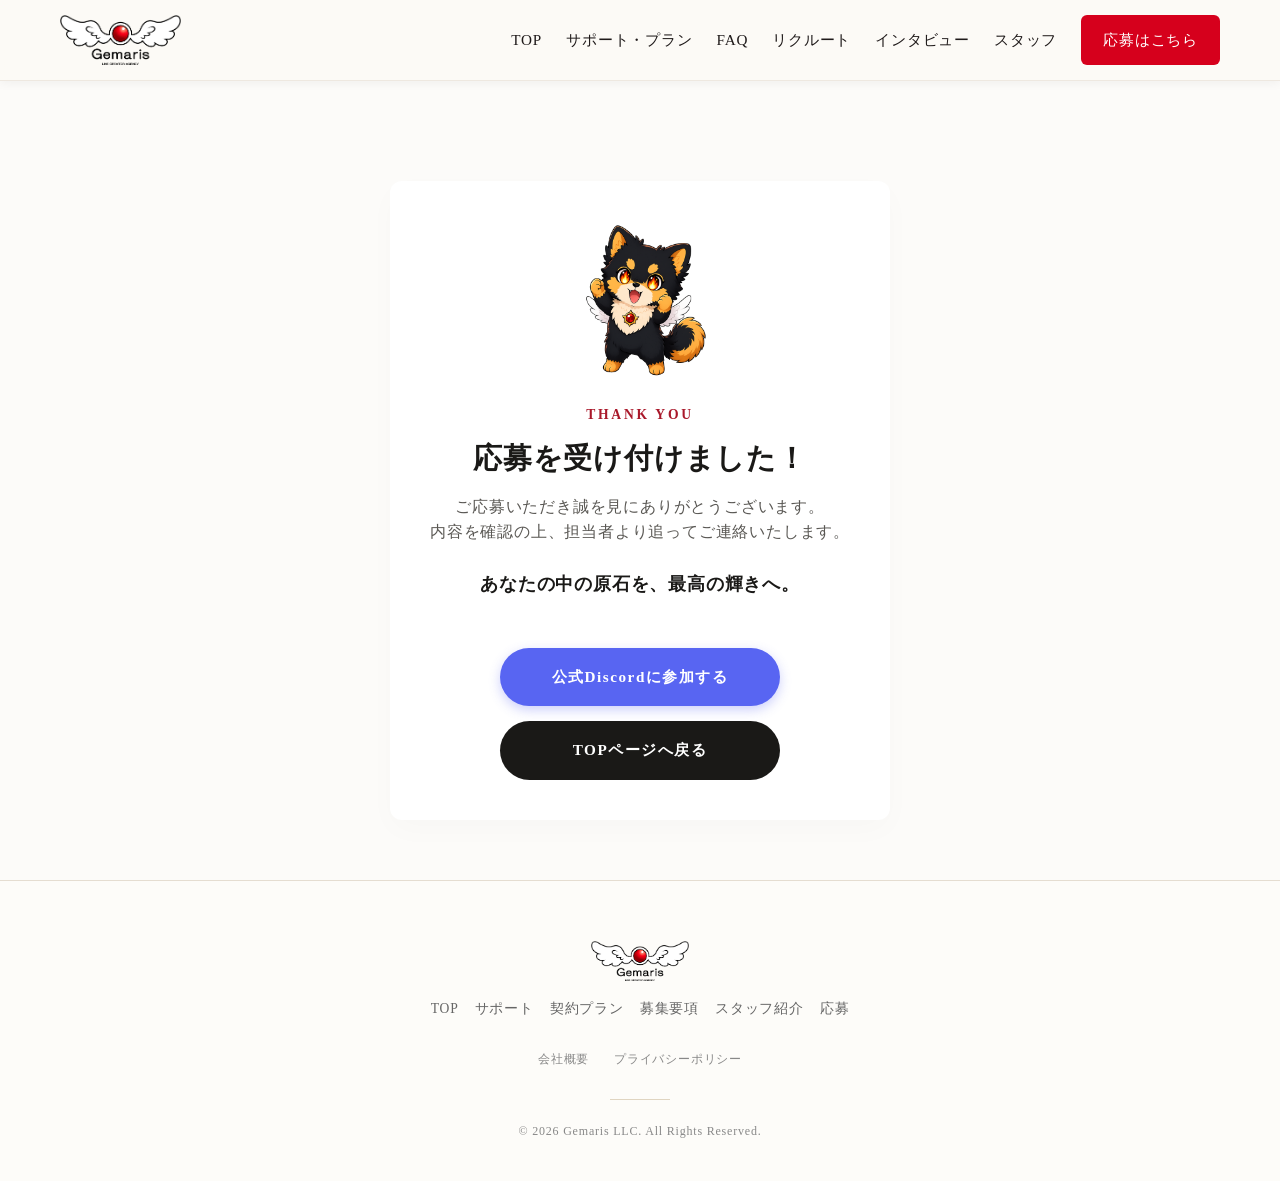
<file: thanks.html>
<!DOCTYPE html>
<html lang="ja">

<head>
<meta charset="UTF-8">
<meta name="viewport" content="width=device-width, initial-scale=1.0">
<title>応募ありがとうございました｜Gemaris</title>
<meta name="description" content="Gemaris応募完了ページ">
<link rel="stylesheet" href="css/style.css">

<style>
  .page-hero {
    padding-top: 100px !important;
    padding-bottom: 60px !important;
    background-color: #fcfbf9;
  }

  /* 中央揃えのスタイリッシュなラッパー */
  .thanks-wrapper {
    display: flex;
    flex-direction: column;
    align-items: center;
    text-align: center;
    max-width: 500px;
    margin: 0 auto;
    padding: 20px;
  }

  /* イリスちゃんの画像をスマホに最適なサイズ感に */
  .thanks-iris {
    width: 100%;
    max-width: 160px;
    height: auto;
    margin-bottom: 20px;
    display: block;
  }

  .thanks-badge {
    font-family: 'Georgia', serif;
    font-size: 0.85rem;
    letter-spacing: 0.2em;
    color: #a9182a;
    font-weight: bold;
    display: block;
    margin-bottom: 10px;
  }

  .thanks-content h1 {
    font-size: 1.8rem;
    font-weight: 900;
    color: #1a1917;
    margin: 0 0 15px 0;
    line-height: 1.4;
  }

  .thanks-content p {
    font-size: 1rem;
    line-height: 1.6;
    color: #5a5854;
    margin: 0 0 25px 0;
  }

  /* 導線を邪魔しないシンプル応援メッセージ */
  .thanks-cheer {
    font-size: 1.1rem !important;
    font-weight: 700;
    color: #1a1917 !important;
    margin-top: 10px;
    margin-bottom: 0px;
  }

  /* ボタンコンテナ */
  .thanks-buttons {
    display: flex;
    flex-direction: column;
    gap: 15px;
    width: 100%;
    max-width: 280px;
    margin: 25px auto 0;
  }

  /* 押しやすいぷっくり立体ボタン化 */
  .thanks-buttons .button {
    display: block;
    width: 100%;
    padding: 14px 0;
    font-size: 0.95rem;
    font-weight: 700;
    text-decoration: none;
    text-align: center;
    border-radius: 30px;
    transition: all 0.3s ease;
  }

  /* Discord登録（メインアクション：一番目立たせる） */
  .thanks-buttons .btn-discord {
    background-color: #5865F2;
    color: #ffffff !important;
    box-shadow: 0 4px 12px rgba(88, 101, 242, 0.3);
  }
  .thanks-buttons .btn-discord:hover {
    background-color: #4752C4;
  }

  /* TOPページへ（サブアクション：落ち着いた黒） */
  .thanks-buttons .btn-red {
    background-color: #1a1917;
    color: #ffffff !important;
  }
  .thanks-buttons .btn-red:hover {
    background-color: #a9182a;
  }

  @media screen and (min-width: 576px) {
    .thanks-wrapper {
      padding: 40px;
      background: #ffffff;
      border-radius: 12px;
      box-shadow: 0 10px 30px rgba(0,0,0,0.02);
    }
  }
</style>
</head>

<body>

<header class="header">
    <div class="container header-inner">
        <a href="index.html">
            <img src="images/image(24).png" alt="Gemaris" class="logo">
        </a>
        <button class="hamburger" id="js-hamburger">
            <span></span><span></span><span></span>
        </button>
        <nav class="nav-menu" id="js-nav-menu">
            <a href="index.html">TOP</a>
            <a href="index.html#plans">サポート・プラン</a>
            <a href="index.html#faq">FAQ</a>
            <a href="index.html#recruit-teaser">リクルート</a>
            <a href="index.html#story-section">インタビュー</a>
            <a href="index.html#staff-teaser">スタッフ</a>
            <a href="apply.html" class="apply-btn">応募はこちら</a>
        </nav>
    </div>
</header>

<section class="page-hero">
  <div class="container">
    <div class="thanks-wrapper">
      
      <img src="images/iris-fight.png" alt="イリス" class="thanks-iris">
      
      <div class="thanks-content">
        <span class="thanks-badge">THANK YOU</span>
        <h1>応募を受け付けました！</h1>
        <p>ご応募いただき誠を見にありがとうございます。<br>内容を確認の上、担当者より追ってご連絡いたします。</p>
        
        <p class="thanks-cheer">あなたの中の原石を、最高の輝きへ。</p>
      </div>

      <div class="thanks-buttons">
        <a href="https://discord.gg/YOUR_LINK" class="button btn-discord">公式Discordに参加する</a>
        <a href="index.html" class="button btn-red">TOPページへ戻る</a>
      </div>

    </div>
  </div>
</section>

<!-- ==========================================
       🏁 統一フッターセクション（html個別指定版）
       ========================================== -->
  <footer class="footer">
    <div class="container">
      <div class="footer-logo">
        <img src="images/image(24).png" alt="Gemaris">
      </div>
      
      <!-- メインナビ：セクションではなく、ページ（.html）単位でシンプルに繋ぐ -->
      <div class="footer-links">
        <a href="index.html">TOP</a>
        <a href="support.html">サポート</a>
        <a href="plan.html">契約プラン</a>
        <a href="recruit.html">募集要項</a>
        <a href="staff.html">スタッフ紹介</a>
        <a href="apply.html">応募</a>
      </div>

      <!-- サブナビ：会社概要とプライバシーポリシー -->
      <div class="footer-sub-links" style="text-align: center; margin-top: 15px; margin-bottom: 15px;">
        <a href="company.html" style="font-size: 0.75rem; color: #888888; text-decoration: none; margin: 0 10px;">会社概要</a>
        <a href="privacy.html" style="font-size: 0.75rem; color: #888888; text-decoration: none; margin: 0 10px;">プライバシーポリシー</a>
      </div>

      <p class="copyright">© 2026 Gemaris LLC. All Rights Reserved.</p>
    </div>
  </footer>
  <!-- ==========================================
       🏁 統一フッターセクション（ここまで）
       ========================================== -->

<script>
    const hamburger = document.getElementById('js-hamburger');
    const navMenu = document.getElementById('js-nav-menu');

    if (hamburger && navMenu) {
        hamburger.addEventListener('click', () => {
            hamburger.classList.toggle('is-active');
            navMenu.classList.toggle('is-active');
        });

        const navLinks = navMenu.querySelectorAll('a');
        navLinks.forEach(link => {
            link.addEventListener('click', () => {
                navMenu.classList.remove('is-active');
                hamburger.classList.remove('is-active');
            });
        });
    }
</script>
</body>
</html>
</file>
<file: css/style.css>
/* ==========================================================================
   VARIABLES & RESET
   ========================================================================== */
:root {
  --gem-red: #D6001C;
  --gem-red-dark: #B50018;
  --gem-black: #1F1A1A;
  --gem-gray: #554D4D;
  --gem-paper: #FCFAF6;
  --gem-paper-light: #FDFCF9;
  --gem-border: #E5DDD1;
  --discord: #5865F2;
  --shadow: 0 15px 45px rgba(215, 201, 182, 0.25);
}

* {
  margin: 0;
  padding: 0;
  box-sizing: border-box;
}

html {
  scroll-behavior: smooth;
}

body {
  font-family: "Times New Roman", "Noto Serif JP", "Hiragino Mincho ProN", "Hiragino Sans", serif;
  color: var(--gem-black);
  line-height: 2.0;
  letter-spacing: 0.05em;
  background: 
    radial-gradient(circle at 10% 20%, rgba(243, 237, 226, 0.45), transparent 80%),
    radial-gradient(circle at 90% 80%, rgba(229, 216, 193, 0.35), transparent 80%),
    var(--gem-paper);
}

img {
  max-width: 100%;
  display: block;
}

a {
  text-decoration: none;
}

/* ==========================================================================
   LAYOUT & COMMON
   ========================================================================== */
.container {
  width: 100%;
  max-width: 1200px;
  margin: auto;
  padding: 0 20px;
}

.section {
  padding: 120px 0;
}

h1 {
  font-size: 3.5rem;
  line-height: 1.5;
  margin-bottom: 25px;
  font-weight: 600;
}

h2 {
  font-size: 2.4rem;
  text-align: center;
  margin-bottom: 20px;
  position: relative;
  font-weight: 600;
}

h2::after {
  content: "";
  width: 60px;
  height: 2px;
  background: var(--gem-red);
  display: block;
  margin: 18px auto 0;
  border-radius: 999px;
}

h3 {
  margin-bottom: 15px;
  font-weight: 600;
}

p {
  margin-bottom: 18px;
}

.section-lead {
  max-width: 800px;
  margin: 0 auto 60px;
  text-align: center;
  color: var(--gem-gray);
  font-size: 1.05rem;
}

ul {
  padding-left: 20px;
}

li {
  margin-bottom: 10px;
}

/* ==========================================================================
   HEADER & NAVIGATION
   ========================================================================== */
.header {
  position: sticky;
  top: 0;
  z-index: 9999;
  background: rgba(252, 250, 246, 0.95);
  backdrop-filter: blur(15px);
  border-bottom: 1px solid rgba(229, 221, 209, 0.6);
  box-shadow: 0 2px 10px rgba(0,0,0,0.05);
}

.header-inner {
  height: 80px;
  display: flex;
  justify-content: space-between;
  align-items: center;
}

.logo {
  height: 50px;
}

.nav-menu {
  display: flex;
  gap: 24px;
  align-items: center;
}

.nav-menu a {
  color: var(--gem-black);
  font-weight: 500;
  font-size: 0.95rem;
  transition: .3s;
}

.nav-menu a:hover {
  color: var(--gem-red);
}

.apply-btn {
  background: var(--gem-red);
  color: white !important;
  padding: 10px 22px;
  border-radius: 6px;
  font-weight: 600;
}

.hamburger {
  display: none;
}

/* ==========================================================================
   BUTTONS
   ========================================================================== */
.button {
  display: inline-block;
  padding: 16px 36px;
  border-radius: 6px;
  font-weight: 600;
  letter-spacing: 0.1em;
  transition: .3s ease;
}

.apply-button {
  background: var(--gem-red);
  color: white;
  box-shadow: 0 8px 25px rgba(214, 0, 28, 0.2);
}

.apply-button:hover {
  background: var(--gem-red-dark);
  transform: translateY(-2px);
  box-shadow: 0 12px 30px rgba(214, 0, 28, 0.3);
}

.discord-button {
  background: var(--discord);
  color: white;
}

.discord-button:hover {
  transform: translateY(-2px);
}

/* ==========================================================================
   HERO SECTION
   ========================================================================== */
.hero {
  min-height: 100vh;
  display: flex;
  align-items: center;
  justify-content: center;
  text-align: center;
  position: relative;
  overflow: hidden;
  padding-top: 120px;
}

.hero-logo-bg {
  position: absolute;
  top: 50%;
  left: 50%;
  width: 900px;
  max-width: 90vw;
  transform: translate(-50%,-50%);
  opacity: .03;
}

.hero-inner {
  position: relative;
  z-index: 10;
}

.hero-logo {
  height: 200px;
  margin: auto;
  margin-bottom: 30px;
}

.hero-category {
  color: var(--gem-red-dark);
  font-weight: 600;
  letter-spacing: 0.25em;
  margin-bottom: 25px;
  display: flex;
  align-items: center;
  justify-content: center;
  gap: 20px;
}

.hero-category::before,
.hero-category::after {
  content: "";
  width: 30px;
  height: 1px;
  background: var(--gem-border);
  display: inline-block;
}

.hero h1 {
  font-size: clamp(1.8rem, 3.5vw, 2.8rem);
  font-weight: 600;
  color: var(--gem-black);
  line-height: 1.6;
}

.hero-text {
  max-width: 700px;
  margin: auto;
}

.hero-buttons {
  margin-top: 45px;
  display: flex;
  justify-content: center;
  gap: 20px;
  flex-wrap: wrap;
}

/* ==========================================================================
   CARDS & GRIDS
   ========================================================================== */
.concept-card,
.origin-card,
.support-card,
.plan-card,
.manual-card,
.company-link-card,
.business-card {
  background: rgba(255, 255, 255, 0.8);
  border: 1px solid rgba(229, 221, 209, 0.6);
  border-radius: 16px;
  padding: 40px;
  box-shadow: var(--shadow);
  transition: .3s ease;
  color: var(--gem-black) !important;
}

.concept-card:hover,
.origin-card:hover,
.support-card:hover,
.plan-card:hover,
.manual-card:hover {
  transform: translateY(-5px);
  box-shadow: 0 20px 50px rgba(215, 201, 182, 0.35);
}

.concept-card p, .origin-card p, .support-card p, .plan-card p, .manual-card p, .company-link-card p, .business-card p,
.concept-card li, .origin-card li, .support-card li, .plan-card li, .manual-card li {
  color: var(--gem-gray) !important;
  opacity: 1 !important;
}

.concept-grid, .support-grid, .manual-grid, .business-grid {
  display: grid;
  grid-template-columns: repeat(3, 1fr);
  gap: 30px;
}

.plan-grid {
  display: grid;
  grid-template-columns: repeat(2, 1fr);
  gap: 30px;
}

.origin-message {
  margin-top: 60px;
  background: rgba(255, 255, 255, 0.8);
  border: 1px solid rgba(229, 221, 209, 0.6);
  border-radius: 16px;
  padding: 50px;
  text-align: center;
  box-shadow: var(--shadow);
  color: var(--gem-black) !important;
}

/* ==========================================================================
   🛠️ STAFF TEASER SECTION (イラストはみ出し完全修正版)
   ========================================================================== */
.company-link-card {
  background: #ffffff !important;
  border: 1px solid #E5DDD1 !important;
  border-radius: 24px !important;
  padding: 50px 40px !important;
  box-shadow: 0 20px 50px rgba(215, 201, 182, 0.2) !important;
  text-align: center;
  margin-top: 30px;
}

.staff-teaser-img {
  display: block;
  width: 100%;
  max-width: 320px;
  height: auto;
  margin: 30px auto;
}

/* ==========================================================================
   🛠️ EQUIPMENT & SUPPORT ITEM GRID (配信活動サポート)
   ========================================================================== */
.support-item-grid {
  display: flex;
  gap: 30px;
  justify-content: center;
  flex-wrap: wrap;
  margin-bottom: 50px;
}

.support-item-card {
  flex: 1;
  min-width: 250px;
  max-width: 300px;
  text-align: center;
}

.support-item-imgbox {
  width: 100%;
  aspect-ratio: 1/1;
  overflow: hidden;
  border-radius: 16px;
  background: #fff;
  box-shadow: 0 10px 30px rgba(215, 201, 182, 0.2);
  margin-bottom: 15px;
}

.support-item-imgbox img {
  width: 100%;
  height: 100%;
  object-fit: cover;
}

.support-item-card h3 {
  font-size: 1.1rem;
  font-weight: 600;
  color: #1F1A1A;
}

/* ==========================================================================
   🛠️ EXPENSE SUBSIDY GRID (経費補助制度)
   ========================================================================== */
.expense-grid {
  display: flex;
  gap: 20px;
  justify-content: center;
  flex-wrap: wrap;
}

.expense-card-item {
  flex: 1;
  min-width: 220px;
  max-width: 260px;
  background: #ffffff;
  border: 1px solid #E5DDD1;
  padding: 40px 20px;
  border-radius: 16px;
  text-align: center;
  box-shadow: 0 15px 45px rgba(215, 201, 182, 0.25);
}

.expense-icon {
  font-size: 2.5rem;
  margin-bottom: 15px;
}

.expense-card-item h3 {
  font-size: 1.1rem;
  font-weight: 600;
  color: #1F1A1A;
  margin: 0;
}

/* ==========================================================================
   🛠️ FAQ SECTION
   ========================================================================== */
.faq-iris {
  text-align: center;
  margin-bottom: 20px;
}

.faq-iris-img {
  max-width: 200px;
  margin: 0 auto;
}

.faq-list-wrapper {
  display: flex;
  flex-direction: column;
  gap: 25px;
  max-width: 800px;
  margin: 0 auto;
}

.faq-item {
  background: #ffffff;
  border: 1px solid #E5DDD1;
  border-left: 5px solid #E50914;
  border-radius: 12px;
  padding: 25px;
  box-shadow: 0 10px 30px rgba(215, 201, 182, 0.15);
  text-align: left;
}

.faq-item h3 {
  margin: 0 0 15px 0;
  font-size: 1.1rem;
  font-weight: 700;
  color: #1F1A1A;
}

.faq-item p {
  margin: 0;
  padding-left: 24px;
  color: #554D4D;
  font-size: 0.95rem;
  line-height: 1.8;
}

/* ==========================================================================
   🛠️ RECRUIT TEASER SECTION (スマホパツパツ解消版)
   ========================================================================== */
.recruit-teaser-section {
  padding: 80px 0;
  background: #fdfbf7;
}

.recruit-teaser-container {
  max-width: 1000px;
  margin: 0 auto;
  padding: 0 20px;
  text-align: center;
}

.recruit-teaser-card {
  background: #ffffff;
  border: 1px solid #E5DDD1;
  border-radius: 24px;
  padding: 50px 40px;
  box-shadow: 0 20px 50px rgba(215, 201, 182, 0.2);
  display: flex;
  flex-wrap: wrap;
  align-items: center;
  gap: 40px;
  text-align: left;
}

.recruit-teaser-text {
  flex: 1;
  min-width: 300px;
}

.recruit-teaser-image {
  flex: 1;
  min-width: 300px;
  text-align: center;
}

.recruit-teaser-image img {
  width: 100%;
  max-width: 400px;
  border-radius: 16px;
  box-shadow: 0 10px 30px rgba(0,0,0,0.08);
}

.recruit-teaser-badge {
  background: #E50914;
  color: #fff;
  padding: 6px 14px;
  font-size: 0.8rem;
  font-weight: 700;
  border-radius: 50px;
  display: inline-block;
  margin-bottom: 15px;
}

.recruit-teaser-text h3 {
  font-size: 1.6rem;
  font-weight: 700;
  color: #1F1A1A;
  margin: 0 0 20px 0;
  line-height: 1.4;
}

.recruit-teaser-desc {
  color: #554D4D;
  font-size: 1rem;
  line-height: 1.8;
  margin-bottom: 30px;
}

.recruit-teaser-btn {
  display: inline-block;
  padding: 15px 40px;
  background: #1F1A1A;
  color: #fff;
  border-radius: 50px;
  font-weight: 700;
  box-shadow: 0 8px 20px rgba(0,0,0,0.15);
}

/* ==========================================================================
   🛠️ STORY / INTERVIEW SECTION (ボタン感・リッチ誘導版)
   ========================================================================== */
.story-section {
  background: #fdfbf7;
}

.story-grid {
  display: grid;
  grid-template-columns: repeat(auto-fit, minmax(280px, 1fr));
  gap: 30px;
  margin-top: 40px;
}

.story-card {
  display: block;
  background: #ffffff;
  border: 1px solid #E5DDD1;
  border-radius: 16px;
  padding: 40px 30px;
  box-shadow: 0 10px 30px rgba(215, 201, 182, 0.15);
  transition: all 0.4s cubic-bezier(0.165, 0.84, 0.44, 1);
}

.story-card-inner {
  display: flex;
  flex-direction: column;
  height: 100%;
  min-height: 180px;
}

.story-tag {
  font-size: 0.75rem;
  letter-spacing: 0.15em;
  color: #554D4D;
  font-weight: 700;
  margin-bottom: 15px;
}

.story-card h3 {
  font-size: 1.35rem;
  font-weight: 700;
  color: #1F1A1A;
  line-height: 1.5;
  margin-bottom: 15px;
  transition: color 0.3s ease;
}

.story-card p {
  font-size: 0.95rem;
  color: #554D4D;
  line-height: 1.6;
  margin-bottom: 20px;
}

.story-more {
  margin-top: auto;
  font-size: 0.85rem;
  font-weight: 700;
  color: #1F1A1A;
  display: inline-flex;
  align-items: center;
}

.story-more::after {
  content: "→";
  margin-left: 8px;
  transition: transform 0.3s ease;
}

.story-card:hover {
  transform: translateY(-8px);
  box-shadow: 0 20px 40px rgba(215, 201, 182, 0.4);
  border-color: #1F1A1A;
}

.story-card:hover h3 {
  color: #E50914;
}

.story-card:hover .story-more::after {
  transform: translateX(6px);
}

.story-cta-card {
  border: 2px dashed #E50914;
  background: rgba(229, 9, 20, 0.02);
}

.story-cta-card h3 { color: #E50914; }
.story-cta-card .cta-tag {
  color: #E50914;
  background: rgba(229, 9, 20, 0.1);
  padding: 2px 8px;
  border-radius: 4px;
}
.story-cta-card .story-more { color: #E50914; }

/* ==========================================================================
   🛠️ CTA SECTION (隙間＆等幅スマホ最適化)
   ========================================================================== */
.cta-section {
  text-align: center;
  padding: 80px 0;
}

.cta-buttons {
  display: flex;
  justify-content: center;
  align-items: center;
  gap: 20px;
  margin-top: 40px;
  flex-wrap: wrap;
}

.cta-section .apply-button {
  display: inline-block;
  padding: 16px 40px;
  background: #E50914;
  color: #ffffff;
  border-radius: 8px;
  font-weight: 700;
  box-shadow: 0 8px 20px rgba(229, 9, 20, 0.2);
  min-width: 200px;
  text-align: center;
}

/* ==========================================================================
   DISCORD & FOOTER
   ========================================================================== */
.discord-section { text-align: center; }

/* 🚨 padding の最初の数値を 6px から 60px に大幅アップ！ */
.footer { 
  padding: 60px 0 20px 0 !important; 
  background: var(--gem-paper-light); 
  border-top: 1px solid var(--gem-border); 
  text-align: center; 
}

.footer-logo img { height: 40px; margin: 0 auto 20px; }
.footer-links { display: flex; justify-content: center; gap: 20px; flex-wrap: wrap; margin-bottom: 20px; }
.footer-links a { color: var(--gem-black); font-size: 0.9rem; }
.copyright { margin-top: 20px; font-size: 0.8rem; color: var(--gem-gray); }/* ==========================================================================
   📱 RESPONSIVE (スマホ対応・メディアクエリ)
   ========================================================================== */
@media screen and (max-width: 768px) {
  .section { padding: 80px 0; }
  h1 { font-size: 2.2rem; }
  h2 { font-size: 1.8rem; }

  .concept-grid, .support-grid, .manual-grid, .business-grid, .plan-grid {
    grid-template-columns: 1fr !important;
    gap: 20px;
  }

  /* 💡 ハンバーガーメニュー周りの不具合完全撲滅指定 */
  .hamburger {
    display: block !important;
    width: 30px;
    height: 25px;
    position: relative;
    background: none;
    border: none;
    cursor: pointer;
    z-index: 10000;
  }
  
  .hamburger span {
    display: block;
    width: 100%;
    height: 2px;
    background: #1F1A1A;
    position: absolute;
    transition: all 0.3s ease;
  }
  
  .hamburger span:nth-child(1) { top: 0; }
  .hamburger span:nth-child(2) { top: 11px; }
  .hamburger span:nth-child(3) { bottom: 0; }

  /* 💡 ボタン押下時に三本線を「✕」に変形 */
  .hamburger.is-active span:nth-child(1) { transform: translateY(11px) rotate(45deg); }
  .hamburger.is-active span:nth-child(2) { opacity: 0; }
  .hamburger.is-active span:nth-child(3) { transform: translateY(-12px) rotate(-45deg); }

  /* 💡 display: none から !important を排除してJSでの展開を許可 */
  .nav-menu {
    display: none; 
    position: absolute;
    top: 80px;
    left: 0;
    width: 100%;
    background: rgba(252, 250, 246, 0.98);
    flex-direction: column;
    padding: 30px;
    gap: 20px;
    box-shadow: 0 10px 20px rgba(0,0,0,0.05);
    border-bottom: 1px solid rgba(229, 221, 209, 0.6);
    z-index: 9999;
  }
  
  /* 開いた時は!important付きで強制表示 */
  .nav-menu.is-active {
    display: flex !important;
  }
  
  .apply-btn { width: 100%; text-align: center; }

  /* スタッフカードスマホ余白 */
  .company-link-card { padding: 30px 20px !important; margin: 30px 15px 0 !important; }
  .staff-teaser-img { max-width: 240px; }

  /* 募集 teaser スマホ最適化 */
  .recruit-teaser-section { padding: 50px 0; }
  .recruit-teaser-card { padding: 30px 20px; gap: 25px; }
  .recruit-teaser-text, .recruit-teaser-image { min-width: 100%; }
  .recruit-teaser-text h3 { font-size: 1.35rem; }
  .recruit-teaser-desc { font-size: 0.95rem; }
  .recruit-teaser-btn-wrap { text-align: center; }
  .recruit-teaser-btn { width: 100%; max-width: 280px; }

  /* STORYカードスマホ最適化 */
  .story-grid { gap: 20px; }
  .story-card { padding: 30px 24px; }
  .story-card-inner { min-height: 140px; }
  .story-card h3 { font-size: 1.25rem; }

  /* CTA縦並び＆等幅 */
  .cta-buttons { flex-direction: column; gap: 15px; padding: 0 20px; }
  .cta-section .apply-button { width: 100%; max-width: 300px; margin: 0 auto; }
}
/* ==========================================
   🏁 フッターセクションのレスポンシブ改善CSS
   ========================================== */

/* 1. リンク全体のエリア設定 */
.footer-links {
  display: flex;
  flex-wrap: wrap;       /* スマホで綺麗に折り返すように設定 */
  justify-content: center;
  gap: 8px 16px;         /* ★横の隙間は16px、縦の行間（gap）は8pxと超コンパクトに凝縮！ */
  margin-top: 20px;
  margin-bottom: 25px;   /* 仕切り線までの余白 */
}

/* 2. 各ハイパーリンク自体の調整 */
.footer-links a {
  display: inline-block;
  line-height: 1.2;      /* ★行の高さ自体を限界まで詰めて、1つの塊に見せるで */
  font-size: 0.85rem;    /* スマホで見やすい上品なサイズ感 */
  text-decoration: none;
  color: #666666;        /* 高級感のあるシックなグレー（お好みで変えてな） */
}

/* 3. コピーライトとの間に「仕切り線」を爆誕させる */
.copyright {
  position: relative;
  margin-top: 25px;      /* ★リンクエリアとの境界をガッツリ広げる（25px） */
  padding-top: 20px;     /* ★仕切り線から文字までの余白（20px） */
  font-size: 0.75rem;
  color: #888888;
  text-align: center;
}

/* ★超簡単！CSSだけでコピーライトの上にオシャレな仕切り線を引く魔法の記述 */
.copyright::before {
  content: "";
  position: absolute;
  top: 0;
  left: 50%;
  transform: translateX(-50%);
  width: 60px;           /* ★線の長さ（画面いっぱいじゃなく、中央にちょこんと置くのが今風でラグジュアリーや） */
  height: 1px;
  background-color: #e0d5c1; /* Gemarisの世界観に合わせた上品なゴールド・ベージュ系の薄い線 */
}
/* 1. 見出し系だけは、不自然な1文字改行を防ぐためにキープ */
h1, h2, h3, h4 {
  word-break: keep-all;
  overflow-wrap: break-word;
}

/* 2. 🚨戦犯：長文（p）や全体（body）は、絶対に突き抜けないように標準改行に戻す */
body, p {
  word-break: normal !important;      /* 横の突き抜けを緊急停止 */
  overflow-wrap: break-word !important; /* 枠線に合わせて安全に自動改行 */
}
</file>
<file: css/plan.css>
/* ==========================================================================
   Gemarisデザイン完全再現版：契約プラン専用スタイル（画像特化型）
   ========================================================================== */

/* 全体の背景をFAQ同様の生成りカラーに統一 */
body.gemaris-theme {
  background-color: #fdfaf5 !important;
  color: #3a241c !important; 
}

/* プラン画像エリア（スマホでも小さくならんように横幅を最大化） */
.plan-hero-section {
  padding: 40px 20px 10px !important;
  text-align: center !important;
}

.plan-char-container {
  max-width: 560px !important; /* 横幅の上限を少し広げて見やすく */
  width: 95% !important;
  margin: 0 auto !important;
}

.plan-char-img {
  width: 100% !important;
  height: auto !important;
  display: block !important;
  border-radius: 8px !important;
}

/* 注記セクションの調整 */
.plan-note-section {
  padding: 10px 0 30px !important;
}

.comparison-note {
  max-width: 600px !important;
  margin: 0 auto !important;
  font-size: 14px !important;
  color: #666666 !important;
  text-align: center !important;
  padding: 0 20px !important;
  line-height: 1.6 !important;
}

/* 📱 スマホ用レスポンシブ調整 */
@media screen and (max-width: 768px) {
  .plan-hero-section {
    padding: 20px 10px 5px !important;
  }

  .plan-char-container {
    max-width: 100% !important;
    width: 100% !important; /* スマホ画面の横幅いっぱいにドカンと表示 */
  }

  .comparison-note {
    font-size: 12.5px !important;
  }
}
/* ==========================================================================
   📊 報酬シミュレーション導線セクション（デザイン完全調和版）
   ========================================================================== */
.simulation-lead-section {
  padding: 15px 20px 25px !important;
  text-align: center !important;
}

.simulation-lead-container {
  max-width: 560px !important; /* plan-char-containerと完全に横幅を統一 */
  width: 95% !important;
  margin: 0 auto !important;
}

.simulation-lead-text {
  font-family: 'Times New Roman', 'YuMincho', '游明朝', 'Hiragino Mincho ProN', serif !important;
  font-size: 14px !important;
  color: #3a241c !important; /* bodyのベースカラーと統一 */
  font-weight: 600 !important;
  letter-spacing: 0.05em !important;
  margin: 0 0 18px 0 !important;
}

.simulation-gold-btn {
  display: inline-block !important;
  width: 100% !important; /* 既存の枠組みにジャストフィットさせる */
  max-width: 420px !important; /* スマホ・PC両方で間伸びしない絶妙なサイズ */
  padding: 16px 20px !important;
  background: linear-gradient(135deg, #601214 0%, #400507 100%) !important; /* ボルドー・えんじ系 */
  color: #ffffff !important;
  font-family: 'YuMincho', '游明朝', serif !important;
  font-size: 16px !important;
  font-weight: bold !important;
  letter-spacing: 0.08em !important;
  text-decoration: none !important;
  border-radius: 6px !important;
  border: 1px solid #997c56 !important; /* 高級感漂うゴールドの細縁 */
  box-shadow: 0 6px 15px rgba(96, 18, 20, 0.2), 0 0 8px rgba(153, 124, 86, 0.1) !important;
  box-sizing: border-box !important;
  transition: all 0.25s ease !important;
}

/* ホバー時の優雅なインタラクション */
.simulation-gold-btn:hover {
  transform: translateY(-1px) !important;
  background: linear-gradient(135deg, #751a1c 0%, #4d080a 100%) !important;
  border-color: #c5a880 !important;
  box-shadow: 0 8px 20px rgba(96, 18, 20, 0.3), 0 0 12px rgba(197, 168, 128, 0.2) !important;
}

/* 📱 スマホ用レスポンシブ微調整 */
@media screen and (max-width: 768px) {
  .simulation-lead-section {
    padding: 10px 10px 20px !important;
  }
  
  .simulation-lead-container {
    width: 100% !important;
  }
  
  .simulation-lead-text {
    font-size: 13px !important;
    line-height: 1.5 !important;
  }
  
  .simulation-gold-btn {
    width: 90% !important; /* スマホでは画面端から少し余白を持たせて押しやすく */
    font-size: 14.5px !important;
    padding: 14px 15px !important;
  }
}
</file>
<file: css/recruit.css>
/* ==========================================================================
   Gemarisデザイン完全再現版：ライバー募集専用スタイル
   ========================================================================== */

/* 全体の背景をFAQ・プラン・サポート同様の生成りカラーに統一 */
body.gemaris-theme {
  background-color: #fdfaf5 !important;
  color: #3a241c !important; 
}

.recruit-page-wrapper {
  padding: 40px 0 60px !important;
}

/* 熱いメッセージセクション */
.section-message {
  text-align: center !important;
  margin-bottom: 50px !important;
  padding: 0 20px !important;
}

.section-message h2 {
  font-family: 'Georgia', 'Times New Roman', 'Noto Serif JP', serif !important;
  font-size: 28px !important;
  color: #6a1b1b !important; /* Gemarisワインレッド */
  line-height: 1.5 !important;
  font-weight: bold !important;
  margin-bottom: 25px !important;
}

.section-message .main-text p {
  font-size: 15px !important;
  line-height: 1.8 !important;
  color: #4a342c !important;
  margin-bottom: 15px !important;
  max-width: 750px !important;
  margin-left: auto !important;
  margin-right: auto !important;
}

/* 👑 WANTED画像エリア（縮こまりを完全に防ぐ！） */
.recruit-image-section {
  padding: 10px 20px 40px !important;
  text-align: center !important;
}

.recruit-char-container {
  max-width: 560px !important; /* イラストのクオリティを最大に活かす幅 */
  width: 95% !important;
  margin: 0 auto !important;
}

.recruit-char-img {
  width: 100% !important;
  height: auto !important;
  display: block !important;
  border-radius: 8px !important;
}

/* 💬 キャラクター応援エリア（画像の額縁風2重線デザインを完全再現） */
.section-characters {
  display: flex !important;
  justify-content: center !important;
  gap: 40px !important;
  max-width: 860px !important;
  margin: 0 auto 50px !important;
  padding: 0 20px !important;
}

.char-box {
  flex: 1 !important;
  background: #ffffff !important;
  border: 1px solid #c9b195 !important; /* ゴールドベージュ外枠 */
  border-radius: 12px !important;
  padding: 25px 20px !important;
  position: relative !important;
  display: flex !important;
  flex-direction: column !important;
  align-items: center !important;
  box-shadow: 0 4px 15px rgba(160, 130, 100, 0.05) !important;
}

/* 内側の2重飾り線 */
.char-box::before {
  content: '' !important;
  position: absolute !important;
  top: 5px !important;
  left: 5px !important;
  right: 5px !important;
  bottom: 5px !important;
  border: 1px solid #f0e6da !important;
  border-radius: 9px !important;
  pointer-events: none !important;
}

/* 吹き出し風の文字エリア */
.balloon {
  font-size: 14px !important;
  line-height: 1.6 !important;
  color: #3a241c !important;
  text-align: center !important;
  margin-bottom: 20px !important;
  font-weight: 500 !important;
  position: relative !important;
  z-index: 1 !important;
}

.char-img {
  max-width: 140px !important;
  width: 100% !important;
  height: auto !important;
  margin-top: auto !important;
  z-index: 1 !important;
}

/* 注記セクション */
.recruit-note-section {
  max-width: 600px !important;
  margin: 0 auto 40px !important;
  padding: 0 20px !important;
}

.recruit-note {
  font-size: 13px !important;
  color: #666666 !important;
  text-align: center !important;
  line-height: 1.6 !important;
}

/* 🚀 ボタンエリア */
.section-buttons {
  display: flex !important;
  justify-content: center !important;
  gap: 20px !important;
  padding: 0 20px !important;
}

.btn {
  display: inline-flex !important;
  align-items: center !important;
  justify-content: center !important;
  padding: 15px 35px !important;
  font-size: 16px !important;
  font-weight: bold !important;
  text-decoration: none !important;
  border-radius: 30px !important;
  transition: all 0.3s ease !important;
  box-shadow: 0 4px 15px rgba(0,0,0,0.1) !important;
}

.btn-red {
  background: #6a1b1b !important;
  color: #ffffff !important;
  border: 1px solid #e5c38c !important;
}
.btn-red:hover {
  background: #521313 !important;
  transform: translateY(-2px) !important;
}

.btn-discord {
  background: #5865F2 !important;
  color: #ffffff !important;
}
.btn-discord:hover {
  background: #3b47c4 !important;
  transform: translateY(-2px) !important;
}

/* 📱 スマホ用レスポンシブ調整（超重要！） */
@media screen and (max-width: 768px) {
  .section-message h2 {
    font-size: 22px !important;
  }

  .section-message .main-text p {
    font-size: 14px !important;
    text-align: left !important;
  }

  .recruit-char-container {
    max-width: 100% !important;
    width: 100% !important; /* スマホ画面いっぱいに表示 */
  }

  /* キャラクターボックスを縦並びにする */
  .section-characters {
    flex-direction: column !important;
    gap: 24px !important;
  }

  .char-box {
    width: 100% !important;
    padding: 20px 15px !important;
  }

  .balloon {
    font-size: 13px !important;
  }

  .char-img {
    max-width: 110px !important;
  }

  /* ボタンもスマホでは縦並びにしてタップしやすく */
  .section-buttons {
    flex-direction: column !important;
    align-items: center !important;
    gap: 15px !important;
  }

  .btn {
    width: 100% !important;
    max-width: 300px !important;
    padding: 14px 20px !important;
    font-size: 15px !important;
  }
}
/* イメージマップのボタン部分をマウスホバーした時に指マークにする */
map area {
  cursor: pointer !important;
}
</file>
<file: css/simulation.css>
/* ==========================================================================
   Gemarisデザイン：報酬・キープシミュレーション（完全版スタイル）
   ========================================================================== */

/* 👑 全体のベース（他ページと完全統一） */
body.gemaris-theme {
  font-family: 'Times New Roman', 'YuMincho', '游明朝', 'Hiragino Mincho ProN', 'Hiragino Sans', serif !important;
  background-color: #fdfaf5 !important;
  color: #3a241c !important;
  line-height: 1.6 !important;
  margin: 0;
  padding: 0;
}

/* 👑 ページタイトルエリア */
.simulation-header {
  text-align: center !important;
  padding: 60px 20px 40px !important;
  background-color: #ffffff !important;
  border-bottom: 1px solid #e2dcd3 !important;
}
.simulation-header h1 {
  font-family: 'YuMincho', '游明朝', serif !important;
  font-size: 26px !important;
  color: #601214 !important;
  margin: 0 0 12px 0 !important;
  letter-spacing: 0.08em !important;
  font-weight: bold !important;
}
.simulation-header h1::after {
  content: "" !important;
  display: block !important;
  width: 40px !important;
  height: 2px !important;
  background-color: #997c56 !important;
  margin: 15px auto 0 auto !important;
}
.simulation-header p {
  font-size: 14px !important;
  color: #666666 !important;
  margin: 0 !important;
  letter-spacing: 0.03em !important;
}

/* 👑 メインコンテンツエリア */
.simulation-main {
  max-width: 640px !important;
  margin: 40px auto 60px auto !important;
  padding: 0 20px !important;
  box-sizing: border-box !important;
}

/* 📢 アプリ別の境界プラカード（中央寄せ完全最適化） */
.app-section-block {
  margin-bottom: 50px;
}
/* ==========================================================================
   📱 媒体別イメージプラカード（画像通りの公式カラーに完全修正版）
   ========================================================================== */

/* 📢 プラカードの基本構造 */
.app-placard {
  display: flex !important;
  flex-direction: column !important;
  justify-content: center !important;
  align-items: center !important;
  text-align: center !important;
  padding: 18px 20px !important;
  margin-bottom: 24px !important;
  border-radius: 8px !important;
  box-shadow: 0 4px 12px rgba(0,0,0,0.06) !important;
  font-family: -apple-system, BlinkMacSystemFont, "Segoe UI", Roboto, sans-serif !important;
}

/* 🍊 1枚目の画像：Palmu（鮮やかなオレンジ背景 × 白文字） */
.app-placard.palmu-color {
  background: #ff9300 !important; /* 画像通りの鮮やかなパキッとしたオレンジ */
  border: none !important;
}
.app-placard.palmu-color .app-logo-text {
  color: #ffffff !important;      /* 画像通りの真っ白な文字 */
  font-weight: 800 !important;
  font-size: 1.7rem !important;
  letter-spacing: 0.06em !important;
}
.app-placard.palmu-color .app-sub-text {
  color: #ffffff !important;      /* サブテキストもパキッと白文字 */
  opacity: 0.9 !important;
  margin-top: 4px !important;
  font-weight: 600 !important;
  font-size: 0.85rem !important;
}

/* 🏳️ 2枚目の画像：Pococha（綺麗な白背景 × パキッとした黒文字） */
.app-placard.pococha-color {
  background: #ffffff !important; /* 画像通りの綺麗な真っ白背景 */
  border: 1px solid #e2dcd3 !important; /* サイトに馴染む綺麗な薄い枠線 */
}
.app-placard.pococha-color .app-logo-text {
  color: #111111 !important;      /* 画像通りのパキッとした黒文字 */
  font-weight: 800 !important;
  font-size: 1.7rem !important;
  letter-spacing: 0.06em !important;
}
.app-placard.pococha-color .app-sub-text {
  color: #555555 !important;      /* サブテキストは少し落ち着いた黒・ダークグレー */
  margin-top: 4px !important;
  font-weight: 600 !important;
  font-size: 0.85rem !important;
}

/* 👑 アコーディオン（details/summary） */
.table-container {
  width: 100% !important;
  margin-bottom: 25px !important;
  background: #ffffff !important;
  border: 1px solid #e2dcd3 !important;
  border-radius: 8px !important;
  box-shadow: 0 6px 18px rgba(58, 36, 28, 0.04) !important;
  overflow: hidden !important;
}
details {
  width: 100% !important;
}
summary {
  font-family: 'YuMincho', '游明朝', serif !important;
  font-size: 1.15rem !important;
  font-weight: bold !important;
  color: #4a0d0e !important;
  padding: 22px 24px !important;
  cursor: pointer !important;
  list-style: none !important;
  position: relative !important;
  background-color: #ffffff !important;
  user-select: none !important;
  transition: background-color 0.3s ease !important;
}
summary::-webkit-details-marker {
  display: none !important;
}
summary::after {
  content: '◆' !important;
  position: absolute !important;
  right: 24px !important;
  top: 50% !important;
  transform: translateY(-50%) scale(0.8) !important;
  font-size: 1rem !important;
  color: #997c56 !important;
  transition: transform 0.3s ease, color 0.3s ease !important;
}
details[open] summary {
  background-color: #faf6f0 !important;
  border-bottom: 1px solid #e2dcd3 !important;
}
details[open] summary::after {
  transform: translateY(-50%) rotate(45deg) scale(1) !important;
  color: #601214 !important;
}
summary:hover {
  background-color: #faf6f0 !important;
}
.details-content {
  padding: 15px 24px 24px 24px !important;
  background-color: #ffffff !important;
}

/* 👑 テーブル基本構造（報酬シミュレーション用） */
table {
  width: 100% !important;
  border-collapse: collapse !important;
  margin-top: 10px !important;
  font-size: 0.95rem !important;
}
th {
  background-color: #601214 !important;
  color: #ffffff !important;
  font-weight: 600 !important;
  font-family: 'YuMincho', '游明朝', serif !important;
  border: 1px solid #601214 !important;
  padding: 14px 10px !important;
  font-size: 0.9rem !important;
  letter-spacing: 0.05em !important;
}
td {
  border: 1px solid #e2dcd3 !important;
  padding: 13px 10px !important;
  color: #4a3c31 !important;
}

/* 🎯 修正：各表のランク列を中央寄せにする設定 */
.rank {
  font-weight: bold !important;
  font-family: 'Times New Roman', serif !important;
  background-color: #faf6f0 !important;
  color: #601214 !important;
  text-align: center !important; /* 中央寄せ */
}
.keep-table td.rank-lbl {
  font-weight: 700;
  color: #a9182a;
  text-align: center !important; /* キープ表のランクも中央寄せ */
}

.num {
  text-align: right !important;
  font-variant-numeric: tabular-nums !important;
  font-family: 'Times New Roman', Arial, sans-serif !important;
}
.my-reward {
  font-weight: bold !important;
  color: #601214 !important;
  background-color: #fff9f5 !important;
}
tr:hover td {
  background-color: #fdfaf5 !important;
}
.table-note {
  font-size: 0.75rem !important;
  color: #8a7667 !important;
  margin-top: 12px !important;
  text-align: left !important;
  line-height: 1.5 !important;
}

/* 📊 ランク別還元率専用インジケーター */
.rate-display-block {
  background-color: #fcfbfa;
  border: 1px solid #e6e3df;
  padding: 16px;
  margin-bottom: 20px;
  border-radius: 6px;
  display: flex;
  flex-direction: column;
  gap: 10px;
}
.rate-tag-label {
  font-size: 0.8rem;
  font-weight: 700;
  color: #a9182a;
  letter-spacing: 0.05em;
  border-left: 3px solid #a9182a;
  padding-left: 8px;
  line-height: 1;
}
.rate-chips {
  display: flex;
  flex-wrap: wrap;
  gap: 8px;
}
.rate-chip {
  background: #f0ede9;
  border: 1px solid #dfdad4;
  padding: 6px 12px;
  border-radius: 4px;
  display: inline-flex;
  align-items: center;
  gap: 8px;
  font-size: 0.85rem;
}
.chip-rank { color: #5a5854; font-weight: 500; }
.chip-val { color: #1a1917; font-weight: 700; }
.rate-chip.highlight-ss { background: #fff4f5; border-color: #f7d2d6; }
.rate-chip.highlight-ss .chip-rank { color: #a9182a; font-weight: 700; }
.rate-chip.highlight-ss .chip-val { color: #a9182a; font-size: 0.95rem; }

/* 📊 Palmu専用：ランクキーププラン表用追加スタイル */
.keep-table-wrapper {
  overflow-x: auto;
}
.keep-table {
  width: 100%;
  border-collapse: collapse;
  font-size: 0.85rem;
  margin-bottom: 15px;
  text-align: center;
}
.keep-table th {
  font-family: -apple-system, BlinkMacSystemFont, "Segoe UI", Roboto, sans-serif !important;
  font-size: 0.8rem !important;
  white-space: nowrap;
  background-color: #601214 !important; /* 報酬テーブルと統一 */
  color: #ffffff !important;
  padding: 10px;
}
.keep-table td {
  font-family: -apple-system, BlinkMacSystemFont, "Segoe UI", Roboto, sans-serif !important;
  padding: 10px;
  border-bottom: 1px solid #e2dcd3;
  color: #1a1917;
}
.keep-table tr.highlight-s-row { background-color: rgba(169, 24, 42, 0.03); }

.plan-badge { font-weight: 700; font-size: 0.8rem; }
.plan-badge.p-a { color: #2b6cb0; }
.plan-badge.p-b { color: #b7791f; }
.plan-badge.p-c { color: #a9182a; }

.meter-plan-box { margin-top: 15px; padding-top: 15px; border-top: 1px dashed #e6e3df; }
.meter-note-title { font-size: 0.8rem; color: #5a5854; margin-bottom: 10px; font-weight: 500; }
.meter-cards { display: flex; gap: 10px; }
.meter-card { flex: 1; background: #fcfbfa; border: 1px solid #e6e3df; padding: 10px; border-radius: 4px; }
.m-badge { display: inline-block; font-size: 0.75rem; font-weight: 700; padding: 2px 6px; color: #fff; border-radius: 3px; margin-bottom: 6px; }
.m-badge.p-a { background-color: #2b6cb0; }
.m-badge.p-b { background-color: #b7791f; }
.m-badge.p-c { background-color: #a9182a; }
.meter-card p { margin: 0; font-size: 0.75rem; color: #5a5854; line-height: 1.4; }

/* 📱 レスポンシブ・各種デバイス最適化（メディアクエリ統合） */
@media screen and (max-width: 768px) {
  .simulation-header { padding: 40px 15px 30px !important; }
  .simulation-header h1 { font-size: 20px !important; }
  .simulation-main { margin: 20px auto 40px auto !important; padding: 0 10px !important; }
  summary { font-size: 1.05rem !important; padding: 16px 18px !important; }
  summary::after { right: 18px !important; }
  .details-content { padding: 10px 12px 18px 12px !important; }
  th, td { padding: 11px 6px !important; font-size: 0.85rem !important; }
}

@media screen and (max-width: 480px) {
  .rate-display-block { padding: 12px; }
  .rate-chips { display: grid; grid-template-columns: repeat(2, 1fr); gap: 6px; }
  .rate-chip { justify-content: space-between; padding: 6px 10px; }
  .rate-chip.highlight-ss { grid-column: span 2; }
  
  .meter-cards { flex-direction: column; gap: 6px; }
  .meter-card { display: flex; align-items: center; justify-content: space-between; padding: 8px 12px; }
  .m-badge { margin-bottom: 0 !important; }
}
</file>
<file: css/staff.css>
/* ==========================================================================
   Gemaris スタッフ紹介（修正版：バストアップ安定版）
   ========================================================================== */

/* 背景 */
body.gemaris-theme {
  background-color: #fdfaf5 !important;
  color: #3a241c !important;
}

/* =========================
   プロフィールカード
========================= */
.staff-profile {
  display: flex !important;
  align-items: center !important;
  gap: 30px !important;
  background: #ffffff !important;
  border: 1px solid #c9b195 !important;
  border-radius: 12px !important;
  padding: 30px !important;
  max-width: 750px !important;
  margin: 0 auto 30px !important;
  position: relative !important;
  box-shadow: 0 4px 15px rgba(160, 130, 100, 0.05) !important;
}

.staff-profile::before {
  content: '' !important;
  position: absolute !important;
  top: 5px;
  left: 5px;
  right: 5px;
  bottom: 5px;
  border: 1px solid #f0e6da !important;
  border-radius: 9px !important;
  pointer-events: none !important;
}

/* =========================
   アイコン（重要部分）
========================= */
.staff-img {
  flex-shrink: 0 !important;
  width: 120px !important;
  height: 120px !important;
  border-radius: 50% !important;
  overflow: hidden !important;
  border: 2px solid #c9b195 !important;
  position: relative;
}

/* ★ここが本体（修正ポイント） */
.staff-img img {
  width: 100% !important;
  height: 100% !important;
  object-fit: cover !important;
  transform: none !important; /* ←重要：ズーム廃止 */
}

/* =========================
   顔位置調整（ここでバストアップ調整）
========================= */
.img-kaicho {
  object-position: center 20% !important;
}

.img-hina {
  object-position: center 10% !important;
}

.img-makoto {
  object-position: center 12% !important;
}

.img-risa {
  object-position: center 35% !important;
}

/* =========================
   テキスト
========================= */
.staff-info h3 {
  font-size: 20px !important;
  color: #3a241c !important;
  margin: 0 0 5px 0 !important;
  font-weight: bold !important;
}

.staff-role {
  font-size: 13px !important;
  color: #6a1b1b !important;
  font-weight: bold !important;
  margin-bottom: 10px !important;
}

.staff-desc {
  font-size: 14.5px !important;
  line-height: 1.6 !important;
  color: #555555 !important;
}

/* =========================
   マスコット
========================= */
.character-message {
  display: flex !important;
  align-items: center !important;
  gap: 30px !important;
  background: #f4eee6 !important;
  border-radius: 12px !important;
  padding: 30px !important;
  max-width: 750px !important;
  margin: 50px auto 0 !important;
}

.character-image {
  width: 110px;
  flex-shrink: 0;
}

.character-image img {
  width: 100%;
  height: auto;
}

/* =========================
   スマホ
========================= */
@media screen and (max-width: 768px) {

  .staff-profile {
    flex-direction: column !important;
    text-align: center !important;
    padding: 25px 20px !important;
  }

  .staff-img {
    width: 100px !important;
    height: 100px !important;
  }

  .staff-desc {
    font-size: 13.5px !important;
    text-align: left !important;
  }

  .character-message {
    flex-direction: column !important;
    text-align: center !important;
  }
}
</file>
<file: css/story.css>
/* =========================================
   NETFLIX-INSPIRED CINEMATIC STYLE (RESTORED FULL VERSION)
========================================= */

:root {
  --net-black: #08080a;
  --net-dark-gray: #14141d;
  --net-red: #E50914;
  --net-red-glow: rgba(229, 9, 20, 0.15);
  --text-light: #f5f5f7;
  --text-muted: #a0a0ab;
}

/* =========================
   RESET
========================= */
* {
  box-sizing: border-box;
}

body {
  margin: 0;
  padding: 0;
  background-color: var(--net-black);
  color: var(--text-light);
  font-family: 'Noto Sans JP', sans-serif;
  line-height: 1.8;
  letter-spacing: 0.04em;
  overflow-x: hidden;
}

.container {
  width: 100%;
  max-width: 960px;
  margin: 0 auto;
  padding: 0 24px;
}

/* =========================
   HEADER
========================= */
.header {
  position: fixed;
  top: 0;
  left: 0;
  width: 100%;
  z-index: 9999;
  background: linear-gradient(to bottom, rgba(0,0,0,0.9), transparent);
  transition: transform 0.3s ease;
}

.header-inner {
  height: 70px;
  display: flex;
  justify-content: space-between;
  align-items: center;
}

.logo {
  height: 36px;
}

/* =========================
   NAV (PC)
========================= */
.nav-menu {
  display: flex;
  gap: 24px;
  align-items: center;
}

.nav-menu a {
  color: #fff;
  text-decoration: none;
  font-weight: 700;
  opacity: 0.8;
}

.nav-menu a:hover {
  opacity: 1;
}

.nav-menu .apply-btn {
  background: var(--net-red);
  padding: 8px 16px;
  border-radius: 4px;
  opacity: 1;
}

/* =========================
   HAMBURGER
========================= */
.hamburger {
  display: none;
}

/* =========================
   HERO
========================= */
.hero-story {
  height: 100vh;
  display: flex;
  align-items: center;
  justify-content: center;
  text-align: center;
  position: relative;

  background:
    radial-gradient(circle at center, rgba(229, 9, 20, 0.1) 0%, transparent 70%),
    linear-gradient(to bottom, rgba(8,8,10,0.4) 0%, var(--net-black) 95%);
}

.hero-content {
  max-width: 800px;
  padding: 0 20px;
  z-index: 10;
}

.hero-content .tag {
  color: var(--net-red);
  font-size: 0.85rem;
  font-weight: 700;
  letter-spacing: 0.3em;
  margin-bottom: 24px;
  text-shadow: 0 0 12px var(--net-red-glow);
}

.hero-content h1 {
  font-family: 'Noto Serif JP', serif;
  font-size: clamp(2.2rem, 5vw, 3.8rem);
  font-weight: 900;
  line-height: 1.4;
  margin-bottom: 28px;
  color: #fff;
  text-shadow: 0 2px 20px rgba(0,0,0,0.8);
}

.hero-content .sub {
  font-size: clamp(1rem, 2vw, 1.25rem);
  color: var(--text-muted);
  max-width: 600px;
  margin: 0 auto;
}

/* =========================
   INTRO
========================= */
.intro-section {
  padding: 100px 0 60px;
}

.prologue-box {
  text-align: center;
  max-width: 750px;
  margin: 0 auto;
}

.prologue-box .quote {
  font-family: 'Noto Serif JP', serif;
  font-size: clamp(1.4rem, 3vw, 2rem);
  font-weight: 600;
  color: #fff;
  line-height: 1.6;
  margin-bottom: 30px;
}

.prologue-box .lead-text {
  color: var(--text-muted);
  font-size: 1.05rem;
}

/* =========================
   STORY STREAM
========================= */
.story-stream {
  padding-bottom: 60px;
}

.story-episode {
  padding: 50px 0;
}

.episode-card {
  background-color: var(--net-dark-gray);
  border: 1px solid rgba(255,255,255,0.03);
  border-radius: 8px;
  padding: 50px 60px;
  box-shadow: 0 10px 30px rgba(0,0,0,0.5);
  transition: transform 0.3s, border-color 0.3s;
}

.episode-card:hover {
  transform: translateY(-2px);
  border-color: rgba(229, 9, 20, 0.3);
}

.episode-num {
  display: inline-block;
  color: var(--net-red);
  font-size: 0.8rem;
  font-weight: 700;
  letter-spacing: 0.15em;
  margin-bottom: 12px;
}

.episode-card h3 {
  font-family: 'Noto Serif JP', serif;
  font-size: clamp(1.3rem, 2.5vw, 1.75rem);
  font-weight: 700;
  color: #fff;
  margin-bottom: 30px;
  border-left: 3px solid var(--net-red);
  padding-left: 16px;
  line-height: 1.4;
}

.episode-body p {
  color: var(--text-light);
  font-size: 1rem;
  margin-bottom: 20px;
  opacity: 0.9;
}

.episode-body .highlight {
  font-family: 'Noto Serif JP', serif;
  font-size: 1.3rem;
  font-weight: 700;
  color: #fff;
  margin: 35px 0;
  text-align: center;
}

/* gimmick */
.gimmick-list {
  list-style: none;
  padding: 24px 30px;
  background: rgba(0,0,0,0.3);
  border-radius: 6px;
  margin: 30px 0;
  border: 1px dashed rgba(255,255,255,0.1);
}

.gimmick-list li {
  font-size: 0.95rem;
  color: var(--text-light);
  margin-bottom: 12px;
  display: flex;
  align-items: center;
}

.gimmick-list li::before {
  content: "▶";
  color: var(--net-red);
  font-size: 0.7rem;
  margin-right: 12px;
}

/* credo */
.credo-box {
  margin: 35px 0;
  padding: 20px;
  background: linear-gradient(90deg, rgba(229, 9, 20, 0.15), transparent);
  border-left: 2px solid var(--net-red);
  text-align: center;
}

.credo-box p {
  font-family: 'Noto Serif JP', serif;
  font-size: 1.15rem;
  font-weight: 700;
  color: #fff;
}

/* =========================
   CTA
========================= */
.cta-section {
  padding: 120px 0;
  text-align: center;
  background: linear-gradient(to top, rgba(229, 9, 20, 0.1), var(--net-black));
}

.cta-section h2 {
  font-family: 'Noto Serif JP', serif;
  font-size: clamp(1.8rem, 4vw, 2.6rem);
  font-weight: 900;
  color: #fff;
  margin-bottom: 16px;
}

.section-lead {
  color: var(--text-muted);
  margin-bottom: 40px;
}

.apply-button {
  display: inline-block;
  background: var(--net-red);
  color: #fff;
  padding: 18px 48px;
  border-radius: 4px;
  font-weight: 700;
  text-decoration: none;
  box-shadow: 0 4px 20px rgba(229, 9, 20, 0.5);
}

/* =========================
   FOOTER
========================= */
.footer {
  padding: 40px 0;
  text-align: center;
  border-top: 1px solid rgba(255,255,255,0.05);
}

.footer p {
  color: var(--text-muted);
  font-size: 0.8rem;
}

/* =========================
   MOBILE
========================= */
@media screen and (max-width: 768px) {

  .hamburger {
    display: block;
    width: 30px;
    height: 25px;
    background: none;
    border: none;
    position: relative;
    z-index: 10000;
  }

  .hamburger span {
    position: absolute;
    width: 100%;
    height: 2px;
    background: #fff;
  }

  .hamburger span:nth-child(1) { top: 0; }
  .hamburger span:nth-child(2) { top: 11px; }
  .hamburger span:nth-child(3) { bottom: 0; }

  .nav-menu {
    display: none;
    position: fixed;
    top: 0;
    left: 0;
    width: 100vw;
    height: 100vh;
    background: rgba(8,8,10,0.98);
    flex-direction: column;
    justify-content: center;
    align-items: center;
    gap: 30px;
    z-index: 9998;
  }

  .nav-menu.is-active {
    display: flex;
  }

  .nav-menu a {
    font-size: 1.4rem;
    font-weight: 700;
    color: #fff;
  }

  .nav-menu .apply-btn {
    background: var(--net-red);
    padding: 14px 24px;
  }

  .header.is-hide {
    transform: translateY(-100%);
  }
}
</file>
<file: css/interview.css>
/* =========================================
  EDITORIAL MAGAZINE STYLE (interview.css)
========================================= */

:root {
  --mag-bg: #f8f7f4;          /* 雑誌の紙質をイメージした微かに温かみのある白 */
  --mag-black: #1a1917;       /* 漆黒ではなくインクのような深いチャコール */
  --mag-gray: #5a5854;        /* 本文用のやわらかなダークグレー */
  --mag-accent: #a9182a;      /* 知性を感じるシックなボルドーレッド */
  --mag-border: rgba(26, 25, 23, 0.08);
}

/* 全ての要素でサイズ計算を内側に収める設定 */
*, *::before, *::after {
  box-sizing: border-box;
}

body.page-interview {
  margin: 0;
  padding: 0;
  background-color: var(--mag-bg);
  color: var(--mag-black);
  font-family: 'Noto Sans JP', sans-serif;
  line-height: 2.1;
  letter-spacing: 0.03em;
  overflow-x: hidden; /* 画面右側のハミ出しを完全に防ぐ */
}

.container {
  width: 100%;
  max-width: 1100px;
  margin: 0 auto;
  padding: 0 24px;
}

/* =========================
  HEADER (PC基準)
========================= */
.header {
  position: absolute;
  top: 0;
  left: 0;
  width: 100%;
  z-index: 9999;
  background: transparent;
}

.header-inner {
  height: 90px;
  display: flex;
  justify-content: space-between;
  align-items: center;
  border-bottom: 1px solid var(--mag-border);
}

.logo {
  height: 28px;
  display: block;
}

.nav-menu {
  display: flex;
  align-items: center;
  gap: 36px;
}

.nav-menu a {
  color: var(--mag-black);
  text-decoration: none;
  font-size: 0.9rem;
  font-weight: 500;
  position: relative;
  transition: color 0.3s;
}

.nav-menu a:hover {
  color: var(--mag-accent);
}

.nav-menu .apply-btn {
  background-color: var(--mag-black);
  color: #fff;
  padding: 10px 24px;
  border-radius: 0;
  font-weight: 700;
  transition: all 0.3s;
}

.nav-menu .apply-btn:hover {
  background-color: var(--mag-accent);
  color: #fff;
}

/* PC時はハンバーガーボタンを非表示 */
.hamburger {
  display: none !important;
}

/* =========================
  HERO (カバー)
========================= */
.interview-hero {
  padding-top: 180px;
  padding-bottom: 80px;
  text-align: center;
  border-bottom: 1px solid var(--mag-black);
  margin-bottom: 80px;
}

.interview-tag {
  font-family: 'Cormorant Garamond', serif;
  font-size: 1.2rem;
  font-style: italic;
  color: var(--mag-accent);
  margin-bottom: 20px;
  display: block;
  letter-spacing: 0.1em;
}

.interview-hero h1 {
  font-family: 'Noto Serif JP', serif;
  font-size: clamp(2rem, 4.5vw, 3.2rem);
  font-weight: 800;
  line-height: 1.4;
  color: var(--mag-black);
  max-width: 900px;
  margin: 0 auto 30px;
}

.hero-lead {
  font-size: 1.05rem;
  color: var(--mag-gray);
  margin-bottom: 30px;
}

.credit {
  font-size: 0.9rem;
  color: var(--mag-gray);
}

.credit .speaker {
  font-weight: 700;
  color: var(--mag-black);
  margin-right: 15px;
}

/* =========================
  MAIN CONTENT
========================= */
.interview-container {
  max-width: 800px;
  margin: 0 auto;
  padding-bottom: 100px;
}

/* 🛠️ 【大改良】質問タイトルの3段縦並び＆左ラインアクセント */
.question h2 {
  font-family: 'Noto Serif JP', serif;
  font-size: clamp(1.2rem, 2.5vw, 1.45rem);
  font-weight: 700;
  color: var(--mag-black);
  margin-bottom: 24px;
  line-height: 1.5;
  
  /* Q、メイン、サブタイトルを縦並びに綺麗に積む */
  display: flex;
  flex-direction: column;
  align-items: flex-start;
  gap: 6px; /* 縦の要素同士の間隔 */
  
  /* 雑誌風の左側のアクセント線（ボルドー色） */
  border-left: 3px solid var(--mag-accent);
  padding-left: 14px;
}

/* 🛠️ ナンバリング（Q.XX）部分の装飾 */
.question h2 span {
  font-family: 'Cormorant Garamond', serif;
  color: var(--mag-accent);
  font-size: 1.7rem;
  font-weight: 600;
  line-height: 1;
  letter-spacing: 0.05em;
  display: block;
}

/* 🛠️ 【新設】「：」の代わりに導入したサブタイトル用の洗練されたデザイン */
.question h2 small {
  display: block; /* 確実に独立行にする */
  font-size: clamp(0.85rem, 2vw, 0.95rem); /* スマホ〜PCで読みやすくサイズ追従 */
  color: var(--mag-gray); /* 本文より若干淡いグレーにして主従関係を明快に */
  font-weight: 500;
  font-family: 'Noto Sans JP', sans-serif; /* サブタイトルをモダンゴシックにして文字に緩急をプラス */
  margin-top: 4px;
  line-height: 1.5;
  letter-spacing: 0.02em;
}

.answer p {
  font-size: 1.05rem;
  color: var(--mag-gray);
  margin-bottom: 25px;
  text-align: justify;
}

.answer p:last-child {
  margin-bottom: 0;
}

/* =========================
  CTA (マガジンエンド)
========================= */
.interview-cta {
  padding: 100px 0;
  text-align: center;
  background-color: #f1efe9;
  border-top: 1px solid var(--mag-border);
}

.interview-cta h2 {
  font-family: 'Noto Serif JP', serif;
  font-size: clamp(1.6rem, 3.5vw, 2.4rem);
  font-weight: 700;
  margin-bottom: 15px;
}

.cta-lead {
  color: var(--mag-gray);
  font-size: 1.05rem;
  margin-bottom: 40px;
}

.magazine-btn {
  display: inline-block;
  background-color: var(--mag-black);
  color: #fff;
  text-decoration: none;
  padding: 16px 45px;
  font-size: 1rem;
  font-weight: 700;
  letter-spacing: 0.1em;
  border-radius: 30px;
  transition: all 0.3s;
}

.magazine-btn:hover {
  background-color: var(--mag-accent);
  transform: translateY(-2px);
}

/* =========================
  FOOTER
========================= */
.footer {
  padding: 40px 0;
  background-color: var(--mag-black);
  text-align: center;
}

.footer p {
  color: rgba(255,255,255,0.4);
  font-size: 0.8rem;
  margin: 0;
}

/* ==========================================================================
   📱 RESPONSIVE (スマホ対応・ハミ出し完全ブロック)
   ========================================================================== */
@media screen and (max-width: 768px) {
  .header {
    width: 100% !important;
    max-width: 100vw !important;
    left: 0 !important;
    right: 0 !important;
    overflow: hidden;
  }

  .header-inner {
    height: 70px;
  }

  .hamburger {
    display: block !important;
    width: 30px;
    height: 25px;
    position: relative;
    background: none;
    border: none;
    cursor: pointer;
    z-index: 10000;
  }

  .hamburger span {
    display: block;
    width: 100%;
    height: 2px;
    background: var(--mag-black) !important;
    position: absolute;
    transition: all 0.3s ease;
  }

  .hamburger span:nth-child(1) { top: 0; }
  .hamburger span:nth-child(2) { top: 11px; }
  .hamburger span:nth-child(3) { bottom: 0; }

  .hamburger.is-active span {
    background: #fff !important;
  }

  .hamburger.is-active span:nth-child(1) {
    transform: translateY(11px) rotate(45deg);
  }

  .hamburger.is-active span:nth-child(2) {
    opacity: 0;
  }

  .hamburger.is-active span:nth-child(3) {
    transform: translateY(-12px) rotate(-45deg);
  }

  .nav-menu {
    display: none !important;
    position: fixed !important;
    top: 0 !important;
    left: 0 !important;
    width: 100% !important;
    max-width: 100vw !important;
    height: 100vh !important;
    box-sizing: border-box !important; 
    flex-direction: column !important;
    justify-content: center !important;
    align-items: center !important;
    background: rgba(26, 25, 23, 0.98) !important;
    gap: 35px !important;
    padding: 0 40px !important;
    z-index: 9998 !important;
    box-shadow: none !important;
    border: none !important;
  }

  .nav-menu.is-active {
    display: flex !important;
  }

  .nav-menu a {
    font-size: 1.3rem !important;
    color: #fff !important;
    font-weight: 700 !important;
    width: 100% !important;
    text-align: center !important;
    display: block !important;
  }

  .nav-menu .apply-btn {
    width: 100% !important;
    max-width: 280px !important;
    text-align: center !important;
    padding: 14px 24px !important;
    background-color: var(--mag-accent) !important;
    color: #fff !important;
    border-radius: 30px !important;
  }

  /* スマホの時の見出しフォントとレイアウト微調整 */
  .question h2 {
    font-size: 1.25rem;
    line-height: 1.4;
    margin-bottom: 20px;
  }
}
</file>
<file: css/support.css>
/* ==========================================================================
   Gemarisデザイン完全再現版：サポート専用スタイル（画像特化型）
   ========================================================================== */

/* 全体の背景をFAQ・プラン同様の美しい生成りカラーに統一 */
body.gemaris-theme {
  background-color: #fdfaf5 !important;
  color: #3a241c !important; 
}

/* 導入テキストエリア */
.support-intro-section {
  padding: 60px 20px 20px !important;
  text-align: center !important;
}

.section-lead-custom {
  max-width: 800px !important;
  margin: 0 auto !important;
  font-size: 16px !important;
  line-height: 1.8 !important;
  color: #4a342c !important;
  text-align: center !important;
}

/* 🖼️ サポート画像エリア（2枚を縦に美しく並べる） */
.support-images-section {
  padding: 10px 0 60px !important;
}

.support-images-inner {
  display: flex !important;
  flex-direction: column !important;
  align-items: center !important;
  gap: 50px !important; /* 画像と画像の間の心地いい隙間 */
  max-width: 560px !important; /* 画像の元のクオリティを保つ最適な横幅 */
  width: 95% !important;
  margin: 0 auto !important;
  box-sizing: border-box !important;
}

.support-img-box {
  width: 100% !important;
  text-align: center !important;
}

.support-main-img {
  width: 100% !important;
  height: auto !important;
  display: block !important;
  border-radius: 8px !important; /* 枠の角をほんのり丸くして高級感を */
}

/* 📱 スマホ用レスポンシブ調整 */
@media screen and (max-width: 768px) {
  .support-intro-section {
    padding: 30px 15px 10px !important;
  }

  .section-lead-custom {
    font-size: 14px !important;
    line-height: 1.6 !important;
    text-align: left !important; /* スマホでは左寄せの方が見やすい */
  }

  .support-images-inner {
    width: 100% !important;
    padding: 0 10px !important;
    gap: 35px !important; /* スマホ時は隙間を少し詰める */
  }
}
</file>
